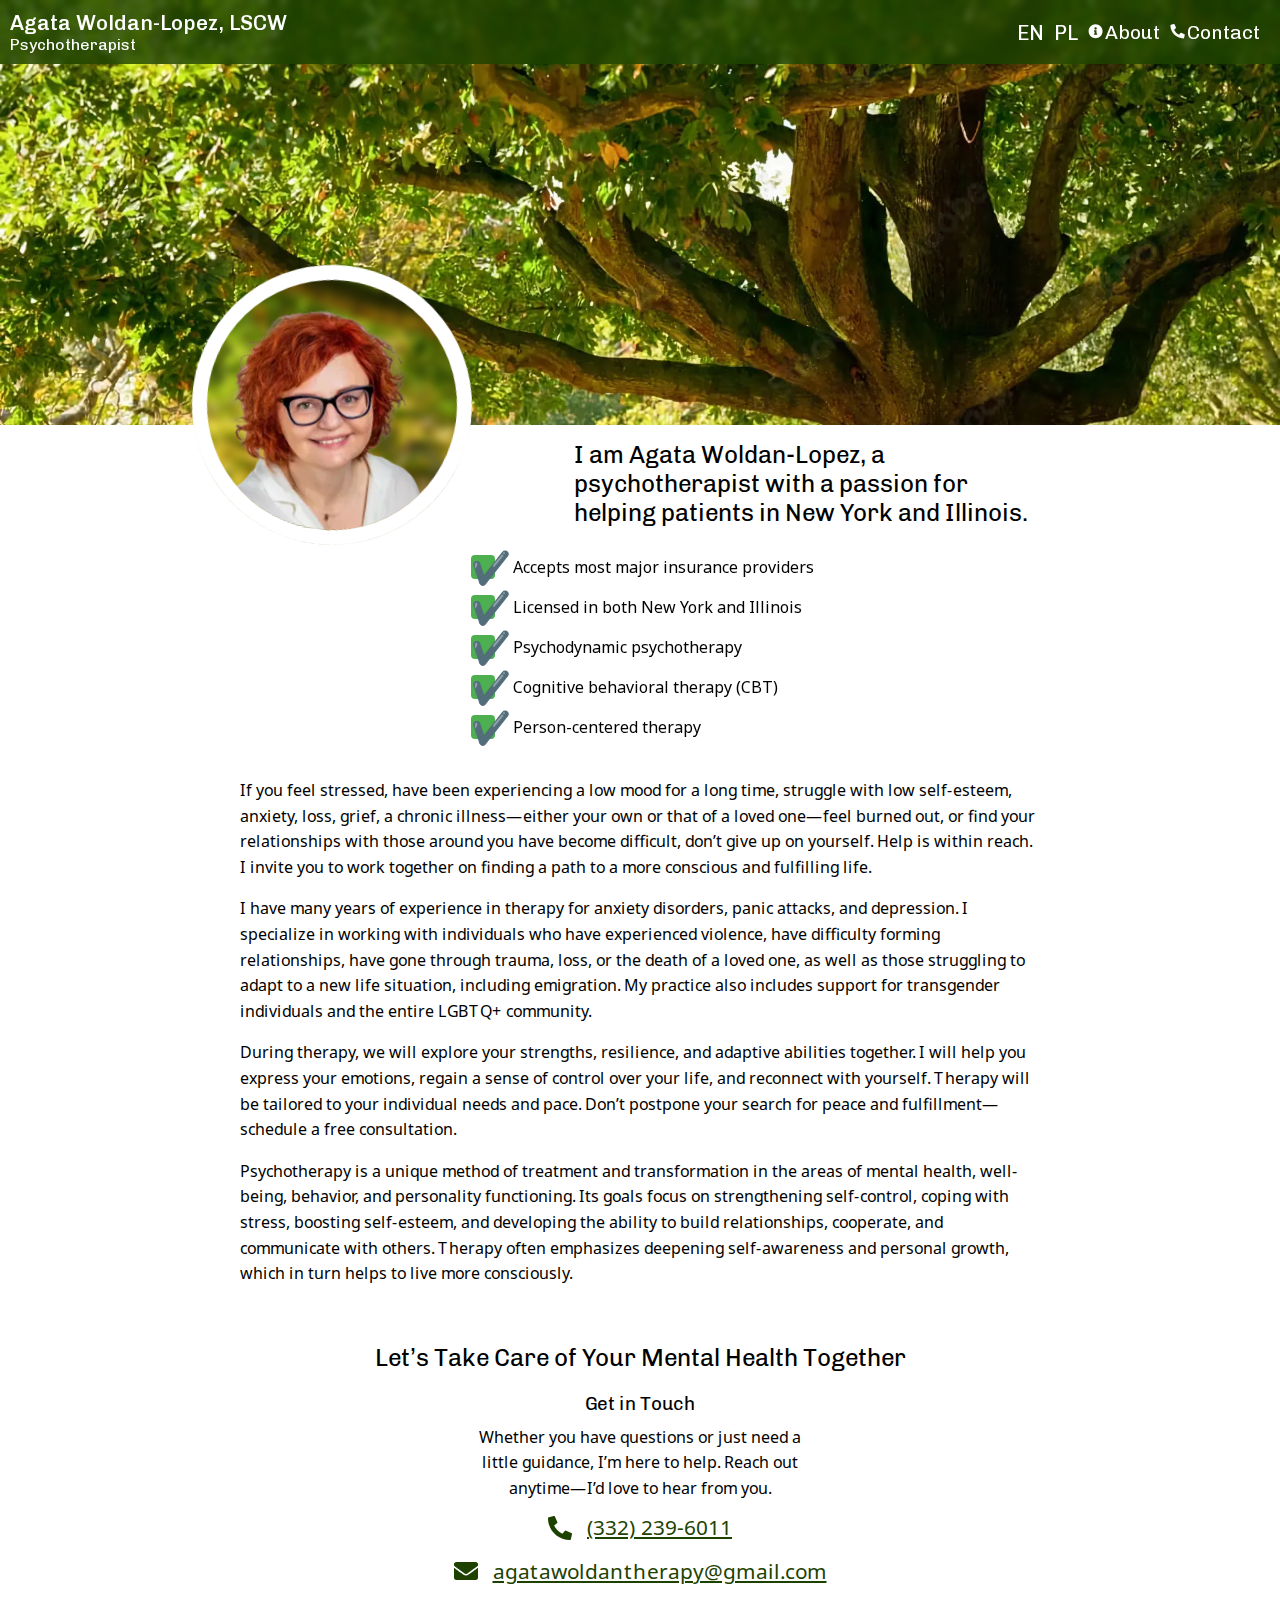
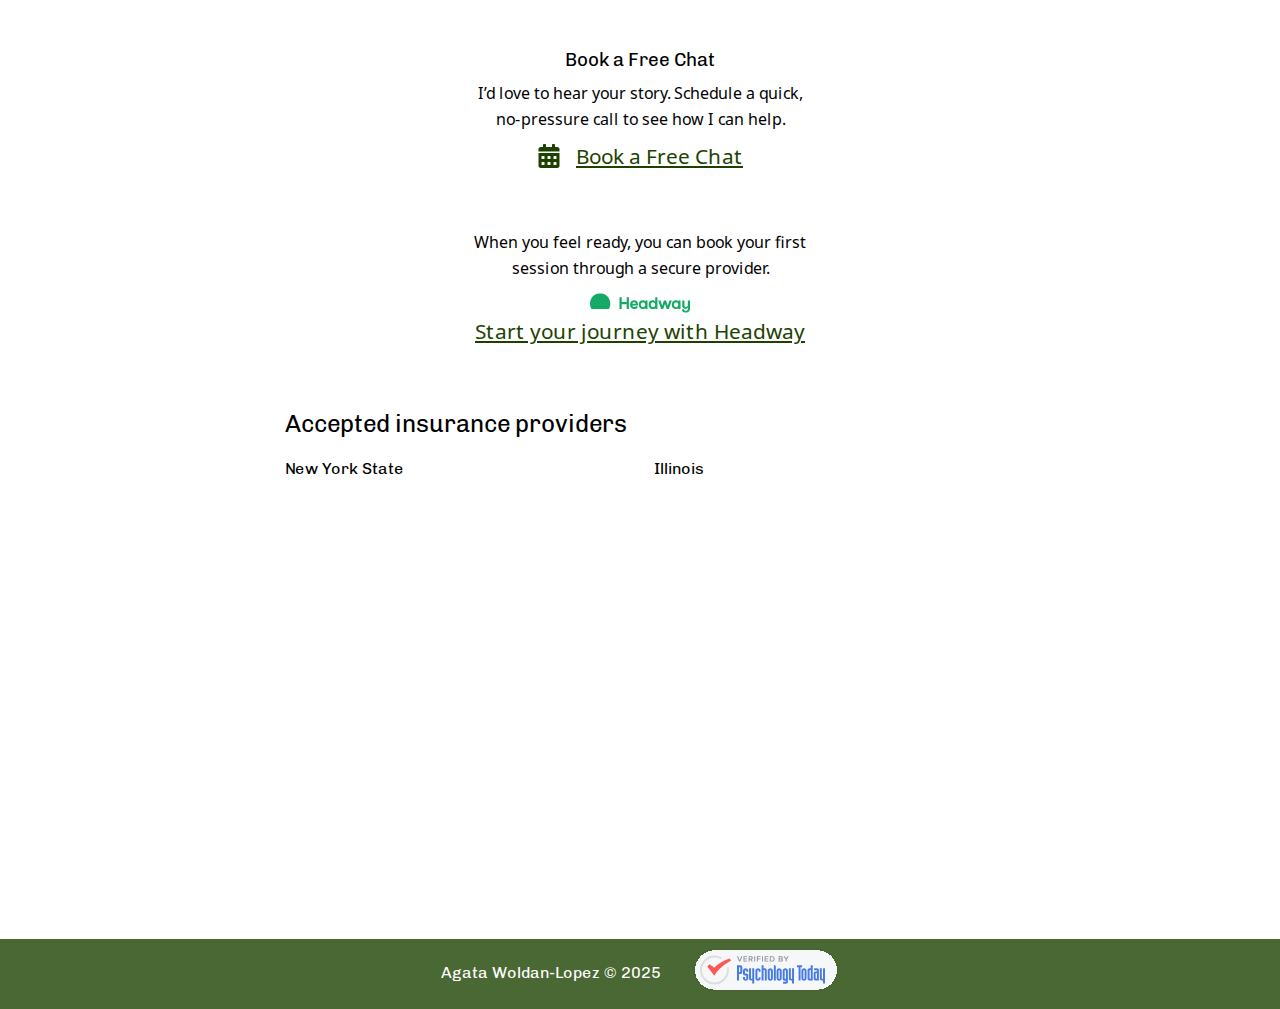
<file: index.html>
<!DOCTYPE html><html><head><meta charSet="utf-8"/><meta name="viewport" content="width=device-width, initial-scale=1"/><link rel="preload" href="/_next/static/media/39498105ba7af3d1-s.p.woff2" as="font" crossorigin="" type="font/woff2"/><link rel="preload" href="/_next/static/media/3d7e6485dea5803d-s.p.woff2" as="font" crossorigin="" type="font/woff2"/><link rel="preload" href="/_next/static/media/c4250770ab8708b6-s.p.woff2" as="font" crossorigin="" type="font/woff2"/><link rel="stylesheet" href="/_next/static/css/830bf93f7df16021.css" data-precedence="next"/><link rel="stylesheet" href="/_next/static/css/e92ddec587a69b70.css" data-precedence="next"/><link rel="stylesheet" href="/_next/static/css/67e086a69d1fabfb.css" data-precedence="next"/><link rel="stylesheet" href="/_next/static/css/207b6c99bd62733a.css" data-precedence="next"/><link rel="stylesheet" href="/_next/static/css/659f2f0772f91899.css" data-precedence="next"/><link rel="preload" as="script" fetchPriority="low" href="/_next/static/chunks/webpack-da99eba6a0b88c59.js"/><script src="/_next/static/chunks/4bd1b696-9d53a45aeb6e92ca.js" async=""></script><script src="/_next/static/chunks/517-3e98ad9a71133c44.js" async=""></script><script src="/_next/static/chunks/main-app-e10a11d2a1965789.js" async=""></script><script src="/_next/static/chunks/173-49aca51766a58652.js" async=""></script><script src="/_next/static/chunks/app/layout-21ab63975698d560.js" async=""></script><script src="/_next/static/chunks/8e1d74a4-7e2faf509ad218c0.js" async=""></script><script src="/_next/static/chunks/621-6c1f7b6820b8ddde.js" async=""></script><script src="/_next/static/chunks/89-d93397acecbb4b84.js" async=""></script><script src="/_next/static/chunks/app/page-e30ef78ab0370c63.js" async=""></script><meta name="next-size-adjust" content=""/><title>Agata Woldan-Lopez</title><meta name="description" content="Experienced psychotherapist with 22 years of practice in New York. Specializes in anxiety disorders, depression, trauma, loss and relationship issues. Offers psychodynamic and cognitive-behavioral therapies tailored to individual needs. Licensed in NY &amp; IL."/><meta name="keywords" content="Psychotherapy, Therapy, Mental Health Support, Individual Therapy, Licensed Therapist, Certified Psychotherapist, LCSW, Licensed Clinical Social Worker, Anxiety Therapy, Depression Therapy, Stress Management, Trauma Therapy, PTSD Therapy, Cognitive Behavioral Therapy (CBT), Psychotherapist in Illinois, Licensed Therapist in Illinois, Psychotherapist in New York, Licensed Therapist in New York, Psychotherapist online, Licensed Therapist online, Psychotherapist in Chicago, Licensed Therapist in Chicago, Online Therapy, Teletherapy, Virtual Counseling, Bilingual Therapist, Polish-Speaking Therapist, Psychoterapia, Terapia, Zdrowie psychiczne, Terapia indywidualna, Licencjonowany terapeuta, Certyfikowany psychoterapeuta, LCSW, Licencjonowany kliniczny pracownik socjalny, Terapia lęku, Terapia depresji, Zarządzanie stresem, Terapia traumy, Terapia PTSD, Terapia poznawczo-behawioralna (CBT), Psychoterapeuta w Nowym Jorku, Psychoterapeutka w Nowym Jorku, Psychoterapeutka w Illinois, Psychoterapeuta online, Psychoterapeuta w Nowym Jorku, Psychoterapeuta w Chicago, Psychoterapeutka w Chicago, Licencjonowany terapeuta w Illinois, Licencjonowany terapeuta w Nowym Jorku, Licencjonowany terapeuta w Chicago, Licencjonowany terapeuta online, Licencjonowana terapeutka w Illinois, Licencjonowana terapeutka w Nowym Jorku, Licencjonowana terapeutka w Chicago, Licencjonowana terapeutka online, Terapia online, Teleterapia, Wirtualna psychoterapia, Terapeuta dwujęzyczny, Terapeuta mówiący po polsku, Terapeutka mówiąca po polsku"/><meta property="og:title" content="Agata Woldan-Lopez"/><meta property="og:description" content="Experienced psychotherapist with 22 years of practice in New York. Specializes in anxiety disorders, depression, trauma, loss and relationship issues. Offers psychodynamic and cognitive-behavioral therapies tailored to individual needs. Licensed in NY &amp; IL."/><meta property="og:url" content="https://agatatherapy.com"/><meta property="og:locale" content="en_US"/><meta property="og:image" content="https://agatatherapy.com/images/nextImageExportOptimizer/profile_hd-opt-640.WEBP"/><meta property="og:image:width" content="1200"/><meta property="og:image:height" content="630"/><meta property="og:image:alt" content="Agata Woldan-Lopez"/><meta property="og:locale:alternate" content="pl_PL"/><meta property="og:type" content="website"/><meta name="twitter:card" content="summary_large_image"/><meta name="twitter:site" content="@AgataTherapy"/><meta name="twitter:title" content="Agata Woldan-Lopez"/><meta name="twitter:description" content="Experienced psychotherapist with 22 years of practice in New York. Specializes in anxiety disorders, depression, trauma, loss and relationship issues. Offers psychodynamic and cognitive-behavioral therapies tailored to individual needs. Licensed in NY &amp; IL."/><meta name="twitter:image" content="https://agatatherapy.com/images/nextImageExportOptimizer/profile_hd-opt-640.WEBP"/><meta name="twitter:image:width" content="1200"/><meta name="twitter:image:height" content="630"/><meta name="twitter:image:alt" content="Agata Woldan-Lopez"/><link rel="icon" href="/images/favicon.png"/><script src="/_next/static/chunks/polyfills-42372ed130431b0a.js" noModule=""></script></head><body class="__variable_48ea4f __variable_89c41b __variable_3883d7 antialiased"><script type="application/ld+json">{"@context":"https://schema.org","@type":"Person","name":"Agata Woldan-Lopez","description":"Experienced psychotherapist with 22 years of practice in New York. Specializes in anxiety disorders, depression, trauma, loss and relationship issues. Offers psychodynamic and cognitive-behavioral therapies tailored to individual needs. Licensed in NY & IL.","url":"https://agatatherapy.com","sameAs":["https://www.psychologytoday.com/us/therapists/agata-woldan-lopez-woodside-ny/1137722"],"image":"https://agatatherapy.com/images/nextImageExportOptimizer/profile_hd-opt-640.WEBP","jobTitle":"Psychotherapist","worksFor":{"@type":"Organization","name":"Agata Therapy"}}</script><div><div><header><div class="header-container"><div><h1>Agata Woldan-Lopez, LSCW</h1><p>Psychotherapist</p></div><div class="left-container"><div class="lang-menu"><a class="lang" href="/">EN</a><a class="lang" href="/polski">PL</a></div><div class="fold-link"><a href="/about"><svg stroke="currentColor" fill="currentColor" stroke-width="0" viewBox="0 0 512 512" height="1em" width="1em" xmlns="http://www.w3.org/2000/svg"><path d="M256 8C119.043 8 8 119.083 8 256c0 136.997 111.043 248 248 248s248-111.003 248-248C504 119.083 392.957 8 256 8zm0 110c23.196 0 42 18.804 42 42s-18.804 42-42 42-42-18.804-42-42 18.804-42 42-42zm56 254c0 6.627-5.373 12-12 12h-88c-6.627 0-12-5.373-12-12v-24c0-6.627 5.373-12 12-12h12v-64h-12c-6.627 0-12-5.373-12-12v-24c0-6.627 5.373-12 12-12h64c6.627 0 12 5.373 12 12v100h12c6.627 0 12 5.373 12 12v24z"></path></svg><span>About</span></a></div><div class="fold-link"><a href="#contact"><svg stroke="currentColor" fill="currentColor" stroke-width="0" viewBox="0 0 512 512" height="1em" width="1em" xmlns="http://www.w3.org/2000/svg"><path d="M497.39 361.8l-112-48a24 24 0 0 0-28 6.9l-49.6 60.6A370.66 370.66 0 0 1 130.6 204.11l60.6-49.6a23.94 23.94 0 0 0 6.9-28l-48-112A24.16 24.16 0 0 0 122.6.61l-104 24A24 24 0 0 0 0 48c0 256.5 207.9 464 464 464a24 24 0 0 0 23.4-18.6l24-104a24.29 24.29 0 0 0-14.01-27.6z"></path></svg><span>Contact</span></a></div><div class="fold-button"><div class="hamburger-react" aria-expanded="false" role="button" style="cursor:pointer;height:48px;position:relative;transition:0.4s cubic-bezier(0, 0, 0, 1);user-select:none;width:48px;outline:none" tabindex="0"><div style="background:#fff;height:2px;left:12px;position:absolute;width:12px;border-radius:undefined 0 0 undefined;top:16px;transition:0.4s cubic-bezier(0, 0, 0, 1);transform:none"></div><div style="background:#fff;height:2px;left:50%;position:absolute;width:12px;border-radius:0 undefined undefined 0;top:16px;transition:0.4s cubic-bezier(0, 0, 0, 1);transform:none"></div><div style="background:#fff;height:2px;left:12px;position:absolute;width:12px;border-radius:undefined 0 0 undefined;top:23px;transition:0.4s cubic-bezier(0, 0, 0, 1);opacity:1;transform:none"></div><div style="background:#fff;height:2px;left:50%;position:absolute;width:12px;border-radius:0 undefined undefined 0;top:23px;transition:0.4s cubic-bezier(0, 0, 0, 1);opacity:1;transform:none"></div><div style="background:#fff;height:2px;left:12px;position:absolute;width:12px;border-radius:undefined 0 0 undefined;top:30px;transition:0.4s cubic-bezier(0, 0, 0, 1);transform:none"></div><div style="background:#fff;height:2px;left:50%;position:absolute;width:12px;border-radius:0 undefined undefined 0;top:30px;transition:0.4s cubic-bezier(0, 0, 0, 1);transform:none"></div></div></div></div></div></header><div class="menu"><ul><li><a href="/about"><svg stroke="currentColor" fill="currentColor" stroke-width="0" viewBox="0 0 512 512" height="1em" width="1em" xmlns="http://www.w3.org/2000/svg"><path d="M256 8C119.043 8 8 119.083 8 256c0 136.997 111.043 248 248 248s248-111.003 248-248C504 119.083 392.957 8 256 8zm0 110c23.196 0 42 18.804 42 42s-18.804 42-42 42-42-18.804-42-42 18.804-42 42-42zm56 254c0 6.627-5.373 12-12 12h-88c-6.627 0-12-5.373-12-12v-24c0-6.627 5.373-12 12-12h12v-64h-12c-6.627 0-12-5.373-12-12v-24c0-6.627 5.373-12 12-12h64c6.627 0 12 5.373 12 12v100h12c6.627 0 12 5.373 12 12v24z"></path></svg><span>About</span></a></li><li><a href="#contact"><svg stroke="currentColor" fill="currentColor" stroke-width="0" viewBox="0 0 512 512" height="1em" width="1em" xmlns="http://www.w3.org/2000/svg"><path d="M497.39 361.8l-112-48a24 24 0 0 0-28 6.9l-49.6 60.6A370.66 370.66 0 0 1 130.6 204.11l60.6-49.6a23.94 23.94 0 0 0 6.9-28l-48-112A24.16 24.16 0 0 0 122.6.61l-104 24A24 24 0 0 0 0 48c0 256.5 207.9 464 464 464a24 24 0 0 0 23.4-18.6l24-104a24.29 24.29 0 0 0-14.01-27.6z"></path></svg><span>Contact</span></a></li></ul></div></div><main><div class="banner"><img alt="Background image" aria-hidden="true" id="background-picture" loading="lazy" width="1930" height="1334" decoding="async" data-nimg="1" style="color:transparent;background-size:cover;background-position:50% 50%;background-repeat:no-repeat;background-image:url(&quot;/images/nextImageExportOptimizer/banner-hd-opt-10.WEBP&quot;)" srcSet="/images/nextImageExportOptimizer/banner-hd-opt-2048.WEBP 1x, /images/nextImageExportOptimizer/banner-hd-opt-3840.WEBP 2x" src="/images/nextImageExportOptimizer/banner-hd-opt-3840.WEBP"/></div><img alt="Agata Woldan-Lopez&#x27;s profile picture" aria-hidden="true" id="profile-picture" data-aos="fade-right" loading="lazy" width="250" height="250" decoding="async" data-nimg="1" style="color:transparent;background-size:cover;background-position:50% 50%;background-repeat:no-repeat;background-image:url(&quot;/images/nextImageExportOptimizer/profile_hd-opt-10.WEBP&quot;)" srcSet="/images/nextImageExportOptimizer/profile_hd-opt-256.WEBP 1x, /images/nextImageExportOptimizer/profile_hd-opt-640.WEBP 2x" src="/images/nextImageExportOptimizer/profile_hd-opt-640.WEBP"/><div class="main-text"><div class="closest-to-profile-text"><section><h2>I am Agata Woldan-Lopez, a psychotherapist with a passion for helping patients in New York and Illinois.</h2></section></div><div class="checkbox-list"><div class="checkbox-item" data-aos="fade-left"><input type="checkbox" readOnly="" class="styled-checkbox" checked=""/><label>Accepts most major insurance providers</label></div><div class="checkbox-item" data-aos="fade-left"><input type="checkbox" readOnly="" class="styled-checkbox" checked=""/><label>Licensed in both New York and Illinois</label></div><div class="checkbox-item" data-aos="fade-left"><input type="checkbox" readOnly="" class="styled-checkbox" checked=""/><label>Psychodynamic psychotherapy</label></div><div class="checkbox-item" data-aos="fade-left"><input type="checkbox" readOnly="" class="styled-checkbox" checked=""/><label>Cognitive behavioral therapy (CBT)</label></div><div class="checkbox-item" data-aos="fade-left"><input type="checkbox" readOnly="" class="styled-checkbox" checked=""/><label>Person-centered therapy</label></div></div><section><p>If you feel stressed, have been experiencing a low mood for a long time, struggle with low self-esteem, anxiety, loss, grief, a chronic illness—either your own or that of a loved one—feel burned out, or find your relationships with those around you have become difficult, don’t give up on yourself. Help is within reach. I invite you to work together on finding a path to a more conscious and fulfilling life.</p><p>I have many years of experience in therapy for anxiety disorders, panic attacks, and depression. I specialize in working with individuals who have experienced violence, have difficulty forming relationships, have gone through trauma, loss, or the death of a loved one, as well as those struggling to adapt to a new life situation, including emigration. My practice also includes support for transgender individuals and the entire LGBTQ+ community.</p><p>During therapy, we will explore your strengths, resilience, and adaptive abilities together. I will help you express your emotions, regain a sense of control over your life, and reconnect with yourself. Therapy will be tailored to your individual needs and pace. Don’t postpone your search for peace and fulfillment—schedule a free consultation.</p><p>Psychotherapy is a unique method of treatment and transformation in the areas of mental health, well-being, behavior, and personality functioning. Its goals focus on strengthening self-control, coping with stress, boosting self-esteem, and developing the ability to build relationships, cooperate, and communicate with others. Therapy often emphasizes deepening self-awareness and personal growth, which in turn helps to live more consciously.

</p></section><section><div class="callToAction-container" id="contact"><h2>Let’s Take Care of Your Mental Health Together</h2><div class="contact-page"><div class="contact-info"><h3>Get in Touch</h3><p>Whether you have questions or just need a little guidance, I’m here to help. Reach out anytime—I’d love to hear from you.</p><div class="contact-item"><svg stroke="currentColor" fill="currentColor" stroke-width="0" viewBox="0 0 512 512" height="24" width="24" xmlns="http://www.w3.org/2000/svg"><path d="M497.39 361.8l-112-48a24 24 0 0 0-28 6.9l-49.6 60.6A370.66 370.66 0 0 1 130.6 204.11l60.6-49.6a23.94 23.94 0 0 0 6.9-28l-48-112A24.16 24.16 0 0 0 122.6.61l-104 24A24 24 0 0 0 0 48c0 256.5 207.9 464 464 464a24 24 0 0 0 23.4-18.6l24-104a24.29 24.29 0 0 0-14.01-27.6z"></path></svg><a href="tel:(332) 239-6011"><p>(332) 239-6011</p></a></div><div class="contact-item"><svg stroke="currentColor" fill="currentColor" stroke-width="0" viewBox="0 0 512 512" height="24" width="24" xmlns="http://www.w3.org/2000/svg"><path d="M502.3 190.8c3.9-3.1 9.7-.2 9.7 4.7V400c0 26.5-21.5 48-48 48H48c-26.5 0-48-21.5-48-48V195.6c0-5 5.7-7.8 9.7-4.7 22.4 17.4 52.1 39.5 154.1 113.6 21.1 15.4 56.7 47.8 92.2 47.6 35.7.3 72-32.8 92.3-47.6 102-74.1 131.6-96.3 154-113.7zM256 320c23.2.4 56.6-29.2 73.4-41.4 132.7-96.3 142.8-104.7 173.4-128.7 5.8-4.5 9.2-11.5 9.2-18.9v-19c0-26.5-21.5-48-48-48H48C21.5 64 0 85.5 0 112v19c0 7.4 3.4 14.3 9.2 18.9 30.6 23.9 40.7 32.4 173.4 128.7 16.8 12.2 50.2 41.8 73.4 41.4z"></path></svg><a href="mailto:agatawoldantherapy@gmail.com"><p>agatawoldantherapy@gmail.com</p></a></div></div><div class="contact-info"><h3>Book a Free Chat</h3><p>I’d love to hear your story. Schedule a quick, no-pressure call to see how I can help.</p><div class="contact-item"><svg stroke="currentColor" fill="currentColor" stroke-width="0" viewBox="0 0 448 512" height="24" width="24" xmlns="http://www.w3.org/2000/svg"><path d="M0 464c0 26.5 21.5 48 48 48h352c26.5 0 48-21.5 48-48V192H0v272zm320-196c0-6.6 5.4-12 12-12h40c6.6 0 12 5.4 12 12v40c0 6.6-5.4 12-12 12h-40c-6.6 0-12-5.4-12-12v-40zm0 128c0-6.6 5.4-12 12-12h40c6.6 0 12 5.4 12 12v40c0 6.6-5.4 12-12 12h-40c-6.6 0-12-5.4-12-12v-40zM192 268c0-6.6 5.4-12 12-12h40c6.6 0 12 5.4 12 12v40c0 6.6-5.4 12-12 12h-40c-6.6 0-12-5.4-12-12v-40zm0 128c0-6.6 5.4-12 12-12h40c6.6 0 12 5.4 12 12v40c0 6.6-5.4 12-12 12h-40c-6.6 0-12-5.4-12-12v-40zM64 268c0-6.6 5.4-12 12-12h40c6.6 0 12 5.4 12 12v40c0 6.6-5.4 12-12 12H76c-6.6 0-12-5.4-12-12v-40zm0 128c0-6.6 5.4-12 12-12h40c6.6 0 12 5.4 12 12v40c0 6.6-5.4 12-12 12H76c-6.6 0-12-5.4-12-12v-40zM400 64h-48V16c0-8.8-7.2-16-16-16h-32c-8.8 0-16 7.2-16 16v48H160V16c0-8.8-7.2-16-16-16h-32c-8.8 0-16 7.2-16 16v48H48C21.5 64 0 85.5 0 112v48h448v-48c0-26.5-21.5-48-48-48z"></path></svg><a target="_blank" rel="noopener noreferrer" href="https://calendly.com/agatawoldantherapy/15-minute-meeting">Book a Free Chat</a></div></div><div class="contact-info"><p>When you feel ready, you can book your first session through a secure provider.</p><div class="contact-item"><a class="final-link" href="https://care.headway.co/providers/agata-woldan-lopez"><img alt="Headway logo" loading="lazy" width="100" height="24" decoding="async" data-nimg="1" class="headway-logo" style="color:transparent;background-size:cover;background-position:50% 50%;background-repeat:no-repeat;background-image:url(&quot;data:image/svg+xml;charset=utf-8,%3Csvg xmlns=&#x27;http://www.w3.org/2000/svg&#x27; viewBox=&#x27;0 0 100 24&#x27;%3E%3Cfilter id=&#x27;b&#x27; color-interpolation-filters=&#x27;sRGB&#x27;%3E%3CfeGaussianBlur stdDeviation=&#x27;20&#x27;/%3E%3CfeColorMatrix values=&#x27;1 0 0 0 0 0 1 0 0 0 0 0 1 0 0 0 0 0 100 -1&#x27; result=&#x27;s&#x27;/%3E%3CfeFlood x=&#x27;0&#x27; y=&#x27;0&#x27; width=&#x27;100%25&#x27; height=&#x27;100%25&#x27;/%3E%3CfeComposite operator=&#x27;out&#x27; in=&#x27;s&#x27;/%3E%3CfeComposite in2=&#x27;SourceGraphic&#x27;/%3E%3CfeGaussianBlur stdDeviation=&#x27;20&#x27;/%3E%3C/filter%3E%3Cimage width=&#x27;100%25&#x27; height=&#x27;100%25&#x27; x=&#x27;0&#x27; y=&#x27;0&#x27; preserveAspectRatio=&#x27;none&#x27; style=&#x27;filter: url(%23b);&#x27; href=&#x27;/images/logo/headway.svg&#x27;/%3E%3C/svg%3E&quot;)" src="/images/logo/headway.svg"/><p>Start your journey with Headway</p></a></div></div></div></div><h2>Accepted insurance providers</h2><div class="insurance-box"><div><h4>New York State</h4><div class="checkbox-list"><div class="checkbox-item" data-aos="fade-left"><input type="checkbox" readOnly="" class="styled-checkbox" checked=""/><label>Aetna</label></div><div class="checkbox-item" data-aos="fade-left"><input type="checkbox" readOnly="" class="styled-checkbox" checked=""/><label>Anthem Blue Cross and Blue Shield</label></div><div class="checkbox-item" data-aos="fade-left"><input type="checkbox" readOnly="" class="styled-checkbox" checked=""/><label>Blue Cross and Blue Shield of Illinois</label></div><div class="checkbox-item" data-aos="fade-left"><input type="checkbox" readOnly="" class="styled-checkbox" checked=""/><label>Blue Cross Blue Shield of Massachusetts</label></div><div class="checkbox-item" data-aos="fade-left"><input type="checkbox" readOnly="" class="styled-checkbox" checked=""/><label>Carelon Behavioral Health</label></div><div class="checkbox-item" data-aos="fade-left"><input type="checkbox" readOnly="" class="styled-checkbox" checked=""/><label>Cigna</label></div><div class="checkbox-item" data-aos="fade-left"><input type="checkbox" readOnly="" class="styled-checkbox" checked=""/><label>Oscar</label></div><div class="checkbox-item" data-aos="fade-left"><input type="checkbox" readOnly="" class="styled-checkbox" checked=""/><label>Oxford</label></div><div class="checkbox-item" data-aos="fade-left"><input type="checkbox" readOnly="" class="styled-checkbox" checked=""/><label>Quest Behavioral Health</label></div><div class="checkbox-item" data-aos="fade-left"><input type="checkbox" readOnly="" class="styled-checkbox" checked=""/><label>UnitedHealthcare</label></div><div class="checkbox-item" data-aos="fade-left"><input type="checkbox" readOnly="" class="styled-checkbox" checked=""/><label>Unitedhealthcare Medicare Advantage</label></div></div></div><div><h4>Illinois</h4><div class="checkbox-list"><div class="checkbox-item" data-aos="fade-left"><input type="checkbox" readOnly="" class="styled-checkbox" checked=""/><label>Aetna</label></div><div class="checkbox-item" data-aos="fade-left"><input type="checkbox" readOnly="" class="styled-checkbox" checked=""/><label>Anthem Blue Cross and Blue Shield</label></div><div class="checkbox-item" data-aos="fade-left"><input type="checkbox" readOnly="" class="styled-checkbox" checked=""/><label>Blue Cross and Blue Shield of Illinois</label></div><div class="checkbox-item" data-aos="fade-left"><input type="checkbox" readOnly="" class="styled-checkbox" checked=""/><label>Carelon Behavioral Health</label></div><div class="checkbox-item" data-aos="fade-left"><input type="checkbox" readOnly="" class="styled-checkbox" checked=""/><label>Cigna</label></div><div class="checkbox-item" data-aos="fade-left"><input type="checkbox" readOnly="" class="styled-checkbox" checked=""/><label>Oscar</label></div><div class="checkbox-item" data-aos="fade-left"><input type="checkbox" readOnly="" class="styled-checkbox" checked=""/><label>Oxford</label></div><div class="checkbox-item" data-aos="fade-left"><input type="checkbox" readOnly="" class="styled-checkbox" checked=""/><label>Quest Behavioral Health</label></div><div class="checkbox-item" data-aos="fade-left"><input type="checkbox" readOnly="" class="styled-checkbox" checked=""/><label>UnitedHealthcare</label></div><div class="checkbox-item" data-aos="fade-left"><input type="checkbox" readOnly="" class="styled-checkbox" checked=""/><label>Offering sliding scale pricing</label></div></div></div></div></section></div></main></div><footer><div class="footer-container"><p>Agata Woldan-Lopez © <!-- -->2025</p><a class="verified-pt" href="https://www.psychologytoday.com/us/therapists/agata-woldan-lopez-woodside-ny/1137722">Psychology Today Verified</a></div></footer><script src="/_next/static/chunks/webpack-da99eba6a0b88c59.js" async=""></script><script>(self.__next_f=self.__next_f||[]).push([0])</script><script>self.__next_f.push([1,"1:\"$Sreact.fragment\"\n2:I[2666,[\"173\",\"static/chunks/173-49aca51766a58652.js\",\"177\",\"static/chunks/app/layout-21ab63975698d560.js\"],\"AOSInit\"]\n3:I[5244,[],\"\"]\n4:I[3866,[],\"\"]\n5:I[8173,[\"173\",\"static/chunks/173-49aca51766a58652.js\",\"177\",\"static/chunks/app/layout-21ab63975698d560.js\"],\"\"]\n6:I[7033,[],\"ClientPageRoot\"]\n7:I[9809,[\"711\",\"static/chunks/8e1d74a4-7e2faf509ad218c0.js\",\"173\",\"static/chunks/173-49aca51766a58652.js\",\"621\",\"static/chunks/621-6c1f7b6820b8ddde.js\",\"89\",\"static/chunks/89-d93397acecbb4b84.js\",\"974\",\"static/chunks/app/page-e30ef78ab0370c63.js\"],\"default\"]\na:I[6213,[],\"OutletBoundary\"]\nc:I[6213,[],\"MetadataBoundary\"]\ne:I[6213,[],\"ViewportBoundary\"]\n10:I[4835,[],\"\"]\n:HL[\"/_next/static/media/39498105ba7af3d1-s.p.woff2\",\"font\",{\"crossOrigin\":\"\",\"type\":\"font/woff2\"}]\n:HL[\"/_next/static/media/3d7e6485dea5803d-s.p.woff2\",\"font\",{\"crossOrigin\":\"\",\"type\":\"font/woff2\"}]\n:HL[\"/_next/static/media/c4250770ab8708b6-s.p.woff2\",\"font\",{\"crossOrigin\":\"\",\"type\":\"font/woff2\"}]\n:HL[\"/_next/static/css/830bf93f7df16021.css\",\"style\"]\n:HL[\"/_next/static/css/e92ddec587a69b70.css\",\"style\"]\n:HL[\"/_next/static/css/67e086a69d1fabfb.css\",\"style\"]\n:HL[\"/_next/static/css/207b6c99bd62733a.css\",\"style\"]\n:HL[\"/_next/static/css/659f2f0772f91899.css\",\"style\"]\n"])</script><script>self.__next_f.push([1,"0:{\"P\":null,\"b\":\"M3_9vqrAM212BPVxav7_y\",\"p\":\"\",\"c\":[\"\",\"\"],\"i\":false,\"f\":[[[\"\",{\"children\":[\"__PAGE__\",{}]},\"$undefined\",\"$undefined\",true],[\"\",[\"$\",\"$1\",\"c\",{\"children\":[[[\"$\",\"link\",\"0\",{\"rel\":\"stylesheet\",\"href\":\"/_next/static/css/830bf93f7df16021.css\",\"precedence\":\"next\",\"crossOrigin\":\"$undefined\",\"nonce\":\"$undefined\"}],[\"$\",\"link\",\"1\",{\"rel\":\"stylesheet\",\"href\":\"/_next/static/css/e92ddec587a69b70.css\",\"precedence\":\"next\",\"crossOrigin\":\"$undefined\",\"nonce\":\"$undefined\"}]],[\"$\",\"html\",null,{\"children\":[[\"$\",\"$L2\",null,{}],[\"$\",\"body\",null,{\"className\":\"__variable_48ea4f __variable_89c41b __variable_3883d7 antialiased\",\"children\":[[\"$\",\"script\",null,{\"type\":\"application/ld+json\",\"children\":\"{\\\"@context\\\":\\\"https://schema.org\\\",\\\"@type\\\":\\\"Person\\\",\\\"name\\\":\\\"Agata Woldan-Lopez\\\",\\\"description\\\":\\\"Experienced psychotherapist with 22 years of practice in New York. Specializes in anxiety disorders, depression, trauma, loss and relationship issues. Offers psychodynamic and cognitive-behavioral therapies tailored to individual needs. Licensed in NY \u0026 IL.\\\",\\\"url\\\":\\\"https://agatatherapy.com\\\",\\\"sameAs\\\":[\\\"https://www.psychologytoday.com/us/therapists/agata-woldan-lopez-woodside-ny/1137722\\\"],\\\"image\\\":\\\"https://agatatherapy.com/images/nextImageExportOptimizer/profile_hd-opt-640.WEBP\\\",\\\"jobTitle\\\":\\\"Psychotherapist\\\",\\\"worksFor\\\":{\\\"@type\\\":\\\"Organization\\\",\\\"name\\\":\\\"Agata Therapy\\\"}}\"}],[\"$\",\"$L3\",null,{\"parallelRouterKey\":\"children\",\"segmentPath\":[\"children\"],\"error\":\"$undefined\",\"errorStyles\":\"$undefined\",\"errorScripts\":\"$undefined\",\"template\":[\"$\",\"$L4\",null,{}],\"templateStyles\":\"$undefined\",\"templateScripts\":\"$undefined\",\"notFound\":[[],[[\"$\",\"title\",null,{\"children\":\"404: This page could not be found.\"}],[\"$\",\"div\",null,{\"style\":{\"fontFamily\":\"system-ui,\\\"Segoe UI\\\",Roboto,Helvetica,Arial,sans-serif,\\\"Apple Color Emoji\\\",\\\"Segoe UI Emoji\\\"\",\"height\":\"100vh\",\"textAlign\":\"center\",\"display\":\"flex\",\"flexDirection\":\"column\",\"alignItems\":\"center\",\"justifyContent\":\"center\"},\"children\":[\"$\",\"div\",null,{\"children\":[[\"$\",\"style\",null,{\"dangerouslySetInnerHTML\":{\"__html\":\"body{color:#000;background:#fff;margin:0}.next-error-h1{border-right:1px solid rgba(0,0,0,.3)}@media (prefers-color-scheme:dark){body{color:#fff;background:#000}.next-error-h1{border-right:1px solid rgba(255,255,255,.3)}}\"}}],[\"$\",\"h1\",null,{\"className\":\"next-error-h1\",\"style\":{\"display\":\"inline-block\",\"margin\":\"0 20px 0 0\",\"padding\":\"0 23px 0 0\",\"fontSize\":24,\"fontWeight\":500,\"verticalAlign\":\"top\",\"lineHeight\":\"49px\"},\"children\":404}],[\"$\",\"div\",null,{\"style\":{\"display\":\"inline-block\"},\"children\":[\"$\",\"h2\",null,{\"style\":{\"fontSize\":14,\"fontWeight\":400,\"lineHeight\":\"49px\",\"margin\":0},\"children\":\"This page could not be found.\"}]}]]}]}]]],\"forbidden\":\"$undefined\",\"unauthorized\":\"$undefined\"}],[\"$\",\"footer\",null,{\"children\":[\"$\",\"div\",null,{\"className\":\"footer-container\",\"children\":[[\"$\",\"p\",null,{\"children\":[\"Agata Woldan-Lopez © \",2025]}],[\"$\",\"$L5\",null,{\"href\":\"https://www.psychologytoday.com/us/therapists/agata-woldan-lopez-woodside-ny/1137722\",\"className\":\"verified-pt\",\"children\":\"Psychology Today Verified\"}]]}]}]]}]]}]]}],{\"children\":[\"__PAGE__\",[\"$\",\"$1\",\"c\",{\"children\":[[\"$\",\"$L6\",null,{\"Component\":\"$7\",\"searchParams\":{},\"params\":{},\"promises\":[\"$@8\",\"$@9\"]}],[[\"$\",\"link\",\"0\",{\"rel\":\"stylesheet\",\"href\":\"/_next/static/css/67e086a69d1fabfb.css\",\"precedence\":\"next\",\"crossOrigin\":\"$undefined\",\"nonce\":\"$undefined\"}],[\"$\",\"link\",\"1\",{\"rel\":\"stylesheet\",\"href\":\"/_next/static/css/207b6c99bd62733a.css\",\"precedence\":\"next\",\"crossOrigin\":\"$undefined\",\"nonce\":\"$undefined\"}],[\"$\",\"link\",\"2\",{\"rel\":\"stylesheet\",\"href\":\"/_next/static/css/659f2f0772f91899.css\",\"precedence\":\"next\",\"crossOrigin\":\"$undefined\",\"nonce\":\"$undefined\"}]],[\"$\",\"$La\",null,{\"children\":\"$Lb\"}]]}],{},null,false]},null,false],[\"$\",\"$1\",\"h\",{\"children\":[null,[\"$\",\"$1\",\"NQ_hEcQ19E7tR4xmEf3rS\",{\"children\":[[\"$\",\"$Lc\",null,{\"children\":\"$Ld\"}],[\"$\",\"$Le\",null,{\"children\":\"$Lf\"}],[\"$\",\"meta\",null,{\"name\":\"next-size-adjust\",\"content\":\"\"}]]}]]}],false]],\"m\":\"$undefined\",\"G\":[\"$10\",\"$undefined\"],\"s\":false,\"S\":true}\n"])</script><script>self.__next_f.push([1,"8:{}\n9:{}\n"])</script><script>self.__next_f.push([1,"f:[[\"$\",\"meta\",\"0\",{\"name\":\"viewport\",\"content\":\"width=device-width, initial-scale=1\"}]]\n11:T602,Psychotherapy, Therapy, Mental Health Support, Individual Therapy, Licensed Therapist, Certified Psychotherapist, LCSW, Licensed Clinical Social Worker, Anxiety Therapy, Depression Therapy, Stress Management, Trauma Therapy, PTSD Therapy, Cognitive Behavioral Therapy (CBT), Psychotherapist in Illinois, Licensed Therapist in Illinois, Psychotherapist in New York, Licensed Therapist in New York, Psychotherapist online, Licensed Therapist online, Psychotherapist in Chicago, Licensed Therapist in Chicago, Online Therapy, Teletherapy, Virtual Counseling, Bilingual Therapist, Polish-Speaking Therapist, Psychoterapia, Terapia, Zdrowie psychiczne, Terapia indywidualna, Licencjonowany terapeuta, Certyfikowany psychoterapeuta, LCSW, Licencjonowany kliniczny pracownik socjalny, Terapia lęku, Terapia depresji, Zarządzanie stresem, Terapia traumy, Terapia PTSD, Terapia poznawczo-behawioralna (CBT), Psychoterapeuta w Nowym Jorku, Psychoterapeutka w Nowym Jorku, Psychoterapeutka w Illinois, Psychoterapeuta online, Psychoterapeuta w Nowym Jorku, Psychoterapeuta w Chicago, Psychoterapeutka w Chicago, Licencjonowany terapeuta w Illinois, Licencjonowany terapeuta w Nowym Jorku, Licencjonowany terapeuta w Chicago, Licencjonowany terapeuta online, Licencjonowana terapeutka w Illinois, Licencjonowana terapeutka w Nowym Jorku, Licencjonowana terapeutka w Chicago, Licencjonowana terapeutka online, Terapia online, Teleterapia, Wirtualna psychoterapia, Terapeuta dwujęzyczny, Terapeuta mówiący po polsku, Terapeutka mówiąca po polsku"])</script><script>self.__next_f.push([1,"d:[[\"$\",\"meta\",\"0\",{\"charSet\":\"utf-8\"}],[\"$\",\"title\",\"1\",{\"children\":\"Agata Woldan-Lopez\"}],[\"$\",\"meta\",\"2\",{\"name\":\"description\",\"content\":\"Experienced psychotherapist with 22 years of practice in New York. Specializes in anxiety disorders, depression, trauma, loss and relationship issues. Offers psychodynamic and cognitive-behavioral therapies tailored to individual needs. Licensed in NY \u0026 IL.\"}],[\"$\",\"meta\",\"3\",{\"name\":\"keywords\",\"content\":\"$11\"}],[\"$\",\"meta\",\"4\",{\"property\":\"og:title\",\"content\":\"Agata Woldan-Lopez\"}],[\"$\",\"meta\",\"5\",{\"property\":\"og:description\",\"content\":\"Experienced psychotherapist with 22 years of practice in New York. Specializes in anxiety disorders, depression, trauma, loss and relationship issues. Offers psychodynamic and cognitive-behavioral therapies tailored to individual needs. Licensed in NY \u0026 IL.\"}],[\"$\",\"meta\",\"6\",{\"property\":\"og:url\",\"content\":\"https://agatatherapy.com\"}],[\"$\",\"meta\",\"7\",{\"property\":\"og:locale\",\"content\":\"en_US\"}],[\"$\",\"meta\",\"8\",{\"property\":\"og:image\",\"content\":\"https://agatatherapy.com/images/nextImageExportOptimizer/profile_hd-opt-640.WEBP\"}],[\"$\",\"meta\",\"9\",{\"property\":\"og:image:width\",\"content\":\"1200\"}],[\"$\",\"meta\",\"10\",{\"property\":\"og:image:height\",\"content\":\"630\"}],[\"$\",\"meta\",\"11\",{\"property\":\"og:image:alt\",\"content\":\"Agata Woldan-Lopez\"}],[\"$\",\"meta\",\"12\",{\"property\":\"og:locale:alternate\",\"content\":\"pl_PL\"}],[\"$\",\"meta\",\"13\",{\"property\":\"og:type\",\"content\":\"website\"}],[\"$\",\"meta\",\"14\",{\"name\":\"twitter:card\",\"content\":\"summary_large_image\"}],[\"$\",\"meta\",\"15\",{\"name\":\"twitter:site\",\"content\":\"@AgataTherapy\"}],[\"$\",\"meta\",\"16\",{\"name\":\"twitter:title\",\"content\":\"Agata Woldan-Lopez\"}],[\"$\",\"meta\",\"17\",{\"name\":\"twitter:description\",\"content\":\"Experienced psychotherapist with 22 years of practice in New York. Specializes in anxiety disorders, depression, trauma, loss and relationship issues. Offers psychodynamic and cognitive-behavioral therapies tailored to individual needs. Licensed in NY \u0026 IL.\"}],[\"$\",\"meta\",\"18\",{\"name\":\"twitter:image\",\"content\":\"https://agatatherapy.com/images/nextImageExportOptimizer/profile_hd-opt-640.WEBP\"}],[\"$\",\"meta\",\"19\",{\"name\":\"twitter:image:width\",\"content\":\"1200\"}],[\"$\",\"meta\",\"20\",{\"name\":\"twitter:image:height\",\"content\":\"630\"}],[\"$\",\"meta\",\"21\",{\"name\":\"twitter:image:alt\",\"content\":\"Agata Woldan-Lopez\"}],[\"$\",\"link\",\"22\",{\"rel\":\"icon\",\"href\":\"/images/favicon.png\"}]]\n"])</script><script>self.__next_f.push([1,"b:null\n"])</script></body></html>
</file>
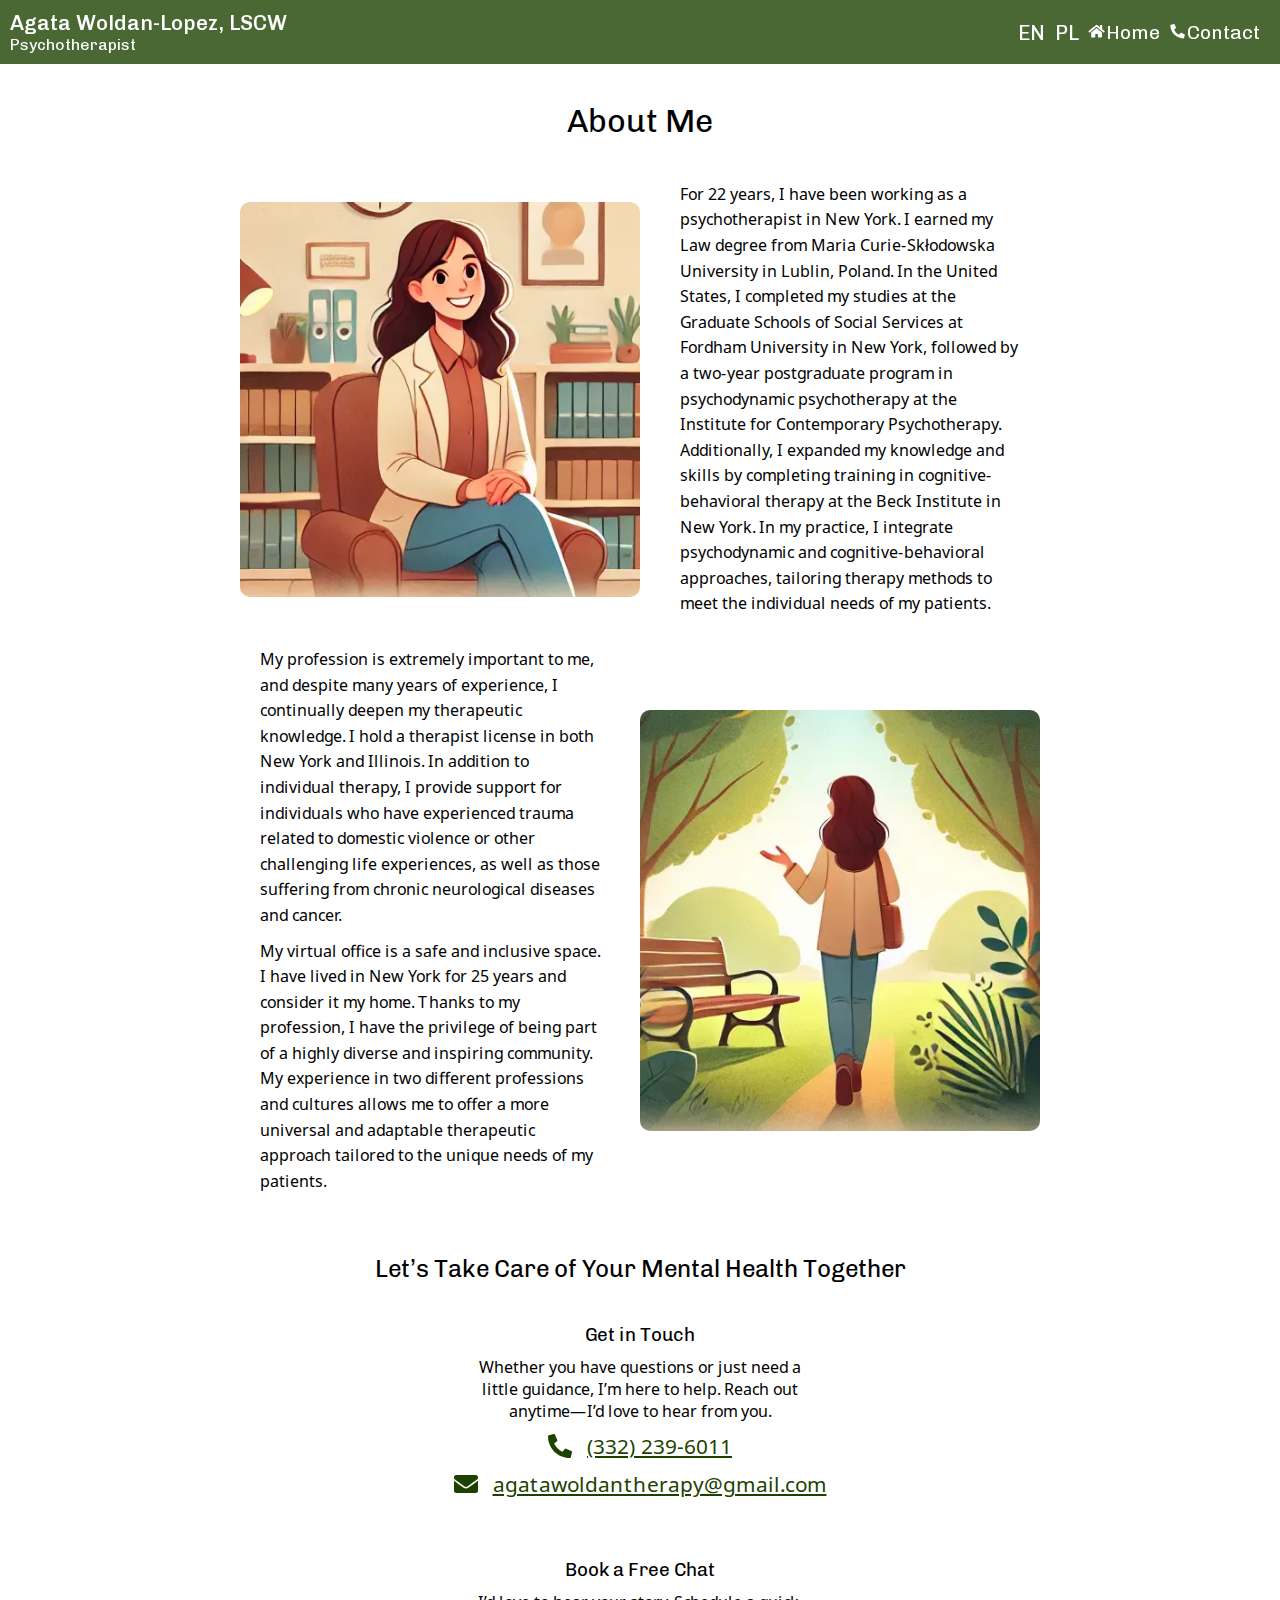
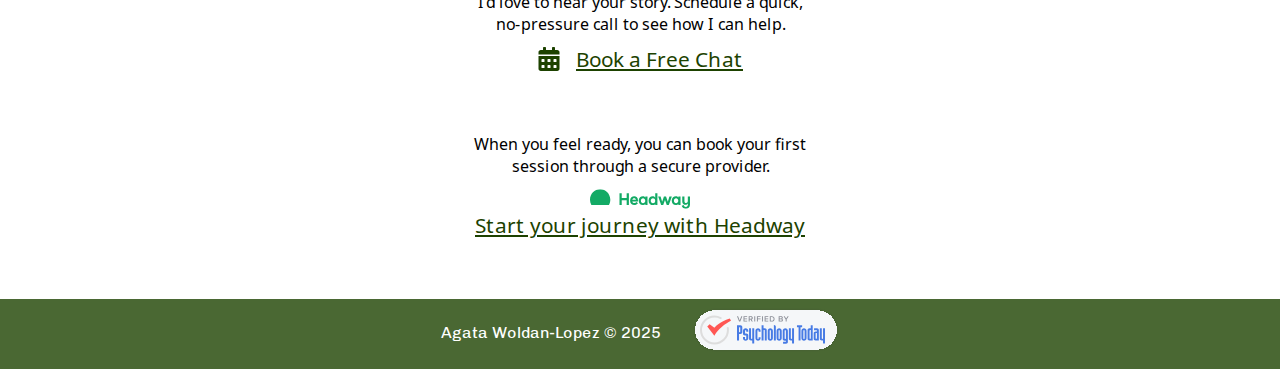
<file: about.html>
<!DOCTYPE html><html><head><meta charSet="utf-8"/><meta name="viewport" content="width=device-width, initial-scale=1"/><link rel="preload" href="/_next/static/media/39498105ba7af3d1-s.p.woff2" as="font" crossorigin="" type="font/woff2"/><link rel="preload" href="/_next/static/media/3d7e6485dea5803d-s.p.woff2" as="font" crossorigin="" type="font/woff2"/><link rel="preload" href="/_next/static/media/c4250770ab8708b6-s.p.woff2" as="font" crossorigin="" type="font/woff2"/><link rel="stylesheet" href="/_next/static/css/830bf93f7df16021.css" data-precedence="next"/><link rel="stylesheet" href="/_next/static/css/e92ddec587a69b70.css" data-precedence="next"/><link rel="stylesheet" href="/_next/static/css/f3a33b0f2c5d2b30.css" data-precedence="next"/><link rel="stylesheet" href="/_next/static/css/67e086a69d1fabfb.css" data-precedence="next"/><link rel="preload" as="script" fetchPriority="low" href="/_next/static/chunks/webpack-da99eba6a0b88c59.js"/><script src="/_next/static/chunks/4bd1b696-9d53a45aeb6e92ca.js" async=""></script><script src="/_next/static/chunks/517-3e98ad9a71133c44.js" async=""></script><script src="/_next/static/chunks/main-app-e10a11d2a1965789.js" async=""></script><script src="/_next/static/chunks/173-49aca51766a58652.js" async=""></script><script src="/_next/static/chunks/app/layout-21ab63975698d560.js" async=""></script><script src="/_next/static/chunks/8e1d74a4-7e2faf509ad218c0.js" async=""></script><script src="/_next/static/chunks/621-6c1f7b6820b8ddde.js" async=""></script><script src="/_next/static/chunks/app/about/page-4e4cf0fbfee80a73.js" async=""></script><meta name="next-size-adjust" content=""/><title>Agata Woldan-Lopez</title><meta name="description" content="Experienced psychotherapist with 22 years of practice in New York. Specializes in anxiety disorders, depression, trauma, loss and relationship issues. Offers psychodynamic and cognitive-behavioral therapies tailored to individual needs. Licensed in NY &amp; IL."/><meta name="keywords" content="Psychotherapy, Therapy, Mental Health Support, Individual Therapy, Licensed Therapist, Certified Psychotherapist, LCSW, Licensed Clinical Social Worker, Anxiety Therapy, Depression Therapy, Stress Management, Trauma Therapy, PTSD Therapy, Cognitive Behavioral Therapy (CBT), Psychotherapist in Illinois, Licensed Therapist in Illinois, Psychotherapist in New York, Licensed Therapist in New York, Psychotherapist online, Licensed Therapist online, Psychotherapist in Chicago, Licensed Therapist in Chicago, Online Therapy, Teletherapy, Virtual Counseling, Bilingual Therapist, Polish-Speaking Therapist, Psychoterapia, Terapia, Zdrowie psychiczne, Terapia indywidualna, Licencjonowany terapeuta, Certyfikowany psychoterapeuta, LCSW, Licencjonowany kliniczny pracownik socjalny, Terapia lęku, Terapia depresji, Zarządzanie stresem, Terapia traumy, Terapia PTSD, Terapia poznawczo-behawioralna (CBT), Psychoterapeuta w Nowym Jorku, Psychoterapeutka w Nowym Jorku, Psychoterapeutka w Illinois, Psychoterapeuta online, Psychoterapeuta w Nowym Jorku, Psychoterapeuta w Chicago, Psychoterapeutka w Chicago, Licencjonowany terapeuta w Illinois, Licencjonowany terapeuta w Nowym Jorku, Licencjonowany terapeuta w Chicago, Licencjonowany terapeuta online, Licencjonowana terapeutka w Illinois, Licencjonowana terapeutka w Nowym Jorku, Licencjonowana terapeutka w Chicago, Licencjonowana terapeutka online, Terapia online, Teleterapia, Wirtualna psychoterapia, Terapeuta dwujęzyczny, Terapeuta mówiący po polsku, Terapeutka mówiąca po polsku"/><meta property="og:title" content="Agata Woldan-Lopez"/><meta property="og:description" content="Experienced psychotherapist with 22 years of practice in New York. Specializes in anxiety disorders, depression, trauma, loss and relationship issues. Offers psychodynamic and cognitive-behavioral therapies tailored to individual needs. Licensed in NY &amp; IL."/><meta property="og:url" content="https://agatatherapy.com"/><meta property="og:locale" content="en_US"/><meta property="og:image" content="https://agatatherapy.com/images/nextImageExportOptimizer/profile_hd-opt-640.WEBP"/><meta property="og:image:width" content="1200"/><meta property="og:image:height" content="630"/><meta property="og:image:alt" content="Agata Woldan-Lopez"/><meta property="og:locale:alternate" content="pl_PL"/><meta property="og:type" content="website"/><meta name="twitter:card" content="summary_large_image"/><meta name="twitter:site" content="@AgataTherapy"/><meta name="twitter:title" content="Agata Woldan-Lopez"/><meta name="twitter:description" content="Experienced psychotherapist with 22 years of practice in New York. Specializes in anxiety disorders, depression, trauma, loss and relationship issues. Offers psychodynamic and cognitive-behavioral therapies tailored to individual needs. Licensed in NY &amp; IL."/><meta name="twitter:image" content="https://agatatherapy.com/images/nextImageExportOptimizer/profile_hd-opt-640.WEBP"/><meta name="twitter:image:width" content="1200"/><meta name="twitter:image:height" content="630"/><meta name="twitter:image:alt" content="Agata Woldan-Lopez"/><link rel="icon" href="/images/favicon.png"/><script src="/_next/static/chunks/polyfills-42372ed130431b0a.js" noModule=""></script></head><body class="__variable_48ea4f __variable_89c41b __variable_3883d7 antialiased"><script type="application/ld+json">{"@context":"https://schema.org","@type":"Person","name":"Agata Woldan-Lopez","description":"Experienced psychotherapist with 22 years of practice in New York. Specializes in anxiety disorders, depression, trauma, loss and relationship issues. Offers psychodynamic and cognitive-behavioral therapies tailored to individual needs. Licensed in NY & IL.","url":"https://agatatherapy.com","sameAs":["https://www.psychologytoday.com/us/therapists/agata-woldan-lopez-woodside-ny/1137722"],"image":"https://agatatherapy.com/images/nextImageExportOptimizer/profile_hd-opt-640.WEBP","jobTitle":"Psychotherapist","worksFor":{"@type":"Organization","name":"Agata Therapy"}}</script><div><div><header><div class="header-container"><div><h1>Agata Woldan-Lopez, LSCW</h1><p>Psychotherapist</p></div><div class="left-container"><div class="lang-menu"><a class="lang" href="/about">EN</a><a class="lang" href="/polski/about">PL</a></div><div class="fold-link"><a href="/"><svg stroke="currentColor" fill="currentColor" stroke-width="0" viewBox="0 0 576 512" height="1em" width="1em" xmlns="http://www.w3.org/2000/svg"><path d="M280.37 148.26L96 300.11V464a16 16 0 0 0 16 16l112.06-.29a16 16 0 0 0 15.92-16V368a16 16 0 0 1 16-16h64a16 16 0 0 1 16 16v95.64a16 16 0 0 0 16 16.05L464 480a16 16 0 0 0 16-16V300L295.67 148.26a12.19 12.19 0 0 0-15.3 0zM571.6 251.47L488 182.56V44.05a12 12 0 0 0-12-12h-56a12 12 0 0 0-12 12v72.61L318.47 43a48 48 0 0 0-61 0L4.34 251.47a12 12 0 0 0-1.6 16.9l25.5 31A12 12 0 0 0 45.15 301l235.22-193.74a12.19 12.19 0 0 1 15.3 0L530.9 301a12 12 0 0 0 16.9-1.6l25.5-31a12 12 0 0 0-1.7-16.93z"></path></svg><span>Home</span></a></div><div class="fold-link"><a href="#contact"><svg stroke="currentColor" fill="currentColor" stroke-width="0" viewBox="0 0 512 512" height="1em" width="1em" xmlns="http://www.w3.org/2000/svg"><path d="M497.39 361.8l-112-48a24 24 0 0 0-28 6.9l-49.6 60.6A370.66 370.66 0 0 1 130.6 204.11l60.6-49.6a23.94 23.94 0 0 0 6.9-28l-48-112A24.16 24.16 0 0 0 122.6.61l-104 24A24 24 0 0 0 0 48c0 256.5 207.9 464 464 464a24 24 0 0 0 23.4-18.6l24-104a24.29 24.29 0 0 0-14.01-27.6z"></path></svg><span>Contact</span></a></div><div class="fold-button"><div class="hamburger-react" aria-expanded="false" role="button" style="cursor:pointer;height:48px;position:relative;transition:0.4s cubic-bezier(0, 0, 0, 1);user-select:none;width:48px;outline:none" tabindex="0"><div style="background:#fff;height:2px;left:12px;position:absolute;width:12px;border-radius:undefined 0 0 undefined;top:16px;transition:0.4s cubic-bezier(0, 0, 0, 1);transform:none"></div><div style="background:#fff;height:2px;left:50%;position:absolute;width:12px;border-radius:0 undefined undefined 0;top:16px;transition:0.4s cubic-bezier(0, 0, 0, 1);transform:none"></div><div style="background:#fff;height:2px;left:12px;position:absolute;width:12px;border-radius:undefined 0 0 undefined;top:23px;transition:0.4s cubic-bezier(0, 0, 0, 1);opacity:1;transform:none"></div><div style="background:#fff;height:2px;left:50%;position:absolute;width:12px;border-radius:0 undefined undefined 0;top:23px;transition:0.4s cubic-bezier(0, 0, 0, 1);opacity:1;transform:none"></div><div style="background:#fff;height:2px;left:12px;position:absolute;width:12px;border-radius:undefined 0 0 undefined;top:30px;transition:0.4s cubic-bezier(0, 0, 0, 1);transform:none"></div><div style="background:#fff;height:2px;left:50%;position:absolute;width:12px;border-radius:0 undefined undefined 0;top:30px;transition:0.4s cubic-bezier(0, 0, 0, 1);transform:none"></div></div></div></div></div></header><div class="menu"><ul><li><a href="/"><svg stroke="currentColor" fill="currentColor" stroke-width="0" viewBox="0 0 576 512" height="1em" width="1em" xmlns="http://www.w3.org/2000/svg"><path d="M280.37 148.26L96 300.11V464a16 16 0 0 0 16 16l112.06-.29a16 16 0 0 0 15.92-16V368a16 16 0 0 1 16-16h64a16 16 0 0 1 16 16v95.64a16 16 0 0 0 16 16.05L464 480a16 16 0 0 0 16-16V300L295.67 148.26a12.19 12.19 0 0 0-15.3 0zM571.6 251.47L488 182.56V44.05a12 12 0 0 0-12-12h-56a12 12 0 0 0-12 12v72.61L318.47 43a48 48 0 0 0-61 0L4.34 251.47a12 12 0 0 0-1.6 16.9l25.5 31A12 12 0 0 0 45.15 301l235.22-193.74a12.19 12.19 0 0 1 15.3 0L530.9 301a12 12 0 0 0 16.9-1.6l25.5-31a12 12 0 0 0-1.7-16.93z"></path></svg><span>Home</span></a></li><li><a href="#contact"><svg stroke="currentColor" fill="currentColor" stroke-width="0" viewBox="0 0 512 512" height="1em" width="1em" xmlns="http://www.w3.org/2000/svg"><path d="M497.39 361.8l-112-48a24 24 0 0 0-28 6.9l-49.6 60.6A370.66 370.66 0 0 1 130.6 204.11l60.6-49.6a23.94 23.94 0 0 0 6.9-28l-48-112A24.16 24.16 0 0 0 122.6.61l-104 24A24 24 0 0 0 0 48c0 256.5 207.9 464 464 464a24 24 0 0 0 23.4-18.6l24-104a24.29 24.29 0 0 0-14.01-27.6z"></path></svg><span>Contact</span></a></li></ul></div></div><main class="about-container"><section class="about-content"><h1>About Me</h1><div class="about-text"><img alt="A descriptive alt text for the left image" loading="lazy" width="400" height="400" decoding="async" data-nimg="1" class="side-image" style="color:transparent;background-size:cover;background-position:50% 50%;background-repeat:no-repeat;background-image:url(&quot;/images/about/nextImageExportOptimizer/placeholder1-opt-10.WEBP&quot;)" srcSet="/images/about/nextImageExportOptimizer/placeholder1-opt-640.WEBP 1x, /images/about/nextImageExportOptimizer/placeholder1-opt-828.WEBP 2x" src="/images/about/nextImageExportOptimizer/placeholder1-opt-828.WEBP"/><div class="paragraphs"><p>For 22 years, I have been working as a psychotherapist in New York. I earned my Law degree from Maria Curie-Skłodowska University in Lublin, Poland. In the United States, I completed my studies at the Graduate Schools of Social Services at Fordham University in New York, followed by a two-year postgraduate program in psychodynamic psychotherapy at the Institute for Contemporary Psychotherapy. Additionally, I expanded my knowledge and skills by completing training in cognitive-behavioral therapy at the Beck Institute in New York. In my practice, I integrate psychodynamic and cognitive-behavioral approaches, tailoring therapy methods to meet the individual needs of my patients.</p></div></div><div class="about-text"><div class="paragraphs"><p>My profession is extremely important to me, and despite many years of experience, I continually deepen my therapeutic knowledge. I hold a therapist license in both New York and Illinois. In addition to individual therapy, I provide support for individuals who have experienced trauma related to domestic violence or other challenging life experiences, as well as those suffering from chronic neurological diseases and cancer.</p><p>My virtual office is a safe and inclusive space. I have lived in New York for 25 years and consider it my home. Thanks to my profession, I have the privilege of being part of a highly diverse and inspiring community. My experience in two different professions and cultures allows me to offer a more universal and adaptable therapeutic approach tailored to the unique needs of my patients.</p></div><img alt="A descriptive alt text for the right image" loading="lazy" width="400" height="400" decoding="async" data-nimg="1" class="side-image" style="color:transparent;background-size:cover;background-position:50% 50%;background-repeat:no-repeat;background-image:url(&quot;/images/about/nextImageExportOptimizer/placeholder2-opt-10.WEBP&quot;)" srcSet="/images/about/nextImageExportOptimizer/placeholder2-opt-640.WEBP 1x, /images/about/nextImageExportOptimizer/placeholder2-opt-828.WEBP 2x" src="/images/about/nextImageExportOptimizer/placeholder2-opt-828.WEBP"/></div></section><div class="callToAction-container" id="contact"><h2>Let’s Take Care of Your Mental Health Together</h2><div class="contact-page"><div class="contact-info"><h3>Get in Touch</h3><p>Whether you have questions or just need a little guidance, I’m here to help. Reach out anytime—I’d love to hear from you.</p><div class="contact-item"><svg stroke="currentColor" fill="currentColor" stroke-width="0" viewBox="0 0 512 512" height="24" width="24" xmlns="http://www.w3.org/2000/svg"><path d="M497.39 361.8l-112-48a24 24 0 0 0-28 6.9l-49.6 60.6A370.66 370.66 0 0 1 130.6 204.11l60.6-49.6a23.94 23.94 0 0 0 6.9-28l-48-112A24.16 24.16 0 0 0 122.6.61l-104 24A24 24 0 0 0 0 48c0 256.5 207.9 464 464 464a24 24 0 0 0 23.4-18.6l24-104a24.29 24.29 0 0 0-14.01-27.6z"></path></svg><a href="tel:(332) 239-6011"><p>(332) 239-6011</p></a></div><div class="contact-item"><svg stroke="currentColor" fill="currentColor" stroke-width="0" viewBox="0 0 512 512" height="24" width="24" xmlns="http://www.w3.org/2000/svg"><path d="M502.3 190.8c3.9-3.1 9.7-.2 9.7 4.7V400c0 26.5-21.5 48-48 48H48c-26.5 0-48-21.5-48-48V195.6c0-5 5.7-7.8 9.7-4.7 22.4 17.4 52.1 39.5 154.1 113.6 21.1 15.4 56.7 47.8 92.2 47.6 35.7.3 72-32.8 92.3-47.6 102-74.1 131.6-96.3 154-113.7zM256 320c23.2.4 56.6-29.2 73.4-41.4 132.7-96.3 142.8-104.7 173.4-128.7 5.8-4.5 9.2-11.5 9.2-18.9v-19c0-26.5-21.5-48-48-48H48C21.5 64 0 85.5 0 112v19c0 7.4 3.4 14.3 9.2 18.9 30.6 23.9 40.7 32.4 173.4 128.7 16.8 12.2 50.2 41.8 73.4 41.4z"></path></svg><a href="mailto:agatawoldantherapy@gmail.com"><p>agatawoldantherapy@gmail.com</p></a></div></div><div class="contact-info"><h3>Book a Free Chat</h3><p>I’d love to hear your story. Schedule a quick, no-pressure call to see how I can help.</p><div class="contact-item"><svg stroke="currentColor" fill="currentColor" stroke-width="0" viewBox="0 0 448 512" height="24" width="24" xmlns="http://www.w3.org/2000/svg"><path d="M0 464c0 26.5 21.5 48 48 48h352c26.5 0 48-21.5 48-48V192H0v272zm320-196c0-6.6 5.4-12 12-12h40c6.6 0 12 5.4 12 12v40c0 6.6-5.4 12-12 12h-40c-6.6 0-12-5.4-12-12v-40zm0 128c0-6.6 5.4-12 12-12h40c6.6 0 12 5.4 12 12v40c0 6.6-5.4 12-12 12h-40c-6.6 0-12-5.4-12-12v-40zM192 268c0-6.6 5.4-12 12-12h40c6.6 0 12 5.4 12 12v40c0 6.6-5.4 12-12 12h-40c-6.6 0-12-5.4-12-12v-40zm0 128c0-6.6 5.4-12 12-12h40c6.6 0 12 5.4 12 12v40c0 6.6-5.4 12-12 12h-40c-6.6 0-12-5.4-12-12v-40zM64 268c0-6.6 5.4-12 12-12h40c6.6 0 12 5.4 12 12v40c0 6.6-5.4 12-12 12H76c-6.6 0-12-5.4-12-12v-40zm0 128c0-6.6 5.4-12 12-12h40c6.6 0 12 5.4 12 12v40c0 6.6-5.4 12-12 12H76c-6.6 0-12-5.4-12-12v-40zM400 64h-48V16c0-8.8-7.2-16-16-16h-32c-8.8 0-16 7.2-16 16v48H160V16c0-8.8-7.2-16-16-16h-32c-8.8 0-16 7.2-16 16v48H48C21.5 64 0 85.5 0 112v48h448v-48c0-26.5-21.5-48-48-48z"></path></svg><a target="_blank" rel="noopener noreferrer" href="https://calendly.com/agatawoldantherapy/15-minute-meeting">Book a Free Chat</a></div></div><div class="contact-info"><p>When you feel ready, you can book your first session through a secure provider.</p><div class="contact-item"><a class="final-link" href="https://care.headway.co/providers/agata-woldan-lopez"><img alt="Headway logo" loading="lazy" width="100" height="24" decoding="async" data-nimg="1" class="headway-logo" style="color:transparent;background-size:cover;background-position:50% 50%;background-repeat:no-repeat;background-image:url(&quot;data:image/svg+xml;charset=utf-8,%3Csvg xmlns=&#x27;http://www.w3.org/2000/svg&#x27; viewBox=&#x27;0 0 100 24&#x27;%3E%3Cfilter id=&#x27;b&#x27; color-interpolation-filters=&#x27;sRGB&#x27;%3E%3CfeGaussianBlur stdDeviation=&#x27;20&#x27;/%3E%3CfeColorMatrix values=&#x27;1 0 0 0 0 0 1 0 0 0 0 0 1 0 0 0 0 0 100 -1&#x27; result=&#x27;s&#x27;/%3E%3CfeFlood x=&#x27;0&#x27; y=&#x27;0&#x27; width=&#x27;100%25&#x27; height=&#x27;100%25&#x27;/%3E%3CfeComposite operator=&#x27;out&#x27; in=&#x27;s&#x27;/%3E%3CfeComposite in2=&#x27;SourceGraphic&#x27;/%3E%3CfeGaussianBlur stdDeviation=&#x27;20&#x27;/%3E%3C/filter%3E%3Cimage width=&#x27;100%25&#x27; height=&#x27;100%25&#x27; x=&#x27;0&#x27; y=&#x27;0&#x27; preserveAspectRatio=&#x27;none&#x27; style=&#x27;filter: url(%23b);&#x27; href=&#x27;/images/logo/headway.svg&#x27;/%3E%3C/svg%3E&quot;)" src="/images/logo/headway.svg"/><p>Start your journey with Headway</p></a></div></div></div></div></main></div><footer><div class="footer-container"><p>Agata Woldan-Lopez © <!-- -->2025</p><a class="verified-pt" href="https://www.psychologytoday.com/us/therapists/agata-woldan-lopez-woodside-ny/1137722">Psychology Today Verified</a></div></footer><script src="/_next/static/chunks/webpack-da99eba6a0b88c59.js" async=""></script><script>(self.__next_f=self.__next_f||[]).push([0])</script><script>self.__next_f.push([1,"1:\"$Sreact.fragment\"\n2:I[2666,[\"173\",\"static/chunks/173-49aca51766a58652.js\",\"177\",\"static/chunks/app/layout-21ab63975698d560.js\"],\"AOSInit\"]\n3:I[5244,[],\"\"]\n4:I[3866,[],\"\"]\n5:I[8173,[\"173\",\"static/chunks/173-49aca51766a58652.js\",\"177\",\"static/chunks/app/layout-21ab63975698d560.js\"],\"\"]\n6:I[7033,[],\"ClientPageRoot\"]\n7:I[7259,[\"711\",\"static/chunks/8e1d74a4-7e2faf509ad218c0.js\",\"173\",\"static/chunks/173-49aca51766a58652.js\",\"621\",\"static/chunks/621-6c1f7b6820b8ddde.js\",\"220\",\"static/chunks/app/about/page-4e4cf0fbfee80a73.js\"],\"default\"]\na:I[6213,[],\"OutletBoundary\"]\nc:I[6213,[],\"MetadataBoundary\"]\ne:I[6213,[],\"ViewportBoundary\"]\n10:I[4835,[],\"\"]\n:HL[\"/_next/static/media/39498105ba7af3d1-s.p.woff2\",\"font\",{\"crossOrigin\":\"\",\"type\":\"font/woff2\"}]\n:HL[\"/_next/static/media/3d7e6485dea5803d-s.p.woff2\",\"font\",{\"crossOrigin\":\"\",\"type\":\"font/woff2\"}]\n:HL[\"/_next/static/media/c4250770ab8708b6-s.p.woff2\",\"font\",{\"crossOrigin\":\"\",\"type\":\"font/woff2\"}]\n:HL[\"/_next/static/css/830bf93f7df16021.css\",\"style\"]\n:HL[\"/_next/static/css/e92ddec587a69b70.css\",\"style\"]\n:HL[\"/_next/static/css/f3a33b0f2c5d2b30.css\",\"style\"]\n:HL[\"/_next/static/css/67e086a69d1fabfb.css\",\"style\"]\n"])</script><script>self.__next_f.push([1,"0:{\"P\":null,\"b\":\"M3_9vqrAM212BPVxav7_y\",\"p\":\"\",\"c\":[\"\",\"about\"],\"i\":false,\"f\":[[[\"\",{\"children\":[\"about\",{\"children\":[\"__PAGE__\",{}]}]},\"$undefined\",\"$undefined\",true],[\"\",[\"$\",\"$1\",\"c\",{\"children\":[[[\"$\",\"link\",\"0\",{\"rel\":\"stylesheet\",\"href\":\"/_next/static/css/830bf93f7df16021.css\",\"precedence\":\"next\",\"crossOrigin\":\"$undefined\",\"nonce\":\"$undefined\"}],[\"$\",\"link\",\"1\",{\"rel\":\"stylesheet\",\"href\":\"/_next/static/css/e92ddec587a69b70.css\",\"precedence\":\"next\",\"crossOrigin\":\"$undefined\",\"nonce\":\"$undefined\"}]],[\"$\",\"html\",null,{\"children\":[[\"$\",\"$L2\",null,{}],[\"$\",\"body\",null,{\"className\":\"__variable_48ea4f __variable_89c41b __variable_3883d7 antialiased\",\"children\":[[\"$\",\"script\",null,{\"type\":\"application/ld+json\",\"children\":\"{\\\"@context\\\":\\\"https://schema.org\\\",\\\"@type\\\":\\\"Person\\\",\\\"name\\\":\\\"Agata Woldan-Lopez\\\",\\\"description\\\":\\\"Experienced psychotherapist with 22 years of practice in New York. Specializes in anxiety disorders, depression, trauma, loss and relationship issues. Offers psychodynamic and cognitive-behavioral therapies tailored to individual needs. Licensed in NY \u0026 IL.\\\",\\\"url\\\":\\\"https://agatatherapy.com\\\",\\\"sameAs\\\":[\\\"https://www.psychologytoday.com/us/therapists/agata-woldan-lopez-woodside-ny/1137722\\\"],\\\"image\\\":\\\"https://agatatherapy.com/images/nextImageExportOptimizer/profile_hd-opt-640.WEBP\\\",\\\"jobTitle\\\":\\\"Psychotherapist\\\",\\\"worksFor\\\":{\\\"@type\\\":\\\"Organization\\\",\\\"name\\\":\\\"Agata Therapy\\\"}}\"}],[\"$\",\"$L3\",null,{\"parallelRouterKey\":\"children\",\"segmentPath\":[\"children\"],\"error\":\"$undefined\",\"errorStyles\":\"$undefined\",\"errorScripts\":\"$undefined\",\"template\":[\"$\",\"$L4\",null,{}],\"templateStyles\":\"$undefined\",\"templateScripts\":\"$undefined\",\"notFound\":[[],[[\"$\",\"title\",null,{\"children\":\"404: This page could not be found.\"}],[\"$\",\"div\",null,{\"style\":{\"fontFamily\":\"system-ui,\\\"Segoe UI\\\",Roboto,Helvetica,Arial,sans-serif,\\\"Apple Color Emoji\\\",\\\"Segoe UI Emoji\\\"\",\"height\":\"100vh\",\"textAlign\":\"center\",\"display\":\"flex\",\"flexDirection\":\"column\",\"alignItems\":\"center\",\"justifyContent\":\"center\"},\"children\":[\"$\",\"div\",null,{\"children\":[[\"$\",\"style\",null,{\"dangerouslySetInnerHTML\":{\"__html\":\"body{color:#000;background:#fff;margin:0}.next-error-h1{border-right:1px solid rgba(0,0,0,.3)}@media (prefers-color-scheme:dark){body{color:#fff;background:#000}.next-error-h1{border-right:1px solid rgba(255,255,255,.3)}}\"}}],[\"$\",\"h1\",null,{\"className\":\"next-error-h1\",\"style\":{\"display\":\"inline-block\",\"margin\":\"0 20px 0 0\",\"padding\":\"0 23px 0 0\",\"fontSize\":24,\"fontWeight\":500,\"verticalAlign\":\"top\",\"lineHeight\":\"49px\"},\"children\":404}],[\"$\",\"div\",null,{\"style\":{\"display\":\"inline-block\"},\"children\":[\"$\",\"h2\",null,{\"style\":{\"fontSize\":14,\"fontWeight\":400,\"lineHeight\":\"49px\",\"margin\":0},\"children\":\"This page could not be found.\"}]}]]}]}]]],\"forbidden\":\"$undefined\",\"unauthorized\":\"$undefined\"}],[\"$\",\"footer\",null,{\"children\":[\"$\",\"div\",null,{\"className\":\"footer-container\",\"children\":[[\"$\",\"p\",null,{\"children\":[\"Agata Woldan-Lopez © \",2025]}],[\"$\",\"$L5\",null,{\"href\":\"https://www.psychologytoday.com/us/therapists/agata-woldan-lopez-woodside-ny/1137722\",\"className\":\"verified-pt\",\"children\":\"Psychology Today Verified\"}]]}]}]]}]]}]]}],{\"children\":[\"about\",[\"$\",\"$1\",\"c\",{\"children\":[null,[\"$\",\"$L3\",null,{\"parallelRouterKey\":\"children\",\"segmentPath\":[\"children\",\"about\",\"children\"],\"error\":\"$undefined\",\"errorStyles\":\"$undefined\",\"errorScripts\":\"$undefined\",\"template\":[\"$\",\"$L4\",null,{}],\"templateStyles\":\"$undefined\",\"templateScripts\":\"$undefined\",\"notFound\":\"$undefined\",\"forbidden\":\"$undefined\",\"unauthorized\":\"$undefined\"}]]}],{\"children\":[\"__PAGE__\",[\"$\",\"$1\",\"c\",{\"children\":[[\"$\",\"$L6\",null,{\"Component\":\"$7\",\"searchParams\":{},\"params\":{},\"promises\":[\"$@8\",\"$@9\"]}],[[\"$\",\"link\",\"0\",{\"rel\":\"stylesheet\",\"href\":\"/_next/static/css/f3a33b0f2c5d2b30.css\",\"precedence\":\"next\",\"crossOrigin\":\"$undefined\",\"nonce\":\"$undefined\"}],[\"$\",\"link\",\"1\",{\"rel\":\"stylesheet\",\"href\":\"/_next/static/css/67e086a69d1fabfb.css\",\"precedence\":\"next\",\"crossOrigin\":\"$undefined\",\"nonce\":\"$undefined\"}]],[\"$\",\"$La\",null,{\"children\":\"$Lb\"}]]}],{},null,false]},null,false]},null,false],[\"$\",\"$1\",\"h\",{\"children\":[null,[\"$\",\"$1\",\"xyLSarpzBiR-3xnERVCuB\",{\"children\":[[\"$\",\"$Lc\",null,{\"children\":\"$Ld\"}],[\"$\",\"$Le\",null,{\"children\":\"$Lf\"}],[\"$\",\"meta\",null,{\"name\":\"next-size-adjust\",\"content\":\"\"}]]}]]}],false]],\"m\":\"$undefined\",\"G\":[\"$10\",\"$undefined\"],\"s\":false,\"S\":true}\n"])</script><script>self.__next_f.push([1,"8:{}\n9:{}\n"])</script><script>self.__next_f.push([1,"f:[[\"$\",\"meta\",\"0\",{\"name\":\"viewport\",\"content\":\"width=device-width, initial-scale=1\"}]]\n11:T602,Psychotherapy, Therapy, Mental Health Support, Individual Therapy, Licensed Therapist, Certified Psychotherapist, LCSW, Licensed Clinical Social Worker, Anxiety Therapy, Depression Therapy, Stress Management, Trauma Therapy, PTSD Therapy, Cognitive Behavioral Therapy (CBT), Psychotherapist in Illinois, Licensed Therapist in Illinois, Psychotherapist in New York, Licensed Therapist in New York, Psychotherapist online, Licensed Therapist online, Psychotherapist in Chicago, Licensed Therapist in Chicago, Online Therapy, Teletherapy, Virtual Counseling, Bilingual Therapist, Polish-Speaking Therapist, Psychoterapia, Terapia, Zdrowie psychiczne, Terapia indywidualna, Licencjonowany terapeuta, Certyfikowany psychoterapeuta, LCSW, Licencjonowany kliniczny pracownik socjalny, Terapia lęku, Terapia depresji, Zarządzanie stresem, Terapia traumy, Terapia PTSD, Terapia poznawczo-behawioralna (CBT), Psychoterapeuta w Nowym Jorku, Psychoterapeutka w Nowym Jorku, Psychoterapeutka w Illinois, Psychoterapeuta online, Psychoterapeuta w Nowym Jorku, Psychoterapeuta w Chicago, Psychoterapeutka w Chicago, Licencjonowany terapeuta w Illinois, Licencjonowany terapeuta w Nowym Jorku, Licencjonowany terapeuta w Chicago, Licencjonowany terapeuta online, Licencjonowana terapeutka w Illinois, Licencjonowana terapeutka w Nowym Jorku, Licencjonowana terapeutka w Chicago, Licencjonowana terapeutka online, Terapia online, Teleterapia, Wirtualna psychoterapia, Terapeuta dwujęzyczny, Terapeuta mówiący po polsku, Terapeutka mówiąca po polsku"])</script><script>self.__next_f.push([1,"d:[[\"$\",\"meta\",\"0\",{\"charSet\":\"utf-8\"}],[\"$\",\"title\",\"1\",{\"children\":\"Agata Woldan-Lopez\"}],[\"$\",\"meta\",\"2\",{\"name\":\"description\",\"content\":\"Experienced psychotherapist with 22 years of practice in New York. Specializes in anxiety disorders, depression, trauma, loss and relationship issues. Offers psychodynamic and cognitive-behavioral therapies tailored to individual needs. Licensed in NY \u0026 IL.\"}],[\"$\",\"meta\",\"3\",{\"name\":\"keywords\",\"content\":\"$11\"}],[\"$\",\"meta\",\"4\",{\"property\":\"og:title\",\"content\":\"Agata Woldan-Lopez\"}],[\"$\",\"meta\",\"5\",{\"property\":\"og:description\",\"content\":\"Experienced psychotherapist with 22 years of practice in New York. Specializes in anxiety disorders, depression, trauma, loss and relationship issues. Offers psychodynamic and cognitive-behavioral therapies tailored to individual needs. Licensed in NY \u0026 IL.\"}],[\"$\",\"meta\",\"6\",{\"property\":\"og:url\",\"content\":\"https://agatatherapy.com\"}],[\"$\",\"meta\",\"7\",{\"property\":\"og:locale\",\"content\":\"en_US\"}],[\"$\",\"meta\",\"8\",{\"property\":\"og:image\",\"content\":\"https://agatatherapy.com/images/nextImageExportOptimizer/profile_hd-opt-640.WEBP\"}],[\"$\",\"meta\",\"9\",{\"property\":\"og:image:width\",\"content\":\"1200\"}],[\"$\",\"meta\",\"10\",{\"property\":\"og:image:height\",\"content\":\"630\"}],[\"$\",\"meta\",\"11\",{\"property\":\"og:image:alt\",\"content\":\"Agata Woldan-Lopez\"}],[\"$\",\"meta\",\"12\",{\"property\":\"og:locale:alternate\",\"content\":\"pl_PL\"}],[\"$\",\"meta\",\"13\",{\"property\":\"og:type\",\"content\":\"website\"}],[\"$\",\"meta\",\"14\",{\"name\":\"twitter:card\",\"content\":\"summary_large_image\"}],[\"$\",\"meta\",\"15\",{\"name\":\"twitter:site\",\"content\":\"@AgataTherapy\"}],[\"$\",\"meta\",\"16\",{\"name\":\"twitter:title\",\"content\":\"Agata Woldan-Lopez\"}],[\"$\",\"meta\",\"17\",{\"name\":\"twitter:description\",\"content\":\"Experienced psychotherapist with 22 years of practice in New York. Specializes in anxiety disorders, depression, trauma, loss and relationship issues. Offers psychodynamic and cognitive-behavioral therapies tailored to individual needs. Licensed in NY \u0026 IL.\"}],[\"$\",\"meta\",\"18\",{\"name\":\"twitter:image\",\"content\":\"https://agatatherapy.com/images/nextImageExportOptimizer/profile_hd-opt-640.WEBP\"}],[\"$\",\"meta\",\"19\",{\"name\":\"twitter:image:width\",\"content\":\"1200\"}],[\"$\",\"meta\",\"20\",{\"name\":\"twitter:image:height\",\"content\":\"630\"}],[\"$\",\"meta\",\"21\",{\"name\":\"twitter:image:alt\",\"content\":\"Agata Woldan-Lopez\"}],[\"$\",\"link\",\"22\",{\"rel\":\"icon\",\"href\":\"/images/favicon.png\"}]]\n"])</script><script>self.__next_f.push([1,"b:null\n"])</script></body></html>
</file>
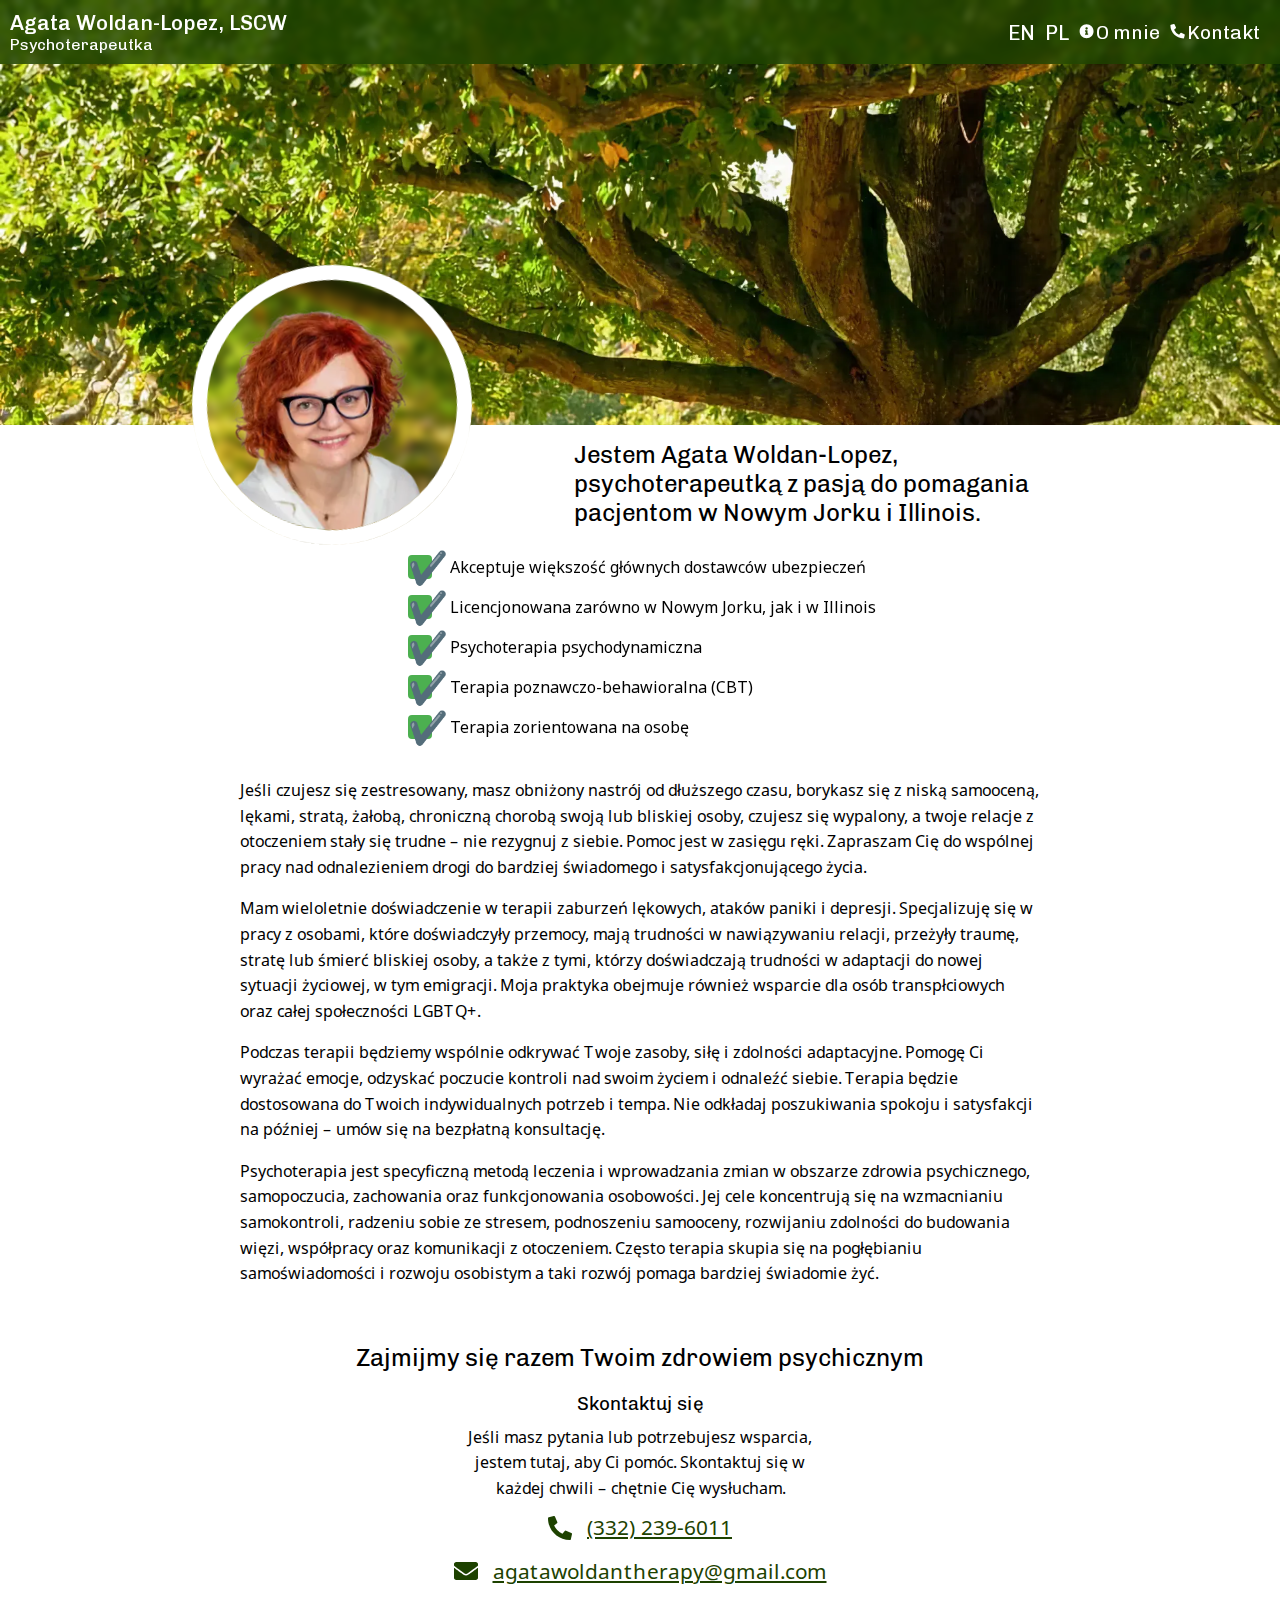
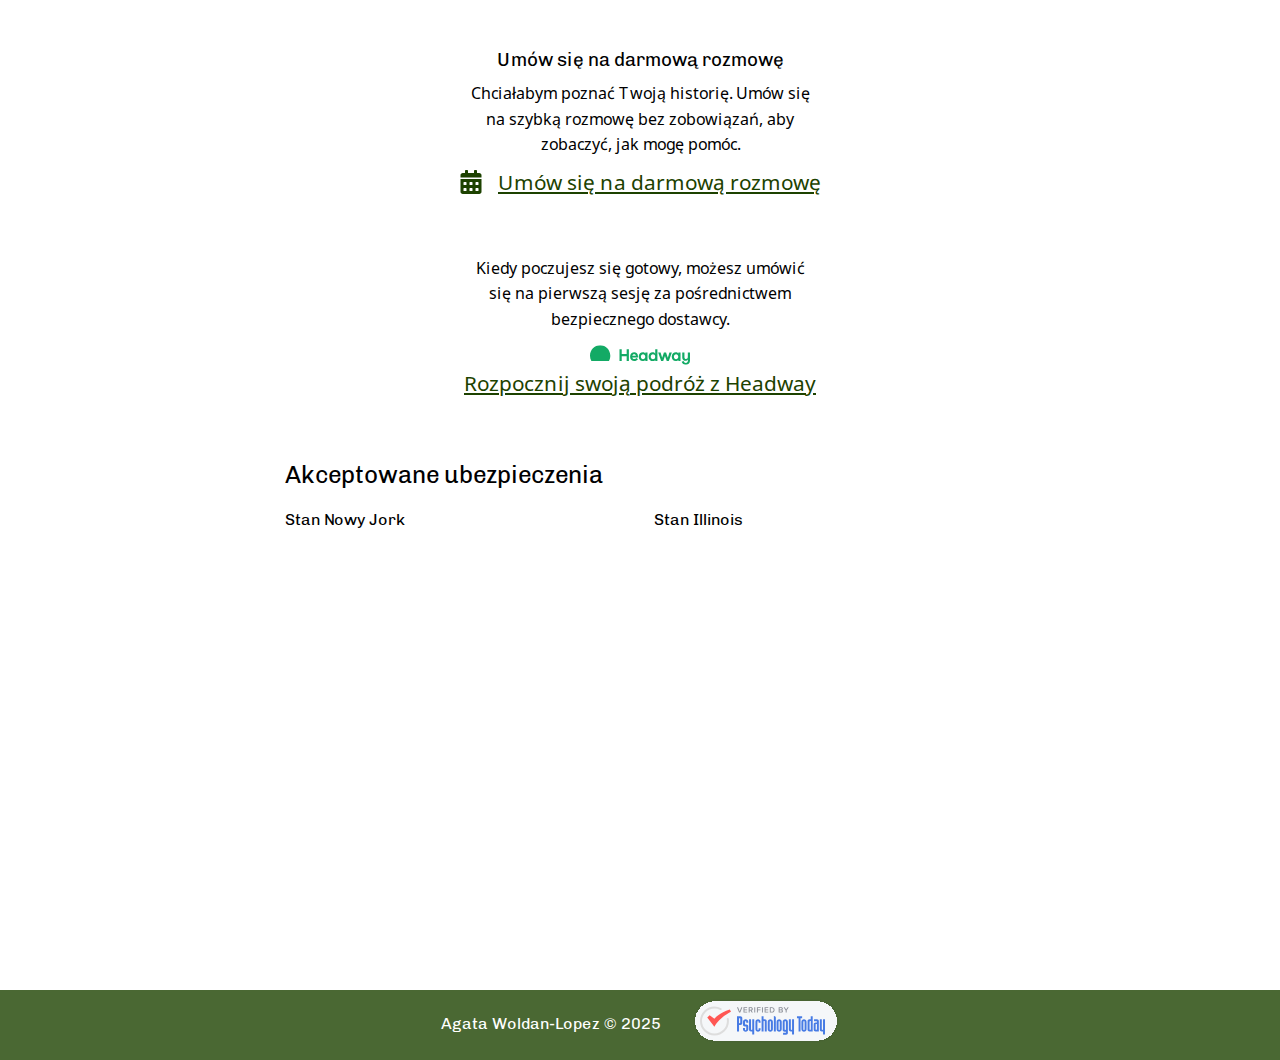
<file: polski.html>
<!DOCTYPE html><html><head><meta charSet="utf-8"/><meta name="viewport" content="width=device-width, initial-scale=1"/><link rel="preload" href="/_next/static/media/39498105ba7af3d1-s.p.woff2" as="font" crossorigin="" type="font/woff2"/><link rel="preload" href="/_next/static/media/3d7e6485dea5803d-s.p.woff2" as="font" crossorigin="" type="font/woff2"/><link rel="preload" href="/_next/static/media/c4250770ab8708b6-s.p.woff2" as="font" crossorigin="" type="font/woff2"/><link rel="stylesheet" href="/_next/static/css/830bf93f7df16021.css" data-precedence="next"/><link rel="stylesheet" href="/_next/static/css/e92ddec587a69b70.css" data-precedence="next"/><link rel="stylesheet" href="/_next/static/css/67e086a69d1fabfb.css" data-precedence="next"/><link rel="stylesheet" href="/_next/static/css/207b6c99bd62733a.css" data-precedence="next"/><link rel="stylesheet" href="/_next/static/css/659f2f0772f91899.css" data-precedence="next"/><link rel="preload" as="script" fetchPriority="low" href="/_next/static/chunks/webpack-da99eba6a0b88c59.js"/><script src="/_next/static/chunks/4bd1b696-9d53a45aeb6e92ca.js" async=""></script><script src="/_next/static/chunks/517-3e98ad9a71133c44.js" async=""></script><script src="/_next/static/chunks/main-app-e10a11d2a1965789.js" async=""></script><script src="/_next/static/chunks/173-49aca51766a58652.js" async=""></script><script src="/_next/static/chunks/app/layout-21ab63975698d560.js" async=""></script><script src="/_next/static/chunks/8e1d74a4-7e2faf509ad218c0.js" async=""></script><script src="/_next/static/chunks/621-6c1f7b6820b8ddde.js" async=""></script><script src="/_next/static/chunks/89-d93397acecbb4b84.js" async=""></script><script src="/_next/static/chunks/app/polski/page-5822f35e04d93d1b.js" async=""></script><meta name="next-size-adjust" content=""/><title>Agata Woldan-Lopez</title><meta name="description" content="Doświadczona psychoterapeutka z 22-letnim doświadczeniem w Nowym Jorku. Specjalizuje się w zaburzeniach lęku, depresji, traumie, stracie i problemach relacyjnych. Oferta obejmuje terapię psychodynamiczną i behawioralną z indywidualnym dostosowaniem. Posiada uprawnienia w NY i IL."/><meta name="keywords" content="Psychotherapy, Therapy, Mental Health Support, Individual Therapy, Licensed Therapist, Certified Psychotherapist, LCSW, Licensed Clinical Social Worker, Anxiety Therapy, Depression Therapy, Stress Management, Trauma Therapy, PTSD Therapy, Cognitive Behavioral Therapy (CBT), Psychotherapist in Illinois, Licensed Therapist in Illinois, Psychotherapist in New York, Licensed Therapist in New York, Psychotherapist online, Licensed Therapist online, Psychotherapist in Chicago, Licensed Therapist in Chicago, Online Therapy, Teletherapy, Virtual Counseling, Bilingual Therapist, Polish-Speaking Therapist, Psychoterapia, Terapia, Zdrowie psychiczne, Terapia indywidualna, Licencjonowany terapeuta, Certyfikowany psychoterapeuta, LCSW, Licencjonowany kliniczny pracownik socjalny, Terapia lęku, Terapia depresji, Zarządzanie stresem, Terapia traumy, Terapia PTSD, Terapia poznawczo-behawioralna (CBT), Psychoterapeuta w Nowym Jorku, Psychoterapeutka w Nowym Jorku, Psychoterapeutka w Illinois, Psychoterapeuta online, Psychoterapeuta w Nowym Jorku, Psychoterapeuta w Chicago, Psychoterapeutka w Chicago, Licencjonowany terapeuta w Illinois, Licencjonowany terapeuta w Nowym Jorku, Licencjonowany terapeuta w Chicago, Licencjonowany terapeuta online, Licencjonowana terapeutka w Illinois, Licencjonowana terapeutka w Nowym Jorku, Licencjonowana terapeutka w Chicago, Licencjonowana terapeutka online, Terapia online, Teleterapia, Wirtualna psychoterapia, Terapeuta dwujęzyczny, Terapeuta mówiący po polsku, Terapeutka mówiąca po polsku"/><meta property="og:title" content="Agata Woldan-Lopez"/><meta property="og:description" content="Experienced psychotherapist with 22 years of practice in New York. Specializes in anxiety disorders, depression, trauma, loss and relationship issues. Offers psychodynamic and cognitive-behavioral therapies tailored to individual needs. Licensed in NY &amp; IL."/><meta property="og:url" content="https://agatatherapy.com"/><meta property="og:locale" content="en_US"/><meta property="og:image" content="https://agatatherapy.com/images/nextImageExportOptimizer/profile_hd-opt-640.WEBP"/><meta property="og:image:width" content="1200"/><meta property="og:image:height" content="630"/><meta property="og:image:alt" content="Agata Woldan-Lopez"/><meta property="og:locale:alternate" content="pl_PL"/><meta property="og:type" content="website"/><meta name="twitter:card" content="summary_large_image"/><meta name="twitter:site" content="@AgataTherapy"/><meta name="twitter:title" content="Agata Woldan-Lopez"/><meta name="twitter:description" content="Experienced psychotherapist with 22 years of practice in New York. Specializes in anxiety disorders, depression, trauma, loss and relationship issues. Offers psychodynamic and cognitive-behavioral therapies tailored to individual needs. Licensed in NY &amp; IL."/><meta name="twitter:image" content="https://agatatherapy.com/images/nextImageExportOptimizer/profile_hd-opt-640.WEBP"/><meta name="twitter:image:width" content="1200"/><meta name="twitter:image:height" content="630"/><meta name="twitter:image:alt" content="Agata Woldan-Lopez"/><link rel="icon" href="/images/favicon.png"/><script src="/_next/static/chunks/polyfills-42372ed130431b0a.js" noModule=""></script></head><body class="__variable_48ea4f __variable_89c41b __variable_3883d7 antialiased"><script type="application/ld+json">{"@context":"https://schema.org","@type":"Person","name":"Agata Woldan-Lopez","description":"Experienced psychotherapist with 22 years of practice in New York. Specializes in anxiety disorders, depression, trauma, loss and relationship issues. Offers psychodynamic and cognitive-behavioral therapies tailored to individual needs. Licensed in NY & IL.","url":"https://agatatherapy.com","sameAs":["https://www.psychologytoday.com/us/therapists/agata-woldan-lopez-woodside-ny/1137722"],"image":"https://agatatherapy.com/images/nextImageExportOptimizer/profile_hd-opt-640.WEBP","jobTitle":"Psychotherapist","worksFor":{"@type":"Organization","name":"Agata Therapy"}}</script><div><div><header><div class="header-container"><div><h1>Agata Woldan-Lopez, LSCW</h1><p>Psychoterapeutka</p></div><div class="left-container"><div class="lang-menu"><a class="lang" href="/">EN</a><a class="lang" href="/polski">PL</a></div><div class="fold-link"><a href="/polski/about"><svg stroke="currentColor" fill="currentColor" stroke-width="0" viewBox="0 0 512 512" height="1em" width="1em" xmlns="http://www.w3.org/2000/svg"><path d="M256 8C119.043 8 8 119.083 8 256c0 136.997 111.043 248 248 248s248-111.003 248-248C504 119.083 392.957 8 256 8zm0 110c23.196 0 42 18.804 42 42s-18.804 42-42 42-42-18.804-42-42 18.804-42 42-42zm56 254c0 6.627-5.373 12-12 12h-88c-6.627 0-12-5.373-12-12v-24c0-6.627 5.373-12 12-12h12v-64h-12c-6.627 0-12-5.373-12-12v-24c0-6.627 5.373-12 12-12h64c6.627 0 12 5.373 12 12v100h12c6.627 0 12 5.373 12 12v24z"></path></svg><span>O mnie</span></a></div><div class="fold-link"><a href="#contact"><svg stroke="currentColor" fill="currentColor" stroke-width="0" viewBox="0 0 512 512" height="1em" width="1em" xmlns="http://www.w3.org/2000/svg"><path d="M497.39 361.8l-112-48a24 24 0 0 0-28 6.9l-49.6 60.6A370.66 370.66 0 0 1 130.6 204.11l60.6-49.6a23.94 23.94 0 0 0 6.9-28l-48-112A24.16 24.16 0 0 0 122.6.61l-104 24A24 24 0 0 0 0 48c0 256.5 207.9 464 464 464a24 24 0 0 0 23.4-18.6l24-104a24.29 24.29 0 0 0-14.01-27.6z"></path></svg><span>Kontakt</span></a></div><div class="fold-button"><div class="hamburger-react" aria-expanded="false" role="button" style="cursor:pointer;height:48px;position:relative;transition:0.4s cubic-bezier(0, 0, 0, 1);user-select:none;width:48px;outline:none" tabindex="0"><div style="background:#fff;height:2px;left:12px;position:absolute;width:12px;border-radius:undefined 0 0 undefined;top:16px;transition:0.4s cubic-bezier(0, 0, 0, 1);transform:none"></div><div style="background:#fff;height:2px;left:50%;position:absolute;width:12px;border-radius:0 undefined undefined 0;top:16px;transition:0.4s cubic-bezier(0, 0, 0, 1);transform:none"></div><div style="background:#fff;height:2px;left:12px;position:absolute;width:12px;border-radius:undefined 0 0 undefined;top:23px;transition:0.4s cubic-bezier(0, 0, 0, 1);opacity:1;transform:none"></div><div style="background:#fff;height:2px;left:50%;position:absolute;width:12px;border-radius:0 undefined undefined 0;top:23px;transition:0.4s cubic-bezier(0, 0, 0, 1);opacity:1;transform:none"></div><div style="background:#fff;height:2px;left:12px;position:absolute;width:12px;border-radius:undefined 0 0 undefined;top:30px;transition:0.4s cubic-bezier(0, 0, 0, 1);transform:none"></div><div style="background:#fff;height:2px;left:50%;position:absolute;width:12px;border-radius:0 undefined undefined 0;top:30px;transition:0.4s cubic-bezier(0, 0, 0, 1);transform:none"></div></div></div></div></div></header><div class="menu"><ul><li><a href="/polski/about"><svg stroke="currentColor" fill="currentColor" stroke-width="0" viewBox="0 0 512 512" height="1em" width="1em" xmlns="http://www.w3.org/2000/svg"><path d="M256 8C119.043 8 8 119.083 8 256c0 136.997 111.043 248 248 248s248-111.003 248-248C504 119.083 392.957 8 256 8zm0 110c23.196 0 42 18.804 42 42s-18.804 42-42 42-42-18.804-42-42 18.804-42 42-42zm56 254c0 6.627-5.373 12-12 12h-88c-6.627 0-12-5.373-12-12v-24c0-6.627 5.373-12 12-12h12v-64h-12c-6.627 0-12-5.373-12-12v-24c0-6.627 5.373-12 12-12h64c6.627 0 12 5.373 12 12v100h12c6.627 0 12 5.373 12 12v24z"></path></svg><span>O mnie</span></a></li><li><a href="#contact"><svg stroke="currentColor" fill="currentColor" stroke-width="0" viewBox="0 0 512 512" height="1em" width="1em" xmlns="http://www.w3.org/2000/svg"><path d="M497.39 361.8l-112-48a24 24 0 0 0-28 6.9l-49.6 60.6A370.66 370.66 0 0 1 130.6 204.11l60.6-49.6a23.94 23.94 0 0 0 6.9-28l-48-112A24.16 24.16 0 0 0 122.6.61l-104 24A24 24 0 0 0 0 48c0 256.5 207.9 464 464 464a24 24 0 0 0 23.4-18.6l24-104a24.29 24.29 0 0 0-14.01-27.6z"></path></svg><span>Kontakt</span></a></li></ul></div></div><main><div class="banner"><img alt="Zdjęcie służące jako tło" aria-hidden="true" id="background-picture" loading="lazy" width="1930" height="1334" decoding="async" data-nimg="1" style="color:transparent;background-size:cover;background-position:50% 50%;background-repeat:no-repeat;background-image:url(&quot;/images/nextImageExportOptimizer/banner-hd-opt-10.WEBP&quot;)" srcSet="/images/nextImageExportOptimizer/banner-hd-opt-2048.WEBP 1x, /images/nextImageExportOptimizer/banner-hd-opt-3840.WEBP 2x" src="/images/nextImageExportOptimizer/banner-hd-opt-3840.WEBP"/></div><img alt="Zdjęcie profilowe Agaty Woldan-Lopez" aria-hidden="true" id="profile-picture" data-aos="fade-right" loading="lazy" width="250" height="250" decoding="async" data-nimg="1" style="color:transparent;background-size:cover;background-position:50% 50%;background-repeat:no-repeat;background-image:url(&quot;/images/nextImageExportOptimizer/profile_hd-opt-10.WEBP&quot;)" srcSet="/images/nextImageExportOptimizer/profile_hd-opt-256.WEBP 1x, /images/nextImageExportOptimizer/profile_hd-opt-640.WEBP 2x" src="/images/nextImageExportOptimizer/profile_hd-opt-640.WEBP"/><div class="main-text"><div class="closest-to-profile-text"><section><h2>Jestem Agata Woldan-Lopez, psychoterapeutką z pasją do pomagania pacjentom w Nowym Jorku i Illinois.</h2></section></div><div class="checkbox-list"><div class="checkbox-item" data-aos="fade-left"><input type="checkbox" readOnly="" class="styled-checkbox" checked=""/><label>Akceptuje większość głównych dostawców ubezpieczeń</label></div><div class="checkbox-item" data-aos="fade-left"><input type="checkbox" readOnly="" class="styled-checkbox" checked=""/><label>Licencjonowana zarówno w Nowym Jorku, jak i w Illinois</label></div><div class="checkbox-item" data-aos="fade-left"><input type="checkbox" readOnly="" class="styled-checkbox" checked=""/><label>Psychoterapia psychodynamiczna</label></div><div class="checkbox-item" data-aos="fade-left"><input type="checkbox" readOnly="" class="styled-checkbox" checked=""/><label>Terapia poznawczo-behawioralna (CBT)</label></div><div class="checkbox-item" data-aos="fade-left"><input type="checkbox" readOnly="" class="styled-checkbox" checked=""/><label>Terapia zorientowana na osobę</label></div></div><section><p>Jeśli czujesz się zestresowany, masz obniżony nastrój od dłuższego czasu, borykasz się z niską samooceną, lękami, stratą, żałobą, chroniczną chorobą swoją lub bliskiej osoby, czujesz się wypalony, a twoje relacje z otoczeniem stały się trudne – nie rezygnuj z siebie. Pomoc jest w zasięgu ręki. Zapraszam Cię do wspólnej pracy nad odnalezieniem drogi do bardziej świadomego i satysfakcjonującego życia.</p><p>Mam wieloletnie doświadczenie w terapii zaburzeń lękowych, ataków paniki i depresji. Specjalizuję się w pracy z osobami, które doświadczyły przemocy, mają trudności w nawiązywaniu relacji, przeżyły traumę, stratę lub śmierć bliskiej osoby, a także z tymi, którzy doświadczają trudności w adaptacji do nowej sytuacji życiowej, w tym emigracji. Moja praktyka obejmuje również wsparcie dla osób transpłciowych oraz całej społeczności LGBTQ+.</p><p>Podczas terapii będziemy wspólnie odkrywać Twoje zasoby, siłę i zdolności adaptacyjne. Pomogę Ci wyrażać emocje, odzyskać poczucie kontroli nad swoim życiem i odnaleźć siebie. Terapia będzie dostosowana do Twoich indywidualnych potrzeb i tempa. Nie odkładaj poszukiwania spokoju i satysfakcji na później – umów się na bezpłatną konsultację.</p><p>Psychoterapia jest specyficzną metodą leczenia i wprowadzania zmian w obszarze zdrowia psychicznego, samopoczucia, zachowania oraz funkcjonowania osobowości. Jej cele koncentrują się na wzmacnianiu samokontroli, radzeniu sobie ze stresem, podnoszeniu samooceny, rozwijaniu zdolności do budowania więzi, współpracy oraz komunikacji z otoczeniem. Często terapia skupia się na pogłębianiu samoświadomości i rozwoju osobistym a taki rozwój pomaga bardziej świadomie żyć.</p></section><section><div class="callToAction-container" id="contact"><h2>Zajmijmy się razem Twoim zdrowiem psychicznym</h2><div class="contact-page"><div class="contact-info"><h3>Skontaktuj się</h3><p>Jeśli masz pytania lub potrzebujesz wsparcia, jestem tutaj, aby Ci pomóc. Skontaktuj się w każdej chwili – chętnie Cię wysłucham.</p><div class="contact-item"><svg stroke="currentColor" fill="currentColor" stroke-width="0" viewBox="0 0 512 512" height="24" width="24" xmlns="http://www.w3.org/2000/svg"><path d="M497.39 361.8l-112-48a24 24 0 0 0-28 6.9l-49.6 60.6A370.66 370.66 0 0 1 130.6 204.11l60.6-49.6a23.94 23.94 0 0 0 6.9-28l-48-112A24.16 24.16 0 0 0 122.6.61l-104 24A24 24 0 0 0 0 48c0 256.5 207.9 464 464 464a24 24 0 0 0 23.4-18.6l24-104a24.29 24.29 0 0 0-14.01-27.6z"></path></svg><a href="tel:(332) 239-6011"><p>(332) 239-6011</p></a></div><div class="contact-item"><svg stroke="currentColor" fill="currentColor" stroke-width="0" viewBox="0 0 512 512" height="24" width="24" xmlns="http://www.w3.org/2000/svg"><path d="M502.3 190.8c3.9-3.1 9.7-.2 9.7 4.7V400c0 26.5-21.5 48-48 48H48c-26.5 0-48-21.5-48-48V195.6c0-5 5.7-7.8 9.7-4.7 22.4 17.4 52.1 39.5 154.1 113.6 21.1 15.4 56.7 47.8 92.2 47.6 35.7.3 72-32.8 92.3-47.6 102-74.1 131.6-96.3 154-113.7zM256 320c23.2.4 56.6-29.2 73.4-41.4 132.7-96.3 142.8-104.7 173.4-128.7 5.8-4.5 9.2-11.5 9.2-18.9v-19c0-26.5-21.5-48-48-48H48C21.5 64 0 85.5 0 112v19c0 7.4 3.4 14.3 9.2 18.9 30.6 23.9 40.7 32.4 173.4 128.7 16.8 12.2 50.2 41.8 73.4 41.4z"></path></svg><a href="mailto:agatawoldantherapy@gmail.com"><p>agatawoldantherapy@gmail.com</p></a></div></div><div class="contact-info"><h3>Umów się na darmową rozmowę</h3><p>Chciałabym poznać Twoją historię. Umów się na szybką rozmowę bez zobowiązań, aby zobaczyć, jak mogę pomóc.</p><div class="contact-item"><svg stroke="currentColor" fill="currentColor" stroke-width="0" viewBox="0 0 448 512" height="24" width="24" xmlns="http://www.w3.org/2000/svg"><path d="M0 464c0 26.5 21.5 48 48 48h352c26.5 0 48-21.5 48-48V192H0v272zm320-196c0-6.6 5.4-12 12-12h40c6.6 0 12 5.4 12 12v40c0 6.6-5.4 12-12 12h-40c-6.6 0-12-5.4-12-12v-40zm0 128c0-6.6 5.4-12 12-12h40c6.6 0 12 5.4 12 12v40c0 6.6-5.4 12-12 12h-40c-6.6 0-12-5.4-12-12v-40zM192 268c0-6.6 5.4-12 12-12h40c6.6 0 12 5.4 12 12v40c0 6.6-5.4 12-12 12h-40c-6.6 0-12-5.4-12-12v-40zm0 128c0-6.6 5.4-12 12-12h40c6.6 0 12 5.4 12 12v40c0 6.6-5.4 12-12 12h-40c-6.6 0-12-5.4-12-12v-40zM64 268c0-6.6 5.4-12 12-12h40c6.6 0 12 5.4 12 12v40c0 6.6-5.4 12-12 12H76c-6.6 0-12-5.4-12-12v-40zm0 128c0-6.6 5.4-12 12-12h40c6.6 0 12 5.4 12 12v40c0 6.6-5.4 12-12 12H76c-6.6 0-12-5.4-12-12v-40zM400 64h-48V16c0-8.8-7.2-16-16-16h-32c-8.8 0-16 7.2-16 16v48H160V16c0-8.8-7.2-16-16-16h-32c-8.8 0-16 7.2-16 16v48H48C21.5 64 0 85.5 0 112v48h448v-48c0-26.5-21.5-48-48-48z"></path></svg><a target="_blank" rel="noopener noreferrer" href="https://calendly.com/agatawoldantherapy/15-minute-meeting">Umów się na darmową rozmowę</a></div></div><div class="contact-info"><p>Kiedy poczujesz się gotowy, możesz umówić się na pierwszą sesję za pośrednictwem bezpiecznego dostawcy.</p><div class="contact-item"><a class="final-link" href="https://care.headway.co/providers/agata-woldan-lopez"><img alt="Headway logo" loading="lazy" width="100" height="24" decoding="async" data-nimg="1" class="headway-logo" style="color:transparent;background-size:cover;background-position:50% 50%;background-repeat:no-repeat;background-image:url(&quot;data:image/svg+xml;charset=utf-8,%3Csvg xmlns=&#x27;http://www.w3.org/2000/svg&#x27; viewBox=&#x27;0 0 100 24&#x27;%3E%3Cfilter id=&#x27;b&#x27; color-interpolation-filters=&#x27;sRGB&#x27;%3E%3CfeGaussianBlur stdDeviation=&#x27;20&#x27;/%3E%3CfeColorMatrix values=&#x27;1 0 0 0 0 0 1 0 0 0 0 0 1 0 0 0 0 0 100 -1&#x27; result=&#x27;s&#x27;/%3E%3CfeFlood x=&#x27;0&#x27; y=&#x27;0&#x27; width=&#x27;100%25&#x27; height=&#x27;100%25&#x27;/%3E%3CfeComposite operator=&#x27;out&#x27; in=&#x27;s&#x27;/%3E%3CfeComposite in2=&#x27;SourceGraphic&#x27;/%3E%3CfeGaussianBlur stdDeviation=&#x27;20&#x27;/%3E%3C/filter%3E%3Cimage width=&#x27;100%25&#x27; height=&#x27;100%25&#x27; x=&#x27;0&#x27; y=&#x27;0&#x27; preserveAspectRatio=&#x27;none&#x27; style=&#x27;filter: url(%23b);&#x27; href=&#x27;/images/logo/headway.svg&#x27;/%3E%3C/svg%3E&quot;)" src="/images/logo/headway.svg"/><p>Rozpocznij swoją podróż z Headway</p></a></div></div></div></div><h2>Akceptowane ubezpieczenia</h2><div class="insurance-box"><div><h4>Stan Nowy Jork</h4><div class="checkbox-list"><div class="checkbox-item" data-aos="fade-left"><input type="checkbox" readOnly="" class="styled-checkbox" checked=""/><label>Aetna</label></div><div class="checkbox-item" data-aos="fade-left"><input type="checkbox" readOnly="" class="styled-checkbox" checked=""/><label>Anthem Blue Cross and Blue Shield</label></div><div class="checkbox-item" data-aos="fade-left"><input type="checkbox" readOnly="" class="styled-checkbox" checked=""/><label>Blue Cross and Blue Shield of Illinois</label></div><div class="checkbox-item" data-aos="fade-left"><input type="checkbox" readOnly="" class="styled-checkbox" checked=""/><label>Blue Cross Blue Shield of Massachusetts</label></div><div class="checkbox-item" data-aos="fade-left"><input type="checkbox" readOnly="" class="styled-checkbox" checked=""/><label>Carelon Behavioral Health</label></div><div class="checkbox-item" data-aos="fade-left"><input type="checkbox" readOnly="" class="styled-checkbox" checked=""/><label>Cigna</label></div><div class="checkbox-item" data-aos="fade-left"><input type="checkbox" readOnly="" class="styled-checkbox" checked=""/><label>Oscar</label></div><div class="checkbox-item" data-aos="fade-left"><input type="checkbox" readOnly="" class="styled-checkbox" checked=""/><label>Oxford</label></div><div class="checkbox-item" data-aos="fade-left"><input type="checkbox" readOnly="" class="styled-checkbox" checked=""/><label>Quest Behavioral Health</label></div><div class="checkbox-item" data-aos="fade-left"><input type="checkbox" readOnly="" class="styled-checkbox" checked=""/><label>UnitedHealthcare</label></div><div class="checkbox-item" data-aos="fade-left"><input type="checkbox" readOnly="" class="styled-checkbox" checked=""/><label>Unitedhealthcare Medicare Advantage</label></div></div></div><div><h4>Stan Illinois</h4><div class="checkbox-list"><div class="checkbox-item" data-aos="fade-left"><input type="checkbox" readOnly="" class="styled-checkbox" checked=""/><label>Aetna</label></div><div class="checkbox-item" data-aos="fade-left"><input type="checkbox" readOnly="" class="styled-checkbox" checked=""/><label>Anthem Blue Cross and Blue Shield</label></div><div class="checkbox-item" data-aos="fade-left"><input type="checkbox" readOnly="" class="styled-checkbox" checked=""/><label>Blue Cross and Blue Shield of Illinois</label></div><div class="checkbox-item" data-aos="fade-left"><input type="checkbox" readOnly="" class="styled-checkbox" checked=""/><label>Carelon Behavioral Health</label></div><div class="checkbox-item" data-aos="fade-left"><input type="checkbox" readOnly="" class="styled-checkbox" checked=""/><label>Cigna</label></div><div class="checkbox-item" data-aos="fade-left"><input type="checkbox" readOnly="" class="styled-checkbox" checked=""/><label>Oscar</label></div><div class="checkbox-item" data-aos="fade-left"><input type="checkbox" readOnly="" class="styled-checkbox" checked=""/><label>Oxford</label></div><div class="checkbox-item" data-aos="fade-left"><input type="checkbox" readOnly="" class="styled-checkbox" checked=""/><label>Quest Behavioral Health</label></div><div class="checkbox-item" data-aos="fade-left"><input type="checkbox" readOnly="" class="styled-checkbox" checked=""/><label>UnitedHealthcare</label></div><div class="checkbox-item" data-aos="fade-left"><input type="checkbox" readOnly="" class="styled-checkbox" checked=""/><label>Oferuję elastyczne ceny</label></div></div></div></div></section></div></main></div><footer><div class="footer-container"><p>Agata Woldan-Lopez © <!-- -->2025</p><a class="verified-pt" href="https://www.psychologytoday.com/us/therapists/agata-woldan-lopez-woodside-ny/1137722">Psychology Today Verified</a></div></footer><script src="/_next/static/chunks/webpack-da99eba6a0b88c59.js" async=""></script><script>(self.__next_f=self.__next_f||[]).push([0])</script><script>self.__next_f.push([1,"1:\"$Sreact.fragment\"\n2:I[2666,[\"173\",\"static/chunks/173-49aca51766a58652.js\",\"177\",\"static/chunks/app/layout-21ab63975698d560.js\"],\"AOSInit\"]\n3:I[5244,[],\"\"]\n4:I[3866,[],\"\"]\n5:I[8173,[\"173\",\"static/chunks/173-49aca51766a58652.js\",\"177\",\"static/chunks/app/layout-21ab63975698d560.js\"],\"\"]\n6:I[7033,[],\"ClientPageRoot\"]\n7:I[7826,[\"711\",\"static/chunks/8e1d74a4-7e2faf509ad218c0.js\",\"173\",\"static/chunks/173-49aca51766a58652.js\",\"621\",\"static/chunks/621-6c1f7b6820b8ddde.js\",\"89\",\"static/chunks/89-d93397acecbb4b84.js\",\"599\",\"static/chunks/app/polski/page-5822f35e04d93d1b.js\"],\"default\"]\na:I[6213,[],\"OutletBoundary\"]\nc:I[6213,[],\"MetadataBoundary\"]\ne:I[6213,[],\"ViewportBoundary\"]\n10:I[4835,[],\"\"]\n:HL[\"/_next/static/media/39498105ba7af3d1-s.p.woff2\",\"font\",{\"crossOrigin\":\"\",\"type\":\"font/woff2\"}]\n:HL[\"/_next/static/media/3d7e6485dea5803d-s.p.woff2\",\"font\",{\"crossOrigin\":\"\",\"type\":\"font/woff2\"}]\n:HL[\"/_next/static/media/c4250770ab8708b6-s.p.woff2\",\"font\",{\"crossOrigin\":\"\",\"type\":\"font/woff2\"}]\n:HL[\"/_next/static/css/830bf93f7df16021.css\",\"style\"]\n:HL[\"/_next/static/css/e92ddec587a69b70.css\",\"style\"]\n:HL[\"/_next/static/css/67e086a69d1fabfb.css\",\"style\"]\n:HL[\"/_next/static/css/207b6c99bd62733a.css\",\"style\"]\n:HL[\"/_next/static/css/659f2f0772f91899.css\",\"style\"]\n"])</script><script>self.__next_f.push([1,"0:{\"P\":null,\"b\":\"M3_9vqrAM212BPVxav7_y\",\"p\":\"\",\"c\":[\"\",\"polski\"],\"i\":false,\"f\":[[[\"\",{\"children\":[\"polski\",{\"children\":[\"__PAGE__\",{}]}]},\"$undefined\",\"$undefined\",true],[\"\",[\"$\",\"$1\",\"c\",{\"children\":[[[\"$\",\"link\",\"0\",{\"rel\":\"stylesheet\",\"href\":\"/_next/static/css/830bf93f7df16021.css\",\"precedence\":\"next\",\"crossOrigin\":\"$undefined\",\"nonce\":\"$undefined\"}],[\"$\",\"link\",\"1\",{\"rel\":\"stylesheet\",\"href\":\"/_next/static/css/e92ddec587a69b70.css\",\"precedence\":\"next\",\"crossOrigin\":\"$undefined\",\"nonce\":\"$undefined\"}]],[\"$\",\"html\",null,{\"children\":[[\"$\",\"$L2\",null,{}],[\"$\",\"body\",null,{\"className\":\"__variable_48ea4f __variable_89c41b __variable_3883d7 antialiased\",\"children\":[[\"$\",\"script\",null,{\"type\":\"application/ld+json\",\"children\":\"{\\\"@context\\\":\\\"https://schema.org\\\",\\\"@type\\\":\\\"Person\\\",\\\"name\\\":\\\"Agata Woldan-Lopez\\\",\\\"description\\\":\\\"Experienced psychotherapist with 22 years of practice in New York. Specializes in anxiety disorders, depression, trauma, loss and relationship issues. Offers psychodynamic and cognitive-behavioral therapies tailored to individual needs. Licensed in NY \u0026 IL.\\\",\\\"url\\\":\\\"https://agatatherapy.com\\\",\\\"sameAs\\\":[\\\"https://www.psychologytoday.com/us/therapists/agata-woldan-lopez-woodside-ny/1137722\\\"],\\\"image\\\":\\\"https://agatatherapy.com/images/nextImageExportOptimizer/profile_hd-opt-640.WEBP\\\",\\\"jobTitle\\\":\\\"Psychotherapist\\\",\\\"worksFor\\\":{\\\"@type\\\":\\\"Organization\\\",\\\"name\\\":\\\"Agata Therapy\\\"}}\"}],[\"$\",\"$L3\",null,{\"parallelRouterKey\":\"children\",\"segmentPath\":[\"children\"],\"error\":\"$undefined\",\"errorStyles\":\"$undefined\",\"errorScripts\":\"$undefined\",\"template\":[\"$\",\"$L4\",null,{}],\"templateStyles\":\"$undefined\",\"templateScripts\":\"$undefined\",\"notFound\":[[],[[\"$\",\"title\",null,{\"children\":\"404: This page could not be found.\"}],[\"$\",\"div\",null,{\"style\":{\"fontFamily\":\"system-ui,\\\"Segoe UI\\\",Roboto,Helvetica,Arial,sans-serif,\\\"Apple Color Emoji\\\",\\\"Segoe UI Emoji\\\"\",\"height\":\"100vh\",\"textAlign\":\"center\",\"display\":\"flex\",\"flexDirection\":\"column\",\"alignItems\":\"center\",\"justifyContent\":\"center\"},\"children\":[\"$\",\"div\",null,{\"children\":[[\"$\",\"style\",null,{\"dangerouslySetInnerHTML\":{\"__html\":\"body{color:#000;background:#fff;margin:0}.next-error-h1{border-right:1px solid rgba(0,0,0,.3)}@media (prefers-color-scheme:dark){body{color:#fff;background:#000}.next-error-h1{border-right:1px solid rgba(255,255,255,.3)}}\"}}],[\"$\",\"h1\",null,{\"className\":\"next-error-h1\",\"style\":{\"display\":\"inline-block\",\"margin\":\"0 20px 0 0\",\"padding\":\"0 23px 0 0\",\"fontSize\":24,\"fontWeight\":500,\"verticalAlign\":\"top\",\"lineHeight\":\"49px\"},\"children\":404}],[\"$\",\"div\",null,{\"style\":{\"display\":\"inline-block\"},\"children\":[\"$\",\"h2\",null,{\"style\":{\"fontSize\":14,\"fontWeight\":400,\"lineHeight\":\"49px\",\"margin\":0},\"children\":\"This page could not be found.\"}]}]]}]}]]],\"forbidden\":\"$undefined\",\"unauthorized\":\"$undefined\"}],[\"$\",\"footer\",null,{\"children\":[\"$\",\"div\",null,{\"className\":\"footer-container\",\"children\":[[\"$\",\"p\",null,{\"children\":[\"Agata Woldan-Lopez © \",2025]}],[\"$\",\"$L5\",null,{\"href\":\"https://www.psychologytoday.com/us/therapists/agata-woldan-lopez-woodside-ny/1137722\",\"className\":\"verified-pt\",\"children\":\"Psychology Today Verified\"}]]}]}]]}]]}]]}],{\"children\":[\"polski\",[\"$\",\"$1\",\"c\",{\"children\":[null,[\"$\",\"$L3\",null,{\"parallelRouterKey\":\"children\",\"segmentPath\":[\"children\",\"polski\",\"children\"],\"error\":\"$undefined\",\"errorStyles\":\"$undefined\",\"errorScripts\":\"$undefined\",\"template\":[\"$\",\"$L4\",null,{}],\"templateStyles\":\"$undefined\",\"templateScripts\":\"$undefined\",\"notFound\":\"$undefined\",\"forbidden\":\"$undefined\",\"unauthorized\":\"$undefined\"}]]}],{\"children\":[\"__PAGE__\",[\"$\",\"$1\",\"c\",{\"children\":[[\"$\",\"$L6\",null,{\"Component\":\"$7\",\"searchParams\":{},\"params\":{},\"promises\":[\"$@8\",\"$@9\"]}],[[\"$\",\"link\",\"0\",{\"rel\":\"stylesheet\",\"href\":\"/_next/static/css/67e086a69d1fabfb.css\",\"precedence\":\"next\",\"crossOrigin\":\"$undefined\",\"nonce\":\"$undefined\"}],[\"$\",\"link\",\"1\",{\"rel\":\"stylesheet\",\"href\":\"/_next/static/css/207b6c99bd62733a.css\",\"precedence\":\"next\",\"crossOrigin\":\"$undefined\",\"nonce\":\"$undefined\"}],[\"$\",\"link\",\"2\",{\"rel\":\"stylesheet\",\"href\":\"/_next/static/css/659f2f0772f91899.css\",\"precedence\":\"next\",\"crossOrigin\":\"$undefined\",\"nonce\":\"$undefined\"}]],[\"$\",\"$La\",null,{\"children\":\"$Lb\"}]]}],{},null,false]},null,false]},null,false],[\"$\",\"$1\",\"h\",{\"children\":[null,[\"$\",\"$1\",\"SIS8fM8Hzuuv9O6FWC7LG\",{\"children\":[[\"$\",\"$Lc\",null,{\"children\":\"$Ld\"}],[\"$\",\"$Le\",null,{\"children\":\"$Lf\"}],[\"$\",\"meta\",null,{\"name\":\"next-size-adjust\",\"content\":\"\"}]]}]]}],false]],\"m\":\"$undefined\",\"G\":[\"$10\",\"$undefined\"],\"s\":false,\"S\":true}\n"])</script><script>self.__next_f.push([1,"8:{}\n9:{}\n"])</script><script>self.__next_f.push([1,"f:[[\"$\",\"meta\",\"0\",{\"name\":\"viewport\",\"content\":\"width=device-width, initial-scale=1\"}]]\n11:T602,Psychotherapy, Therapy, Mental Health Support, Individual Therapy, Licensed Therapist, Certified Psychotherapist, LCSW, Licensed Clinical Social Worker, Anxiety Therapy, Depression Therapy, Stress Management, Trauma Therapy, PTSD Therapy, Cognitive Behavioral Therapy (CBT), Psychotherapist in Illinois, Licensed Therapist in Illinois, Psychotherapist in New York, Licensed Therapist in New York, Psychotherapist online, Licensed Therapist online, Psychotherapist in Chicago, Licensed Therapist in Chicago, Online Therapy, Teletherapy, Virtual Counseling, Bilingual Therapist, Polish-Speaking Therapist, Psychoterapia, Terapia, Zdrowie psychiczne, Terapia indywidualna, Licencjonowany terapeuta, Certyfikowany psychoterapeuta, LCSW, Licencjonowany kliniczny pracownik socjalny, Terapia lęku, Terapia depresji, Zarządzanie stresem, Terapia traumy, Terapia PTSD, Terapia poznawczo-behawioralna (CBT), Psychoterapeuta w Nowym Jorku, Psychoterapeutka w Nowym Jorku, Psychoterapeutka w Illinois, Psychoterapeuta online, Psychoterapeuta w Nowym Jorku, Psychoterapeuta w Chicago, Psychoterapeutka w Chicago, Licencjonowany terapeuta w Illinois, Licencjonowany terapeuta w Nowym Jorku, Licencjonowany terapeuta w Chicago, Licencjonowany terapeuta online, Licencjonowana terapeutka w Illinois, Licencjonowana terapeutka w Nowym Jorku, Licencjonowana terapeutka w Chicago, Licencjonowana terapeutka online, Terapia online, Teleterapia, Wirtualna psychoterapia, Terapeuta dwujęzyczny, Terapeuta mówiący po polsku, Terapeutka mówiąca po polsku"])</script><script>self.__next_f.push([1,"d:[[\"$\",\"meta\",\"0\",{\"charSet\":\"utf-8\"}],[\"$\",\"title\",\"1\",{\"children\":\"Agata Woldan-Lopez\"}],[\"$\",\"meta\",\"2\",{\"name\":\"description\",\"content\":\"Doświadczona psychoterapeutka z 22-letnim doświadczeniem w Nowym Jorku. Specjalizuje się w zaburzeniach lęku, depresji, traumie, stracie i problemach relacyjnych. Oferta obejmuje terapię psychodynamiczną i behawioralną z indywidualnym dostosowaniem. Posiada uprawnienia w NY i IL.\"}],[\"$\",\"meta\",\"3\",{\"name\":\"keywords\",\"content\":\"$11\"}],[\"$\",\"meta\",\"4\",{\"property\":\"og:title\",\"content\":\"Agata Woldan-Lopez\"}],[\"$\",\"meta\",\"5\",{\"property\":\"og:description\",\"content\":\"Experienced psychotherapist with 22 years of practice in New York. Specializes in anxiety disorders, depression, trauma, loss and relationship issues. Offers psychodynamic and cognitive-behavioral therapies tailored to individual needs. Licensed in NY \u0026 IL.\"}],[\"$\",\"meta\",\"6\",{\"property\":\"og:url\",\"content\":\"https://agatatherapy.com\"}],[\"$\",\"meta\",\"7\",{\"property\":\"og:locale\",\"content\":\"en_US\"}],[\"$\",\"meta\",\"8\",{\"property\":\"og:image\",\"content\":\"https://agatatherapy.com/images/nextImageExportOptimizer/profile_hd-opt-640.WEBP\"}],[\"$\",\"meta\",\"9\",{\"property\":\"og:image:width\",\"content\":\"1200\"}],[\"$\",\"meta\",\"10\",{\"property\":\"og:image:height\",\"content\":\"630\"}],[\"$\",\"meta\",\"11\",{\"property\":\"og:image:alt\",\"content\":\"Agata Woldan-Lopez\"}],[\"$\",\"meta\",\"12\",{\"property\":\"og:locale:alternate\",\"content\":\"pl_PL\"}],[\"$\",\"meta\",\"13\",{\"property\":\"og:type\",\"content\":\"website\"}],[\"$\",\"meta\",\"14\",{\"name\":\"twitter:card\",\"content\":\"summary_large_image\"}],[\"$\",\"meta\",\"15\",{\"name\":\"twitter:site\",\"content\":\"@AgataTherapy\"}],[\"$\",\"meta\",\"16\",{\"name\":\"twitter:title\",\"content\":\"Agata Woldan-Lopez\"}],[\"$\",\"meta\",\"17\",{\"name\":\"twitter:description\",\"content\":\"Experienced psychotherapist with 22 years of practice in New York. Specializes in anxiety disorders, depression, trauma, loss and relationship issues. Offers psychodynamic and cognitive-behavioral therapies tailored to individual needs. Licensed in NY \u0026 IL.\"}],[\"$\",\"meta\",\"18\",{\"name\":\"twitter:image\",\"content\":\"https://agatatherapy.com/images/nextImageExportOptimizer/profile_hd-opt-640.WEBP\"}],[\"$\",\"meta\",\"19\",{\"name\":\"twitter:image:width\",\"content\":\"1200\"}],[\"$\",\"meta\",\"20\",{\"name\":\"twitter:image:height\",\"content\":\"630\"}],[\"$\",\"meta\",\"21\",{\"name\":\"twitter:image:alt\",\"content\":\"Agata Woldan-Lopez\"}],[\"$\",\"link\",\"22\",{\"rel\":\"icon\",\"href\":\"/images/favicon.png\"}]]\n"])</script><script>self.__next_f.push([1,"b:null\n"])</script></body></html>
</file>
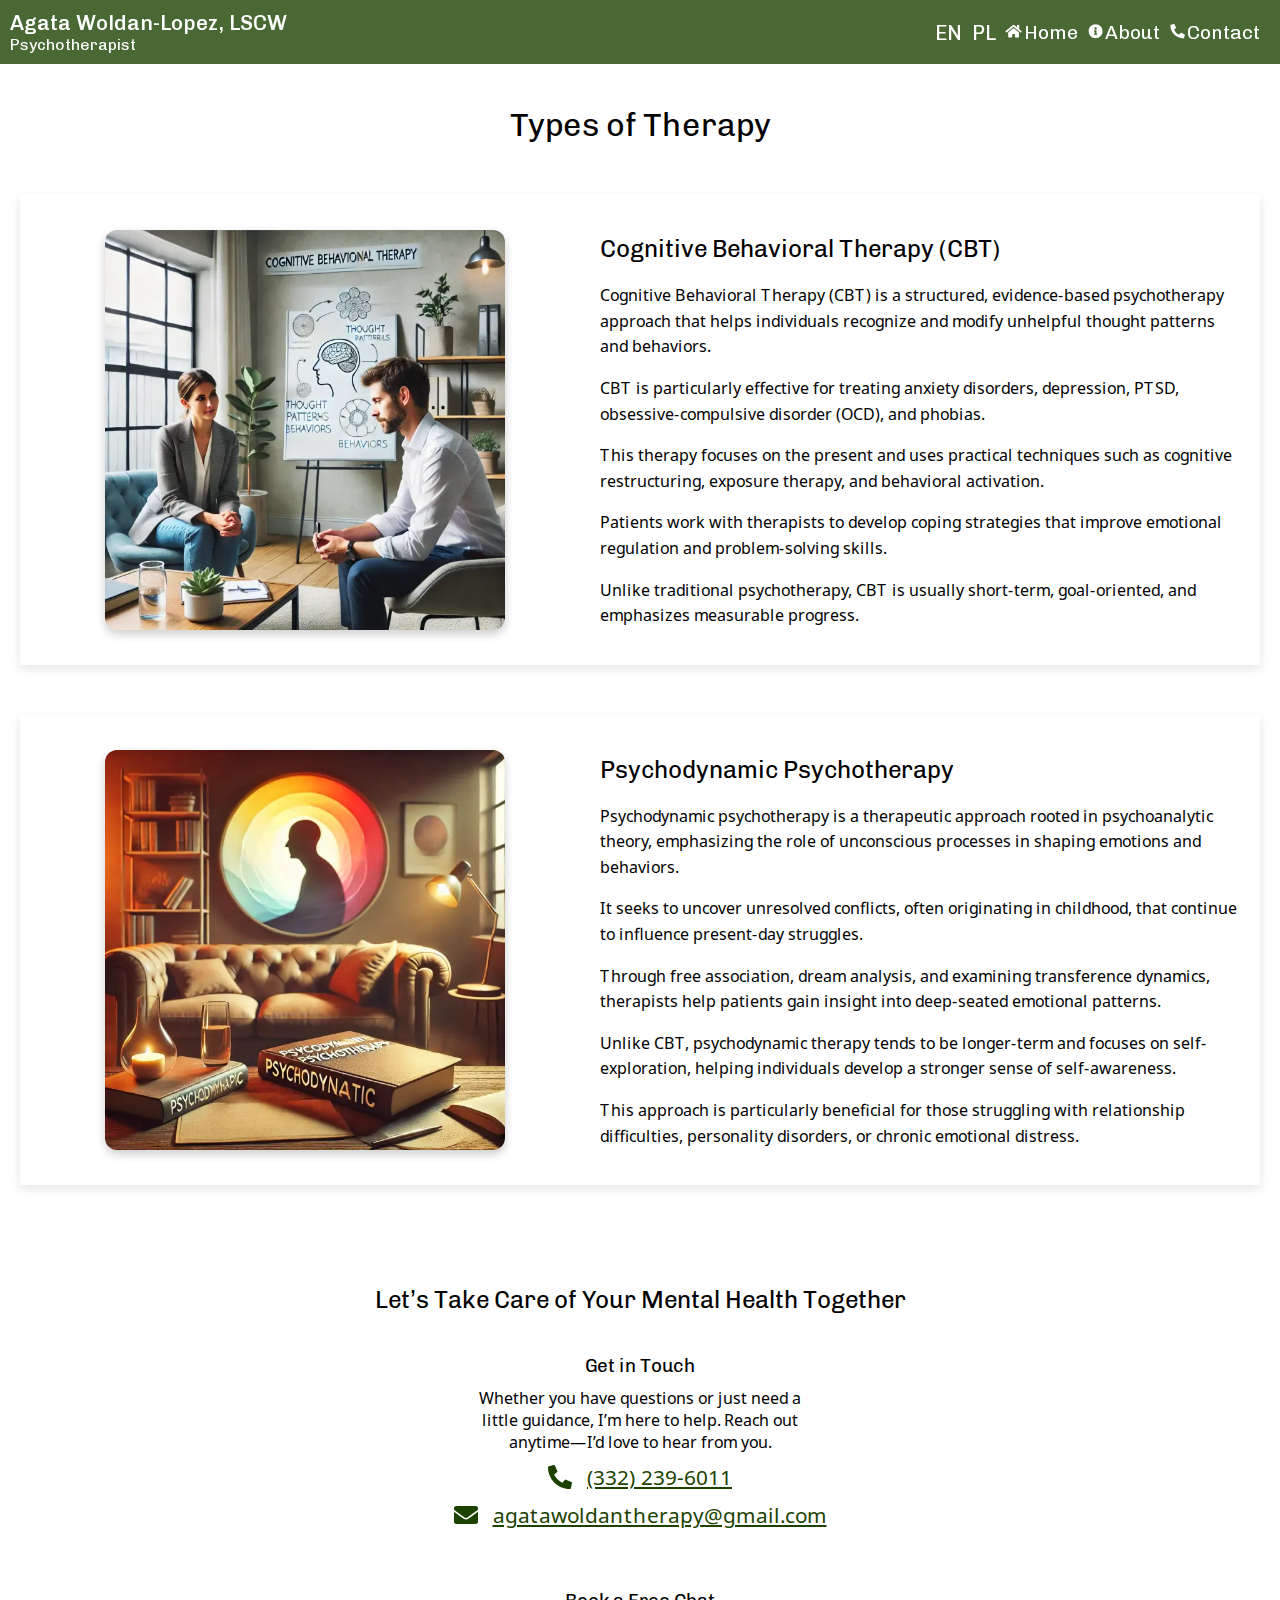
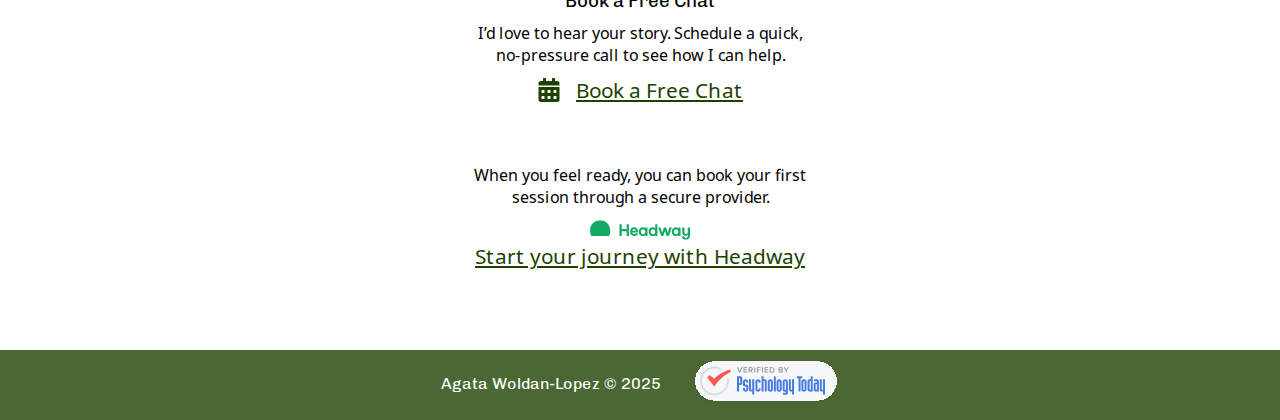
<file: therapy.html>
<!DOCTYPE html><html><head><meta charSet="utf-8"/><meta name="viewport" content="width=device-width, initial-scale=1"/><link rel="preload" href="/_next/static/media/39498105ba7af3d1-s.p.woff2" as="font" crossorigin="" type="font/woff2"/><link rel="preload" href="/_next/static/media/3d7e6485dea5803d-s.p.woff2" as="font" crossorigin="" type="font/woff2"/><link rel="preload" href="/_next/static/media/c4250770ab8708b6-s.p.woff2" as="font" crossorigin="" type="font/woff2"/><link rel="stylesheet" href="/_next/static/css/830bf93f7df16021.css" data-precedence="next"/><link rel="stylesheet" href="/_next/static/css/e92ddec587a69b70.css" data-precedence="next"/><link rel="stylesheet" href="/_next/static/css/008f96ffe9379b16.css" data-precedence="next"/><link rel="stylesheet" href="/_next/static/css/67e086a69d1fabfb.css" data-precedence="next"/><link rel="preload" as="script" fetchPriority="low" href="/_next/static/chunks/webpack-da99eba6a0b88c59.js"/><script src="/_next/static/chunks/4bd1b696-9d53a45aeb6e92ca.js" async=""></script><script src="/_next/static/chunks/517-3e98ad9a71133c44.js" async=""></script><script src="/_next/static/chunks/main-app-e10a11d2a1965789.js" async=""></script><script src="/_next/static/chunks/173-49aca51766a58652.js" async=""></script><script src="/_next/static/chunks/app/layout-21ab63975698d560.js" async=""></script><script src="/_next/static/chunks/8e1d74a4-7e2faf509ad218c0.js" async=""></script><script src="/_next/static/chunks/621-6c1f7b6820b8ddde.js" async=""></script><script src="/_next/static/chunks/626-d0419d5561f9a2c0.js" async=""></script><script src="/_next/static/chunks/app/therapy/page-9baa05ab9d4359f4.js" async=""></script><meta name="next-size-adjust" content=""/><title>Agata Woldan-Lopez</title><meta name="description" content="Experienced psychotherapist with 22 years of practice in New York. Specializes in anxiety disorders, depression, trauma, loss and relationship issues. Offers psychodynamic and cognitive-behavioral therapies tailored to individual needs. Licensed in NY &amp; IL."/><meta name="keywords" content="Psychotherapy, Therapy, Mental Health Support, Individual Therapy, Licensed Therapist, Certified Psychotherapist, LCSW, Licensed Clinical Social Worker, Anxiety Therapy, Depression Therapy, Stress Management, Trauma Therapy, PTSD Therapy, Cognitive Behavioral Therapy (CBT), Psychotherapist in Illinois, Licensed Therapist in Illinois, Psychotherapist in New York, Licensed Therapist in New York, Psychotherapist online, Licensed Therapist online, Psychotherapist in Chicago, Licensed Therapist in Chicago, Online Therapy, Teletherapy, Virtual Counseling, Bilingual Therapist, Polish-Speaking Therapist, Psychoterapia, Terapia, Zdrowie psychiczne, Terapia indywidualna, Licencjonowany terapeuta, Certyfikowany psychoterapeuta, LCSW, Licencjonowany kliniczny pracownik socjalny, Terapia lęku, Terapia depresji, Zarządzanie stresem, Terapia traumy, Terapia PTSD, Terapia poznawczo-behawioralna (CBT), Psychoterapeuta w Nowym Jorku, Psychoterapeutka w Nowym Jorku, Psychoterapeutka w Illinois, Psychoterapeuta online, Psychoterapeuta w Nowym Jorku, Psychoterapeuta w Chicago, Psychoterapeutka w Chicago, Licencjonowany terapeuta w Illinois, Licencjonowany terapeuta w Nowym Jorku, Licencjonowany terapeuta w Chicago, Licencjonowany terapeuta online, Licencjonowana terapeutka w Illinois, Licencjonowana terapeutka w Nowym Jorku, Licencjonowana terapeutka w Chicago, Licencjonowana terapeutka online, Terapia online, Teleterapia, Wirtualna psychoterapia, Terapeuta dwujęzyczny, Terapeuta mówiący po polsku, Terapeutka mówiąca po polsku"/><meta property="og:title" content="Agata Woldan-Lopez"/><meta property="og:description" content="Experienced psychotherapist with 22 years of practice in New York. Specializes in anxiety disorders, depression, trauma, loss and relationship issues. Offers psychodynamic and cognitive-behavioral therapies tailored to individual needs. Licensed in NY &amp; IL."/><meta property="og:url" content="https://agatatherapy.com"/><meta property="og:locale" content="en_US"/><meta property="og:image" content="https://agatatherapy.com/images/nextImageExportOptimizer/profile_hd-opt-640.WEBP"/><meta property="og:image:width" content="1200"/><meta property="og:image:height" content="630"/><meta property="og:image:alt" content="Agata Woldan-Lopez"/><meta property="og:locale:alternate" content="pl_PL"/><meta property="og:type" content="website"/><meta name="twitter:card" content="summary_large_image"/><meta name="twitter:site" content="@AgataTherapy"/><meta name="twitter:title" content="Agata Woldan-Lopez"/><meta name="twitter:description" content="Experienced psychotherapist with 22 years of practice in New York. Specializes in anxiety disorders, depression, trauma, loss and relationship issues. Offers psychodynamic and cognitive-behavioral therapies tailored to individual needs. Licensed in NY &amp; IL."/><meta name="twitter:image" content="https://agatatherapy.com/images/nextImageExportOptimizer/profile_hd-opt-640.WEBP"/><meta name="twitter:image:width" content="1200"/><meta name="twitter:image:height" content="630"/><meta name="twitter:image:alt" content="Agata Woldan-Lopez"/><link rel="icon" href="/images/favicon.png"/><script src="/_next/static/chunks/polyfills-42372ed130431b0a.js" noModule=""></script></head><body class="__variable_48ea4f __variable_89c41b __variable_3883d7 antialiased"><script type="application/ld+json">{"@context":"https://schema.org","@type":"Person","name":"Agata Woldan-Lopez","description":"Experienced psychotherapist with 22 years of practice in New York. Specializes in anxiety disorders, depression, trauma, loss and relationship issues. Offers psychodynamic and cognitive-behavioral therapies tailored to individual needs. Licensed in NY & IL.","url":"https://agatatherapy.com","sameAs":["https://www.psychologytoday.com/us/therapists/agata-woldan-lopez-woodside-ny/1137722"],"image":"https://agatatherapy.com/images/nextImageExportOptimizer/profile_hd-opt-640.WEBP","jobTitle":"Psychotherapist","worksFor":{"@type":"Organization","name":"Agata Therapy"}}</script><div><div><header><div class="header-container"><div><h1>Agata Woldan-Lopez, LSCW</h1><p>Psychotherapist</p></div><div class="left-container"><div class="lang-menu"><a class="lang" href="/therapy">EN</a><a class="lang" href="/polski/therapy">PL</a></div><div class="fold-link"><a href="/"><svg stroke="currentColor" fill="currentColor" stroke-width="0" viewBox="0 0 576 512" height="1em" width="1em" xmlns="http://www.w3.org/2000/svg"><path d="M280.37 148.26L96 300.11V464a16 16 0 0 0 16 16l112.06-.29a16 16 0 0 0 15.92-16V368a16 16 0 0 1 16-16h64a16 16 0 0 1 16 16v95.64a16 16 0 0 0 16 16.05L464 480a16 16 0 0 0 16-16V300L295.67 148.26a12.19 12.19 0 0 0-15.3 0zM571.6 251.47L488 182.56V44.05a12 12 0 0 0-12-12h-56a12 12 0 0 0-12 12v72.61L318.47 43a48 48 0 0 0-61 0L4.34 251.47a12 12 0 0 0-1.6 16.9l25.5 31A12 12 0 0 0 45.15 301l235.22-193.74a12.19 12.19 0 0 1 15.3 0L530.9 301a12 12 0 0 0 16.9-1.6l25.5-31a12 12 0 0 0-1.7-16.93z"></path></svg><span>Home</span></a></div><div class="fold-link"><a href="/about"><svg stroke="currentColor" fill="currentColor" stroke-width="0" viewBox="0 0 512 512" height="1em" width="1em" xmlns="http://www.w3.org/2000/svg"><path d="M256 8C119.043 8 8 119.083 8 256c0 136.997 111.043 248 248 248s248-111.003 248-248C504 119.083 392.957 8 256 8zm0 110c23.196 0 42 18.804 42 42s-18.804 42-42 42-42-18.804-42-42 18.804-42 42-42zm56 254c0 6.627-5.373 12-12 12h-88c-6.627 0-12-5.373-12-12v-24c0-6.627 5.373-12 12-12h12v-64h-12c-6.627 0-12-5.373-12-12v-24c0-6.627 5.373-12 12-12h64c6.627 0 12 5.373 12 12v100h12c6.627 0 12 5.373 12 12v24z"></path></svg><span>About</span></a></div><div class="fold-link"><a href="#contact"><svg stroke="currentColor" fill="currentColor" stroke-width="0" viewBox="0 0 512 512" height="1em" width="1em" xmlns="http://www.w3.org/2000/svg"><path d="M497.39 361.8l-112-48a24 24 0 0 0-28 6.9l-49.6 60.6A370.66 370.66 0 0 1 130.6 204.11l60.6-49.6a23.94 23.94 0 0 0 6.9-28l-48-112A24.16 24.16 0 0 0 122.6.61l-104 24A24 24 0 0 0 0 48c0 256.5 207.9 464 464 464a24 24 0 0 0 23.4-18.6l24-104a24.29 24.29 0 0 0-14.01-27.6z"></path></svg><span>Contact</span></a></div><div class="fold-button"><div class="hamburger-react" aria-expanded="false" role="button" style="cursor:pointer;height:48px;position:relative;transition:0.4s cubic-bezier(0, 0, 0, 1);user-select:none;width:48px;outline:none" tabindex="0"><div style="background:#fff;height:2px;left:12px;position:absolute;width:12px;border-radius:undefined 0 0 undefined;top:16px;transition:0.4s cubic-bezier(0, 0, 0, 1);transform:none"></div><div style="background:#fff;height:2px;left:50%;position:absolute;width:12px;border-radius:0 undefined undefined 0;top:16px;transition:0.4s cubic-bezier(0, 0, 0, 1);transform:none"></div><div style="background:#fff;height:2px;left:12px;position:absolute;width:12px;border-radius:undefined 0 0 undefined;top:23px;transition:0.4s cubic-bezier(0, 0, 0, 1);opacity:1;transform:none"></div><div style="background:#fff;height:2px;left:50%;position:absolute;width:12px;border-radius:0 undefined undefined 0;top:23px;transition:0.4s cubic-bezier(0, 0, 0, 1);opacity:1;transform:none"></div><div style="background:#fff;height:2px;left:12px;position:absolute;width:12px;border-radius:undefined 0 0 undefined;top:30px;transition:0.4s cubic-bezier(0, 0, 0, 1);transform:none"></div><div style="background:#fff;height:2px;left:50%;position:absolute;width:12px;border-radius:0 undefined undefined 0;top:30px;transition:0.4s cubic-bezier(0, 0, 0, 1);transform:none"></div></div></div></div></div></header><div class="menu"><ul><li><a href="/"><svg stroke="currentColor" fill="currentColor" stroke-width="0" viewBox="0 0 576 512" height="1em" width="1em" xmlns="http://www.w3.org/2000/svg"><path d="M280.37 148.26L96 300.11V464a16 16 0 0 0 16 16l112.06-.29a16 16 0 0 0 15.92-16V368a16 16 0 0 1 16-16h64a16 16 0 0 1 16 16v95.64a16 16 0 0 0 16 16.05L464 480a16 16 0 0 0 16-16V300L295.67 148.26a12.19 12.19 0 0 0-15.3 0zM571.6 251.47L488 182.56V44.05a12 12 0 0 0-12-12h-56a12 12 0 0 0-12 12v72.61L318.47 43a48 48 0 0 0-61 0L4.34 251.47a12 12 0 0 0-1.6 16.9l25.5 31A12 12 0 0 0 45.15 301l235.22-193.74a12.19 12.19 0 0 1 15.3 0L530.9 301a12 12 0 0 0 16.9-1.6l25.5-31a12 12 0 0 0-1.7-16.93z"></path></svg><span>Home</span></a></li><li><a href="/about"><svg stroke="currentColor" fill="currentColor" stroke-width="0" viewBox="0 0 512 512" height="1em" width="1em" xmlns="http://www.w3.org/2000/svg"><path d="M256 8C119.043 8 8 119.083 8 256c0 136.997 111.043 248 248 248s248-111.003 248-248C504 119.083 392.957 8 256 8zm0 110c23.196 0 42 18.804 42 42s-18.804 42-42 42-42-18.804-42-42 18.804-42 42-42zm56 254c0 6.627-5.373 12-12 12h-88c-6.627 0-12-5.373-12-12v-24c0-6.627 5.373-12 12-12h12v-64h-12c-6.627 0-12-5.373-12-12v-24c0-6.627 5.373-12 12-12h64c6.627 0 12 5.373 12 12v100h12c6.627 0 12 5.373 12 12v24z"></path></svg><span>About</span></a></li><li><a href="#contact"><svg stroke="currentColor" fill="currentColor" stroke-width="0" viewBox="0 0 512 512" height="1em" width="1em" xmlns="http://www.w3.org/2000/svg"><path d="M497.39 361.8l-112-48a24 24 0 0 0-28 6.9l-49.6 60.6A370.66 370.66 0 0 1 130.6 204.11l60.6-49.6a23.94 23.94 0 0 0 6.9-28l-48-112A24.16 24.16 0 0 0 122.6.61l-104 24A24 24 0 0 0 0 48c0 256.5 207.9 464 464 464a24 24 0 0 0 23.4-18.6l24-104a24.29 24.29 0 0 0-14.01-27.6z"></path></svg><span>Contact</span></a></li></ul></div></div><main class="therapy-container"><section class="therapy-content"><h1>Types of Therapy</h1><div class="therapy-section"><img alt="Cognitive Behavioral Therapy illustration" loading="lazy" width="400" height="400" decoding="async" data-nimg="1" class="side-image" style="color:transparent;background-size:cover;background-position:50% 50%;background-repeat:no-repeat;background-image:url(&quot;/images/therapy/nextImageExportOptimizer/cbt-opt-10.WEBP&quot;)" srcSet="/images/therapy/nextImageExportOptimizer/cbt-opt-640.WEBP 1x, /images/therapy/nextImageExportOptimizer/cbt-opt-828.WEBP 2x" src="/images/therapy/nextImageExportOptimizer/cbt-opt-828.WEBP"/><div class="therapy-text"><h2>Cognitive Behavioral Therapy (CBT)</h2><p>Cognitive Behavioral Therapy (CBT) is a structured, evidence-based psychotherapy approach that helps individuals recognize and modify unhelpful thought patterns and behaviors.</p><p>CBT is particularly effective for treating anxiety disorders, depression, PTSD, obsessive-compulsive disorder (OCD), and phobias.</p><p>This therapy focuses on the present and uses practical techniques such as cognitive restructuring, exposure therapy, and behavioral activation.</p><p>Patients work with therapists to develop coping strategies that improve emotional regulation and problem-solving skills.</p><p>Unlike traditional psychotherapy, CBT is usually short-term, goal-oriented, and emphasizes measurable progress.</p></div></div><div class="therapy-section"><img alt="Psychodynamic Therapy illustration" loading="lazy" width="400" height="400" decoding="async" data-nimg="1" class="side-image" style="color:transparent;background-size:cover;background-position:50% 50%;background-repeat:no-repeat;background-image:url(&quot;/images/therapy/nextImageExportOptimizer/psychodynamic-opt-10.WEBP&quot;)" srcSet="/images/therapy/nextImageExportOptimizer/psychodynamic-opt-640.WEBP 1x, /images/therapy/nextImageExportOptimizer/psychodynamic-opt-828.WEBP 2x" src="/images/therapy/nextImageExportOptimizer/psychodynamic-opt-828.WEBP"/><div class="therapy-text"><h2>Psychodynamic Psychotherapy</h2><p>Psychodynamic psychotherapy is a therapeutic approach rooted in psychoanalytic theory, emphasizing the role of unconscious processes in shaping emotions and behaviors.</p><p>It seeks to uncover unresolved conflicts, often originating in childhood, that continue to influence present-day struggles.</p><p>Through free association, dream analysis, and examining transference dynamics, therapists help patients gain insight into deep-seated emotional patterns.</p><p>Unlike CBT, psychodynamic therapy tends to be longer-term and focuses on self-exploration, helping individuals develop a stronger sense of self-awareness.</p><p>This approach is particularly beneficial for those struggling with relationship difficulties, personality disorders, or chronic emotional distress.</p></div></div></section><div class="callToAction-container" id="contact"><h2>Let’s Take Care of Your Mental Health Together</h2><div class="contact-page"><div class="contact-info"><h3>Get in Touch</h3><p>Whether you have questions or just need a little guidance, I’m here to help. Reach out anytime—I’d love to hear from you.</p><div class="contact-item"><svg stroke="currentColor" fill="currentColor" stroke-width="0" viewBox="0 0 512 512" height="24" width="24" xmlns="http://www.w3.org/2000/svg"><path d="M497.39 361.8l-112-48a24 24 0 0 0-28 6.9l-49.6 60.6A370.66 370.66 0 0 1 130.6 204.11l60.6-49.6a23.94 23.94 0 0 0 6.9-28l-48-112A24.16 24.16 0 0 0 122.6.61l-104 24A24 24 0 0 0 0 48c0 256.5 207.9 464 464 464a24 24 0 0 0 23.4-18.6l24-104a24.29 24.29 0 0 0-14.01-27.6z"></path></svg><a href="tel:(332) 239-6011"><p>(332) 239-6011</p></a></div><div class="contact-item"><svg stroke="currentColor" fill="currentColor" stroke-width="0" viewBox="0 0 512 512" height="24" width="24" xmlns="http://www.w3.org/2000/svg"><path d="M502.3 190.8c3.9-3.1 9.7-.2 9.7 4.7V400c0 26.5-21.5 48-48 48H48c-26.5 0-48-21.5-48-48V195.6c0-5 5.7-7.8 9.7-4.7 22.4 17.4 52.1 39.5 154.1 113.6 21.1 15.4 56.7 47.8 92.2 47.6 35.7.3 72-32.8 92.3-47.6 102-74.1 131.6-96.3 154-113.7zM256 320c23.2.4 56.6-29.2 73.4-41.4 132.7-96.3 142.8-104.7 173.4-128.7 5.8-4.5 9.2-11.5 9.2-18.9v-19c0-26.5-21.5-48-48-48H48C21.5 64 0 85.5 0 112v19c0 7.4 3.4 14.3 9.2 18.9 30.6 23.9 40.7 32.4 173.4 128.7 16.8 12.2 50.2 41.8 73.4 41.4z"></path></svg><a href="mailto:agatawoldantherapy@gmail.com"><p>agatawoldantherapy@gmail.com</p></a></div></div><div class="contact-info"><h3>Book a Free Chat</h3><p>I’d love to hear your story. Schedule a quick, no-pressure call to see how I can help.</p><div class="contact-item"><svg stroke="currentColor" fill="currentColor" stroke-width="0" viewBox="0 0 448 512" height="24" width="24" xmlns="http://www.w3.org/2000/svg"><path d="M0 464c0 26.5 21.5 48 48 48h352c26.5 0 48-21.5 48-48V192H0v272zm320-196c0-6.6 5.4-12 12-12h40c6.6 0 12 5.4 12 12v40c0 6.6-5.4 12-12 12h-40c-6.6 0-12-5.4-12-12v-40zm0 128c0-6.6 5.4-12 12-12h40c6.6 0 12 5.4 12 12v40c0 6.6-5.4 12-12 12h-40c-6.6 0-12-5.4-12-12v-40zM192 268c0-6.6 5.4-12 12-12h40c6.6 0 12 5.4 12 12v40c0 6.6-5.4 12-12 12h-40c-6.6 0-12-5.4-12-12v-40zm0 128c0-6.6 5.4-12 12-12h40c6.6 0 12 5.4 12 12v40c0 6.6-5.4 12-12 12h-40c-6.6 0-12-5.4-12-12v-40zM64 268c0-6.6 5.4-12 12-12h40c6.6 0 12 5.4 12 12v40c0 6.6-5.4 12-12 12H76c-6.6 0-12-5.4-12-12v-40zm0 128c0-6.6 5.4-12 12-12h40c6.6 0 12 5.4 12 12v40c0 6.6-5.4 12-12 12H76c-6.6 0-12-5.4-12-12v-40zM400 64h-48V16c0-8.8-7.2-16-16-16h-32c-8.8 0-16 7.2-16 16v48H160V16c0-8.8-7.2-16-16-16h-32c-8.8 0-16 7.2-16 16v48H48C21.5 64 0 85.5 0 112v48h448v-48c0-26.5-21.5-48-48-48z"></path></svg><a target="_blank" rel="noopener noreferrer" href="https://calendly.com/agatawoldantherapy/15-minute-meeting">Book a Free Chat</a></div></div><div class="contact-info"><p>When you feel ready, you can book your first session through a secure provider.</p><div class="contact-item"><a class="final-link" href="https://care.headway.co/providers/agata-woldan-lopez"><img alt="Headway logo" loading="lazy" width="100" height="24" decoding="async" data-nimg="1" class="headway-logo" style="color:transparent;background-size:cover;background-position:50% 50%;background-repeat:no-repeat;background-image:url(&quot;data:image/svg+xml;charset=utf-8,%3Csvg xmlns=&#x27;http://www.w3.org/2000/svg&#x27; viewBox=&#x27;0 0 100 24&#x27;%3E%3Cfilter id=&#x27;b&#x27; color-interpolation-filters=&#x27;sRGB&#x27;%3E%3CfeGaussianBlur stdDeviation=&#x27;20&#x27;/%3E%3CfeColorMatrix values=&#x27;1 0 0 0 0 0 1 0 0 0 0 0 1 0 0 0 0 0 100 -1&#x27; result=&#x27;s&#x27;/%3E%3CfeFlood x=&#x27;0&#x27; y=&#x27;0&#x27; width=&#x27;100%25&#x27; height=&#x27;100%25&#x27;/%3E%3CfeComposite operator=&#x27;out&#x27; in=&#x27;s&#x27;/%3E%3CfeComposite in2=&#x27;SourceGraphic&#x27;/%3E%3CfeGaussianBlur stdDeviation=&#x27;20&#x27;/%3E%3C/filter%3E%3Cimage width=&#x27;100%25&#x27; height=&#x27;100%25&#x27; x=&#x27;0&#x27; y=&#x27;0&#x27; preserveAspectRatio=&#x27;none&#x27; style=&#x27;filter: url(%23b);&#x27; href=&#x27;/images/logo/headway.svg&#x27;/%3E%3C/svg%3E&quot;)" src="/images/logo/headway.svg"/><p>Start your journey with Headway</p></a></div></div></div></div></main></div><footer><div class="footer-container"><p>Agata Woldan-Lopez © <!-- -->2025</p><a class="verified-pt" href="https://www.psychologytoday.com/us/therapists/agata-woldan-lopez-woodside-ny/1137722">Psychology Today Verified</a></div></footer><script src="/_next/static/chunks/webpack-da99eba6a0b88c59.js" async=""></script><script>(self.__next_f=self.__next_f||[]).push([0])</script><script>self.__next_f.push([1,"1:\"$Sreact.fragment\"\n2:I[2666,[\"173\",\"static/chunks/173-49aca51766a58652.js\",\"177\",\"static/chunks/app/layout-21ab63975698d560.js\"],\"AOSInit\"]\n3:I[5244,[],\"\"]\n4:I[3866,[],\"\"]\n5:I[8173,[\"173\",\"static/chunks/173-49aca51766a58652.js\",\"177\",\"static/chunks/app/layout-21ab63975698d560.js\"],\"\"]\n6:I[7033,[],\"ClientPageRoot\"]\n7:I[9915,[\"711\",\"static/chunks/8e1d74a4-7e2faf509ad218c0.js\",\"173\",\"static/chunks/173-49aca51766a58652.js\",\"621\",\"static/chunks/621-6c1f7b6820b8ddde.js\",\"626\",\"static/chunks/626-d0419d5561f9a2c0.js\",\"12\",\"static/chunks/app/therapy/page-9baa05ab9d4359f4.js\"],\"default\"]\na:I[6213,[],\"OutletBoundary\"]\nc:I[6213,[],\"MetadataBoundary\"]\ne:I[6213,[],\"ViewportBoundary\"]\n10:I[4835,[],\"\"]\n:HL[\"/_next/static/media/39498105ba7af3d1-s.p.woff2\",\"font\",{\"crossOrigin\":\"\",\"type\":\"font/woff2\"}]\n:HL[\"/_next/static/media/3d7e6485dea5803d-s.p.woff2\",\"font\",{\"crossOrigin\":\"\",\"type\":\"font/woff2\"}]\n:HL[\"/_next/static/media/c4250770ab8708b6-s.p.woff2\",\"font\",{\"crossOrigin\":\"\",\"type\":\"font/woff2\"}]\n:HL[\"/_next/static/css/830bf93f7df16021.css\",\"style\"]\n:HL[\"/_next/static/css/e92ddec587a69b70.css\",\"style\"]\n:HL[\"/_next/static/css/008f96ffe9379b16.css\",\"style\"]\n:HL[\"/_next/static/css/67e086a69d1fabfb.css\",\"style\"]\n"])</script><script>self.__next_f.push([1,"0:{\"P\":null,\"b\":\"M3_9vqrAM212BPVxav7_y\",\"p\":\"\",\"c\":[\"\",\"therapy\"],\"i\":false,\"f\":[[[\"\",{\"children\":[\"therapy\",{\"children\":[\"__PAGE__\",{}]}]},\"$undefined\",\"$undefined\",true],[\"\",[\"$\",\"$1\",\"c\",{\"children\":[[[\"$\",\"link\",\"0\",{\"rel\":\"stylesheet\",\"href\":\"/_next/static/css/830bf93f7df16021.css\",\"precedence\":\"next\",\"crossOrigin\":\"$undefined\",\"nonce\":\"$undefined\"}],[\"$\",\"link\",\"1\",{\"rel\":\"stylesheet\",\"href\":\"/_next/static/css/e92ddec587a69b70.css\",\"precedence\":\"next\",\"crossOrigin\":\"$undefined\",\"nonce\":\"$undefined\"}]],[\"$\",\"html\",null,{\"children\":[[\"$\",\"$L2\",null,{}],[\"$\",\"body\",null,{\"className\":\"__variable_48ea4f __variable_89c41b __variable_3883d7 antialiased\",\"children\":[[\"$\",\"script\",null,{\"type\":\"application/ld+json\",\"children\":\"{\\\"@context\\\":\\\"https://schema.org\\\",\\\"@type\\\":\\\"Person\\\",\\\"name\\\":\\\"Agata Woldan-Lopez\\\",\\\"description\\\":\\\"Experienced psychotherapist with 22 years of practice in New York. Specializes in anxiety disorders, depression, trauma, loss and relationship issues. Offers psychodynamic and cognitive-behavioral therapies tailored to individual needs. Licensed in NY \u0026 IL.\\\",\\\"url\\\":\\\"https://agatatherapy.com\\\",\\\"sameAs\\\":[\\\"https://www.psychologytoday.com/us/therapists/agata-woldan-lopez-woodside-ny/1137722\\\"],\\\"image\\\":\\\"https://agatatherapy.com/images/nextImageExportOptimizer/profile_hd-opt-640.WEBP\\\",\\\"jobTitle\\\":\\\"Psychotherapist\\\",\\\"worksFor\\\":{\\\"@type\\\":\\\"Organization\\\",\\\"name\\\":\\\"Agata Therapy\\\"}}\"}],[\"$\",\"$L3\",null,{\"parallelRouterKey\":\"children\",\"segmentPath\":[\"children\"],\"error\":\"$undefined\",\"errorStyles\":\"$undefined\",\"errorScripts\":\"$undefined\",\"template\":[\"$\",\"$L4\",null,{}],\"templateStyles\":\"$undefined\",\"templateScripts\":\"$undefined\",\"notFound\":[[],[[\"$\",\"title\",null,{\"children\":\"404: This page could not be found.\"}],[\"$\",\"div\",null,{\"style\":{\"fontFamily\":\"system-ui,\\\"Segoe UI\\\",Roboto,Helvetica,Arial,sans-serif,\\\"Apple Color Emoji\\\",\\\"Segoe UI Emoji\\\"\",\"height\":\"100vh\",\"textAlign\":\"center\",\"display\":\"flex\",\"flexDirection\":\"column\",\"alignItems\":\"center\",\"justifyContent\":\"center\"},\"children\":[\"$\",\"div\",null,{\"children\":[[\"$\",\"style\",null,{\"dangerouslySetInnerHTML\":{\"__html\":\"body{color:#000;background:#fff;margin:0}.next-error-h1{border-right:1px solid rgba(0,0,0,.3)}@media (prefers-color-scheme:dark){body{color:#fff;background:#000}.next-error-h1{border-right:1px solid rgba(255,255,255,.3)}}\"}}],[\"$\",\"h1\",null,{\"className\":\"next-error-h1\",\"style\":{\"display\":\"inline-block\",\"margin\":\"0 20px 0 0\",\"padding\":\"0 23px 0 0\",\"fontSize\":24,\"fontWeight\":500,\"verticalAlign\":\"top\",\"lineHeight\":\"49px\"},\"children\":404}],[\"$\",\"div\",null,{\"style\":{\"display\":\"inline-block\"},\"children\":[\"$\",\"h2\",null,{\"style\":{\"fontSize\":14,\"fontWeight\":400,\"lineHeight\":\"49px\",\"margin\":0},\"children\":\"This page could not be found.\"}]}]]}]}]]],\"forbidden\":\"$undefined\",\"unauthorized\":\"$undefined\"}],[\"$\",\"footer\",null,{\"children\":[\"$\",\"div\",null,{\"className\":\"footer-container\",\"children\":[[\"$\",\"p\",null,{\"children\":[\"Agata Woldan-Lopez © \",2025]}],[\"$\",\"$L5\",null,{\"href\":\"https://www.psychologytoday.com/us/therapists/agata-woldan-lopez-woodside-ny/1137722\",\"className\":\"verified-pt\",\"children\":\"Psychology Today Verified\"}]]}]}]]}]]}]]}],{\"children\":[\"therapy\",[\"$\",\"$1\",\"c\",{\"children\":[null,[\"$\",\"$L3\",null,{\"parallelRouterKey\":\"children\",\"segmentPath\":[\"children\",\"therapy\",\"children\"],\"error\":\"$undefined\",\"errorStyles\":\"$undefined\",\"errorScripts\":\"$undefined\",\"template\":[\"$\",\"$L4\",null,{}],\"templateStyles\":\"$undefined\",\"templateScripts\":\"$undefined\",\"notFound\":\"$undefined\",\"forbidden\":\"$undefined\",\"unauthorized\":\"$undefined\"}]]}],{\"children\":[\"__PAGE__\",[\"$\",\"$1\",\"c\",{\"children\":[[\"$\",\"$L6\",null,{\"Component\":\"$7\",\"searchParams\":{},\"params\":{},\"promises\":[\"$@8\",\"$@9\"]}],[[\"$\",\"link\",\"0\",{\"rel\":\"stylesheet\",\"href\":\"/_next/static/css/008f96ffe9379b16.css\",\"precedence\":\"next\",\"crossOrigin\":\"$undefined\",\"nonce\":\"$undefined\"}],[\"$\",\"link\",\"1\",{\"rel\":\"stylesheet\",\"href\":\"/_next/static/css/67e086a69d1fabfb.css\",\"precedence\":\"next\",\"crossOrigin\":\"$undefined\",\"nonce\":\"$undefined\"}]],[\"$\",\"$La\",null,{\"children\":\"$Lb\"}]]}],{},null,false]},null,false]},null,false],[\"$\",\"$1\",\"h\",{\"children\":[null,[\"$\",\"$1\",\"rBaygZpEL_IpGnAtkbXGY\",{\"children\":[[\"$\",\"$Lc\",null,{\"children\":\"$Ld\"}],[\"$\",\"$Le\",null,{\"children\":\"$Lf\"}],[\"$\",\"meta\",null,{\"name\":\"next-size-adjust\",\"content\":\"\"}]]}]]}],false]],\"m\":\"$undefined\",\"G\":[\"$10\",\"$undefined\"],\"s\":false,\"S\":true}\n"])</script><script>self.__next_f.push([1,"8:{}\n9:{}\n"])</script><script>self.__next_f.push([1,"f:[[\"$\",\"meta\",\"0\",{\"name\":\"viewport\",\"content\":\"width=device-width, initial-scale=1\"}]]\n11:T602,Psychotherapy, Therapy, Mental Health Support, Individual Therapy, Licensed Therapist, Certified Psychotherapist, LCSW, Licensed Clinical Social Worker, Anxiety Therapy, Depression Therapy, Stress Management, Trauma Therapy, PTSD Therapy, Cognitive Behavioral Therapy (CBT), Psychotherapist in Illinois, Licensed Therapist in Illinois, Psychotherapist in New York, Licensed Therapist in New York, Psychotherapist online, Licensed Therapist online, Psychotherapist in Chicago, Licensed Therapist in Chicago, Online Therapy, Teletherapy, Virtual Counseling, Bilingual Therapist, Polish-Speaking Therapist, Psychoterapia, Terapia, Zdrowie psychiczne, Terapia indywidualna, Licencjonowany terapeuta, Certyfikowany psychoterapeuta, LCSW, Licencjonowany kliniczny pracownik socjalny, Terapia lęku, Terapia depresji, Zarządzanie stresem, Terapia traumy, Terapia PTSD, Terapia poznawczo-behawioralna (CBT), Psychoterapeuta w Nowym Jorku, Psychoterapeutka w Nowym Jorku, Psychoterapeutka w Illinois, Psychoterapeuta online, Psychoterapeuta w Nowym Jorku, Psychoterapeuta w Chicago, Psychoterapeutka w Chicago, Licencjonowany terapeuta w Illinois, Licencjonowany terapeuta w Nowym Jorku, Licencjonowany terapeuta w Chicago, Licencjonowany terapeuta online, Licencjonowana terapeutka w Illinois, Licencjonowana terapeutka w Nowym Jorku, Licencjonowana terapeutka w Chicago, Licencjonowana terapeutka online, Terapia online, Teleterapia, Wirtualna psychoterapia, Terapeuta dwujęzyczny, Terapeuta mówiący po polsku, Terapeutka mówiąca po polsku"])</script><script>self.__next_f.push([1,"d:[[\"$\",\"meta\",\"0\",{\"charSet\":\"utf-8\"}],[\"$\",\"title\",\"1\",{\"children\":\"Agata Woldan-Lopez\"}],[\"$\",\"meta\",\"2\",{\"name\":\"description\",\"content\":\"Experienced psychotherapist with 22 years of practice in New York. Specializes in anxiety disorders, depression, trauma, loss and relationship issues. Offers psychodynamic and cognitive-behavioral therapies tailored to individual needs. Licensed in NY \u0026 IL.\"}],[\"$\",\"meta\",\"3\",{\"name\":\"keywords\",\"content\":\"$11\"}],[\"$\",\"meta\",\"4\",{\"property\":\"og:title\",\"content\":\"Agata Woldan-Lopez\"}],[\"$\",\"meta\",\"5\",{\"property\":\"og:description\",\"content\":\"Experienced psychotherapist with 22 years of practice in New York. Specializes in anxiety disorders, depression, trauma, loss and relationship issues. Offers psychodynamic and cognitive-behavioral therapies tailored to individual needs. Licensed in NY \u0026 IL.\"}],[\"$\",\"meta\",\"6\",{\"property\":\"og:url\",\"content\":\"https://agatatherapy.com\"}],[\"$\",\"meta\",\"7\",{\"property\":\"og:locale\",\"content\":\"en_US\"}],[\"$\",\"meta\",\"8\",{\"property\":\"og:image\",\"content\":\"https://agatatherapy.com/images/nextImageExportOptimizer/profile_hd-opt-640.WEBP\"}],[\"$\",\"meta\",\"9\",{\"property\":\"og:image:width\",\"content\":\"1200\"}],[\"$\",\"meta\",\"10\",{\"property\":\"og:image:height\",\"content\":\"630\"}],[\"$\",\"meta\",\"11\",{\"property\":\"og:image:alt\",\"content\":\"Agata Woldan-Lopez\"}],[\"$\",\"meta\",\"12\",{\"property\":\"og:locale:alternate\",\"content\":\"pl_PL\"}],[\"$\",\"meta\",\"13\",{\"property\":\"og:type\",\"content\":\"website\"}],[\"$\",\"meta\",\"14\",{\"name\":\"twitter:card\",\"content\":\"summary_large_image\"}],[\"$\",\"meta\",\"15\",{\"name\":\"twitter:site\",\"content\":\"@AgataTherapy\"}],[\"$\",\"meta\",\"16\",{\"name\":\"twitter:title\",\"content\":\"Agata Woldan-Lopez\"}],[\"$\",\"meta\",\"17\",{\"name\":\"twitter:description\",\"content\":\"Experienced psychotherapist with 22 years of practice in New York. Specializes in anxiety disorders, depression, trauma, loss and relationship issues. Offers psychodynamic and cognitive-behavioral therapies tailored to individual needs. Licensed in NY \u0026 IL.\"}],[\"$\",\"meta\",\"18\",{\"name\":\"twitter:image\",\"content\":\"https://agatatherapy.com/images/nextImageExportOptimizer/profile_hd-opt-640.WEBP\"}],[\"$\",\"meta\",\"19\",{\"name\":\"twitter:image:width\",\"content\":\"1200\"}],[\"$\",\"meta\",\"20\",{\"name\":\"twitter:image:height\",\"content\":\"630\"}],[\"$\",\"meta\",\"21\",{\"name\":\"twitter:image:alt\",\"content\":\"Agata Woldan-Lopez\"}],[\"$\",\"link\",\"22\",{\"rel\":\"icon\",\"href\":\"/images/favicon.png\"}]]\n"])</script><script>self.__next_f.push([1,"b:null\n"])</script></body></html>
</file>
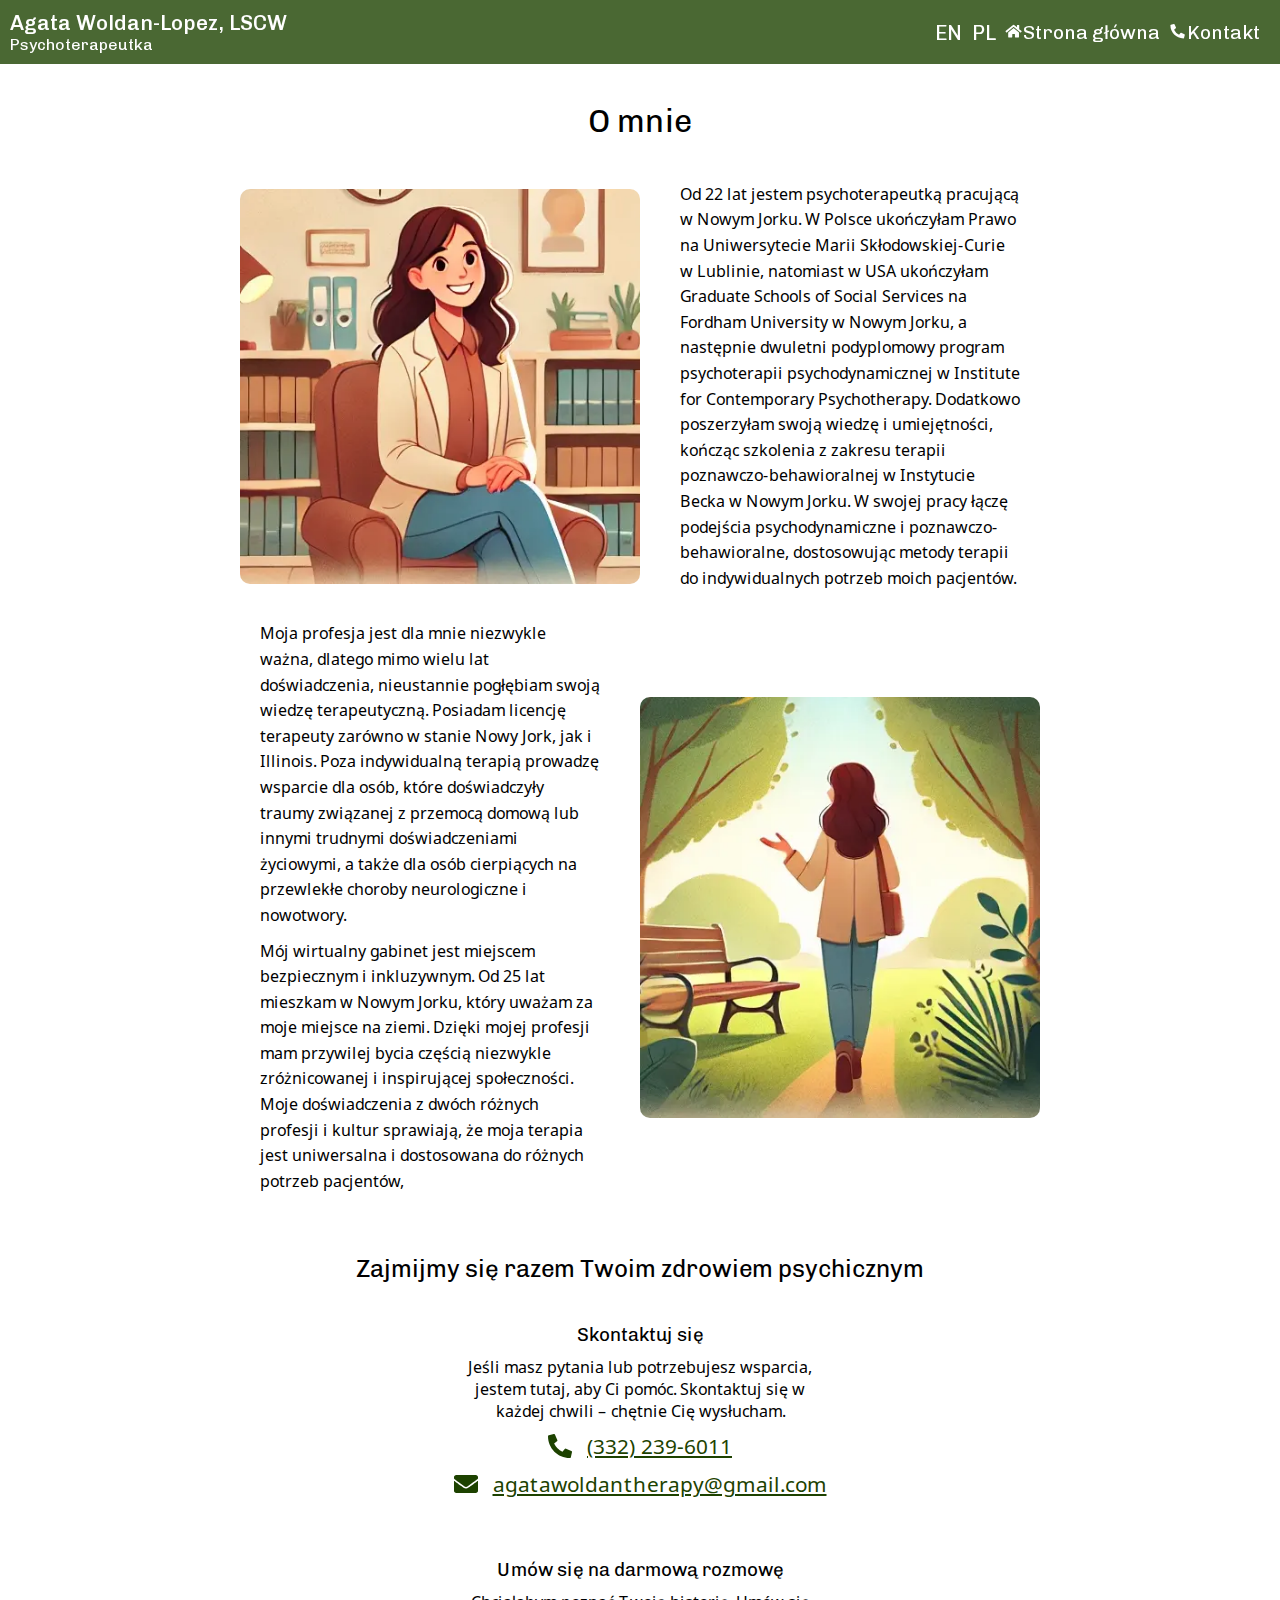
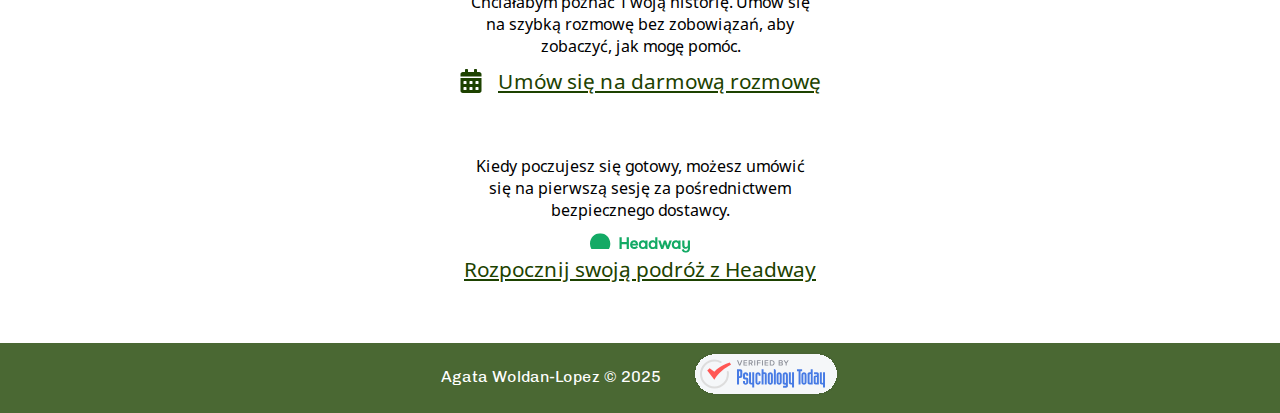
<file: polski/about.html>
<!DOCTYPE html><html><head><meta charSet="utf-8"/><meta name="viewport" content="width=device-width, initial-scale=1"/><link rel="preload" href="/_next/static/media/39498105ba7af3d1-s.p.woff2" as="font" crossorigin="" type="font/woff2"/><link rel="preload" href="/_next/static/media/3d7e6485dea5803d-s.p.woff2" as="font" crossorigin="" type="font/woff2"/><link rel="preload" href="/_next/static/media/c4250770ab8708b6-s.p.woff2" as="font" crossorigin="" type="font/woff2"/><link rel="stylesheet" href="/_next/static/css/830bf93f7df16021.css" data-precedence="next"/><link rel="stylesheet" href="/_next/static/css/e92ddec587a69b70.css" data-precedence="next"/><link rel="stylesheet" href="/_next/static/css/f3a33b0f2c5d2b30.css" data-precedence="next"/><link rel="stylesheet" href="/_next/static/css/67e086a69d1fabfb.css" data-precedence="next"/><link rel="preload" as="script" fetchPriority="low" href="/_next/static/chunks/webpack-da99eba6a0b88c59.js"/><script src="/_next/static/chunks/4bd1b696-9d53a45aeb6e92ca.js" async=""></script><script src="/_next/static/chunks/517-3e98ad9a71133c44.js" async=""></script><script src="/_next/static/chunks/main-app-e10a11d2a1965789.js" async=""></script><script src="/_next/static/chunks/173-49aca51766a58652.js" async=""></script><script src="/_next/static/chunks/app/layout-21ab63975698d560.js" async=""></script><script src="/_next/static/chunks/8e1d74a4-7e2faf509ad218c0.js" async=""></script><script src="/_next/static/chunks/621-6c1f7b6820b8ddde.js" async=""></script><script src="/_next/static/chunks/app/polski/about/page-ff82255edceab641.js" async=""></script><meta name="next-size-adjust" content=""/><title>Agata Woldan-Lopez</title><meta name="description" content="Doświadczona psychoterapeutka z 22-letnim doświadczeniem w Nowym Jorku. Specjalizuje się w zaburzeniach lęku, depresji, traumie, stracie i problemach relacyjnych. Oferta obejmuje terapię psychodynamiczną i behawioralną z indywidualnym dostosowaniem. Posiada uprawnienia w NY i IL."/><meta name="keywords" content="Psychotherapy, Therapy, Mental Health Support, Individual Therapy, Licensed Therapist, Certified Psychotherapist, LCSW, Licensed Clinical Social Worker, Anxiety Therapy, Depression Therapy, Stress Management, Trauma Therapy, PTSD Therapy, Cognitive Behavioral Therapy (CBT), Psychotherapist in Illinois, Licensed Therapist in Illinois, Psychotherapist in New York, Licensed Therapist in New York, Psychotherapist online, Licensed Therapist online, Psychotherapist in Chicago, Licensed Therapist in Chicago, Online Therapy, Teletherapy, Virtual Counseling, Bilingual Therapist, Polish-Speaking Therapist, Psychoterapia, Terapia, Zdrowie psychiczne, Terapia indywidualna, Licencjonowany terapeuta, Certyfikowany psychoterapeuta, LCSW, Licencjonowany kliniczny pracownik socjalny, Terapia lęku, Terapia depresji, Zarządzanie stresem, Terapia traumy, Terapia PTSD, Terapia poznawczo-behawioralna (CBT), Psychoterapeuta w Nowym Jorku, Psychoterapeutka w Nowym Jorku, Psychoterapeutka w Illinois, Psychoterapeuta online, Psychoterapeuta w Nowym Jorku, Psychoterapeuta w Chicago, Psychoterapeutka w Chicago, Licencjonowany terapeuta w Illinois, Licencjonowany terapeuta w Nowym Jorku, Licencjonowany terapeuta w Chicago, Licencjonowany terapeuta online, Licencjonowana terapeutka w Illinois, Licencjonowana terapeutka w Nowym Jorku, Licencjonowana terapeutka w Chicago, Licencjonowana terapeutka online, Terapia online, Teleterapia, Wirtualna psychoterapia, Terapeuta dwujęzyczny, Terapeuta mówiący po polsku, Terapeutka mówiąca po polsku"/><meta property="og:title" content="Agata Woldan-Lopez"/><meta property="og:description" content="Experienced psychotherapist with 22 years of practice in New York. Specializes in anxiety disorders, depression, trauma, loss and relationship issues. Offers psychodynamic and cognitive-behavioral therapies tailored to individual needs. Licensed in NY &amp; IL."/><meta property="og:url" content="https://agatatherapy.com"/><meta property="og:locale" content="en_US"/><meta property="og:image" content="https://agatatherapy.com/images/nextImageExportOptimizer/profile_hd-opt-640.WEBP"/><meta property="og:image:width" content="1200"/><meta property="og:image:height" content="630"/><meta property="og:image:alt" content="Agata Woldan-Lopez"/><meta property="og:locale:alternate" content="pl_PL"/><meta property="og:type" content="website"/><meta name="twitter:card" content="summary_large_image"/><meta name="twitter:site" content="@AgataTherapy"/><meta name="twitter:title" content="Agata Woldan-Lopez"/><meta name="twitter:description" content="Experienced psychotherapist with 22 years of practice in New York. Specializes in anxiety disorders, depression, trauma, loss and relationship issues. Offers psychodynamic and cognitive-behavioral therapies tailored to individual needs. Licensed in NY &amp; IL."/><meta name="twitter:image" content="https://agatatherapy.com/images/nextImageExportOptimizer/profile_hd-opt-640.WEBP"/><meta name="twitter:image:width" content="1200"/><meta name="twitter:image:height" content="630"/><meta name="twitter:image:alt" content="Agata Woldan-Lopez"/><link rel="icon" href="/images/favicon.png"/><script src="/_next/static/chunks/polyfills-42372ed130431b0a.js" noModule=""></script></head><body class="__variable_48ea4f __variable_89c41b __variable_3883d7 antialiased"><script type="application/ld+json">{"@context":"https://schema.org","@type":"Person","name":"Agata Woldan-Lopez","description":"Experienced psychotherapist with 22 years of practice in New York. Specializes in anxiety disorders, depression, trauma, loss and relationship issues. Offers psychodynamic and cognitive-behavioral therapies tailored to individual needs. Licensed in NY & IL.","url":"https://agatatherapy.com","sameAs":["https://www.psychologytoday.com/us/therapists/agata-woldan-lopez-woodside-ny/1137722"],"image":"https://agatatherapy.com/images/nextImageExportOptimizer/profile_hd-opt-640.WEBP","jobTitle":"Psychotherapist","worksFor":{"@type":"Organization","name":"Agata Therapy"}}</script><div><div><header><div class="header-container"><div><h1>Agata Woldan-Lopez, LSCW</h1><p>Psychoterapeutka</p></div><div class="left-container"><div class="lang-menu"><a class="lang" href="/about">EN</a><a class="lang" href="/polski/about">PL</a></div><div class="fold-link"><a href="/polski"><svg stroke="currentColor" fill="currentColor" stroke-width="0" viewBox="0 0 576 512" height="1em" width="1em" xmlns="http://www.w3.org/2000/svg"><path d="M280.37 148.26L96 300.11V464a16 16 0 0 0 16 16l112.06-.29a16 16 0 0 0 15.92-16V368a16 16 0 0 1 16-16h64a16 16 0 0 1 16 16v95.64a16 16 0 0 0 16 16.05L464 480a16 16 0 0 0 16-16V300L295.67 148.26a12.19 12.19 0 0 0-15.3 0zM571.6 251.47L488 182.56V44.05a12 12 0 0 0-12-12h-56a12 12 0 0 0-12 12v72.61L318.47 43a48 48 0 0 0-61 0L4.34 251.47a12 12 0 0 0-1.6 16.9l25.5 31A12 12 0 0 0 45.15 301l235.22-193.74a12.19 12.19 0 0 1 15.3 0L530.9 301a12 12 0 0 0 16.9-1.6l25.5-31a12 12 0 0 0-1.7-16.93z"></path></svg><span>Strona główna</span></a></div><div class="fold-link"><a href="#contact"><svg stroke="currentColor" fill="currentColor" stroke-width="0" viewBox="0 0 512 512" height="1em" width="1em" xmlns="http://www.w3.org/2000/svg"><path d="M497.39 361.8l-112-48a24 24 0 0 0-28 6.9l-49.6 60.6A370.66 370.66 0 0 1 130.6 204.11l60.6-49.6a23.94 23.94 0 0 0 6.9-28l-48-112A24.16 24.16 0 0 0 122.6.61l-104 24A24 24 0 0 0 0 48c0 256.5 207.9 464 464 464a24 24 0 0 0 23.4-18.6l24-104a24.29 24.29 0 0 0-14.01-27.6z"></path></svg><span>Kontakt</span></a></div><div class="fold-button"><div class="hamburger-react" aria-expanded="false" role="button" style="cursor:pointer;height:48px;position:relative;transition:0.4s cubic-bezier(0, 0, 0, 1);user-select:none;width:48px;outline:none" tabindex="0"><div style="background:#fff;height:2px;left:12px;position:absolute;width:12px;border-radius:undefined 0 0 undefined;top:16px;transition:0.4s cubic-bezier(0, 0, 0, 1);transform:none"></div><div style="background:#fff;height:2px;left:50%;position:absolute;width:12px;border-radius:0 undefined undefined 0;top:16px;transition:0.4s cubic-bezier(0, 0, 0, 1);transform:none"></div><div style="background:#fff;height:2px;left:12px;position:absolute;width:12px;border-radius:undefined 0 0 undefined;top:23px;transition:0.4s cubic-bezier(0, 0, 0, 1);opacity:1;transform:none"></div><div style="background:#fff;height:2px;left:50%;position:absolute;width:12px;border-radius:0 undefined undefined 0;top:23px;transition:0.4s cubic-bezier(0, 0, 0, 1);opacity:1;transform:none"></div><div style="background:#fff;height:2px;left:12px;position:absolute;width:12px;border-radius:undefined 0 0 undefined;top:30px;transition:0.4s cubic-bezier(0, 0, 0, 1);transform:none"></div><div style="background:#fff;height:2px;left:50%;position:absolute;width:12px;border-radius:0 undefined undefined 0;top:30px;transition:0.4s cubic-bezier(0, 0, 0, 1);transform:none"></div></div></div></div></div></header><div class="menu"><ul><li><a href="/polski"><svg stroke="currentColor" fill="currentColor" stroke-width="0" viewBox="0 0 576 512" height="1em" width="1em" xmlns="http://www.w3.org/2000/svg"><path d="M280.37 148.26L96 300.11V464a16 16 0 0 0 16 16l112.06-.29a16 16 0 0 0 15.92-16V368a16 16 0 0 1 16-16h64a16 16 0 0 1 16 16v95.64a16 16 0 0 0 16 16.05L464 480a16 16 0 0 0 16-16V300L295.67 148.26a12.19 12.19 0 0 0-15.3 0zM571.6 251.47L488 182.56V44.05a12 12 0 0 0-12-12h-56a12 12 0 0 0-12 12v72.61L318.47 43a48 48 0 0 0-61 0L4.34 251.47a12 12 0 0 0-1.6 16.9l25.5 31A12 12 0 0 0 45.15 301l235.22-193.74a12.19 12.19 0 0 1 15.3 0L530.9 301a12 12 0 0 0 16.9-1.6l25.5-31a12 12 0 0 0-1.7-16.93z"></path></svg><span>Strona główna</span></a></li><li><a href="#contact"><svg stroke="currentColor" fill="currentColor" stroke-width="0" viewBox="0 0 512 512" height="1em" width="1em" xmlns="http://www.w3.org/2000/svg"><path d="M497.39 361.8l-112-48a24 24 0 0 0-28 6.9l-49.6 60.6A370.66 370.66 0 0 1 130.6 204.11l60.6-49.6a23.94 23.94 0 0 0 6.9-28l-48-112A24.16 24.16 0 0 0 122.6.61l-104 24A24 24 0 0 0 0 48c0 256.5 207.9 464 464 464a24 24 0 0 0 23.4-18.6l24-104a24.29 24.29 0 0 0-14.01-27.6z"></path></svg><span>Kontakt</span></a></li></ul></div></div><main class="about-container"><section class="about-content"><h1>O mnie</h1><div class="about-text"><img alt="A descriptive alt text for the left image" loading="lazy" width="400" height="400" decoding="async" data-nimg="1" class="side-image" style="color:transparent;background-size:cover;background-position:50% 50%;background-repeat:no-repeat;background-image:url(&quot;/images/about/nextImageExportOptimizer/placeholder1-opt-10.WEBP&quot;)" srcSet="/images/about/nextImageExportOptimizer/placeholder1-opt-640.WEBP 1x, /images/about/nextImageExportOptimizer/placeholder1-opt-828.WEBP 2x" src="/images/about/nextImageExportOptimizer/placeholder1-opt-828.WEBP"/><div class="paragraphs"><p>Od 22 lat jestem psychoterapeutką pracującą w Nowym Jorku. W Polsce ukończyłam Prawo na Uniwersytecie Marii Skłodowskiej-Curie w Lublinie, natomiast w USA ukończyłam Graduate Schools of Social Services na Fordham University w Nowym Jorku, a następnie dwuletni podyplomowy program psychoterapii psychodynamicznej w Institute for Contemporary Psychotherapy. Dodatkowo poszerzyłam swoją wiedzę i umiejętności, kończąc szkolenia z zakresu terapii poznawczo-behawioralnej w Instytucie Becka w Nowym Jorku. W swojej pracy łączę podejścia psychodynamiczne i poznawczo-behawioralne, dostosowując metody terapii do indywidualnych potrzeb moich pacjentów.</p></div></div><div class="about-text"><div class="paragraphs"><p>Moja profesja jest dla mnie niezwykle ważna, dlatego mimo wielu lat doświadczenia, nieustannie pogłębiam swoją wiedzę terapeutyczną. Posiadam licencję terapeuty zarówno w stanie Nowy Jork, jak i Illinois. Poza indywidualną terapią prowadzę wsparcie dla osób, które doświadczyły traumy związanej z przemocą domową lub innymi trudnymi doświadczeniami życiowymi, a także dla osób cierpiących na przewlekłe choroby neurologiczne i nowotwory.</p><p>Mój wirtualny gabinet jest miejscem bezpiecznym i inkluzywnym. Od 25 lat mieszkam w Nowym Jorku, który uważam za moje miejsce na ziemi. Dzięki mojej profesji mam przywilej bycia częścią niezwykle zróżnicowanej i inspirującej społeczności. Moje doświadczenia z dwóch różnych profesji i kultur sprawiają, że moja terapia jest uniwersalna i dostosowana do różnych potrzeb pacjentów,</p></div><img alt="A descriptive alt text for the right image" loading="lazy" width="400" height="400" decoding="async" data-nimg="1" class="side-image" style="color:transparent;background-size:cover;background-position:50% 50%;background-repeat:no-repeat;background-image:url(&quot;/images/about/nextImageExportOptimizer/placeholder2-opt-10.WEBP&quot;)" srcSet="/images/about/nextImageExportOptimizer/placeholder2-opt-640.WEBP 1x, /images/about/nextImageExportOptimizer/placeholder2-opt-828.WEBP 2x" src="/images/about/nextImageExportOptimizer/placeholder2-opt-828.WEBP"/></div></section><div class="callToAction-container" id="contact"><h2>Zajmijmy się razem Twoim zdrowiem psychicznym</h2><div class="contact-page"><div class="contact-info"><h3>Skontaktuj się</h3><p>Jeśli masz pytania lub potrzebujesz wsparcia, jestem tutaj, aby Ci pomóc. Skontaktuj się w każdej chwili – chętnie Cię wysłucham.</p><div class="contact-item"><svg stroke="currentColor" fill="currentColor" stroke-width="0" viewBox="0 0 512 512" height="24" width="24" xmlns="http://www.w3.org/2000/svg"><path d="M497.39 361.8l-112-48a24 24 0 0 0-28 6.9l-49.6 60.6A370.66 370.66 0 0 1 130.6 204.11l60.6-49.6a23.94 23.94 0 0 0 6.9-28l-48-112A24.16 24.16 0 0 0 122.6.61l-104 24A24 24 0 0 0 0 48c0 256.5 207.9 464 464 464a24 24 0 0 0 23.4-18.6l24-104a24.29 24.29 0 0 0-14.01-27.6z"></path></svg><a href="tel:(332) 239-6011"><p>(332) 239-6011</p></a></div><div class="contact-item"><svg stroke="currentColor" fill="currentColor" stroke-width="0" viewBox="0 0 512 512" height="24" width="24" xmlns="http://www.w3.org/2000/svg"><path d="M502.3 190.8c3.9-3.1 9.7-.2 9.7 4.7V400c0 26.5-21.5 48-48 48H48c-26.5 0-48-21.5-48-48V195.6c0-5 5.7-7.8 9.7-4.7 22.4 17.4 52.1 39.5 154.1 113.6 21.1 15.4 56.7 47.8 92.2 47.6 35.7.3 72-32.8 92.3-47.6 102-74.1 131.6-96.3 154-113.7zM256 320c23.2.4 56.6-29.2 73.4-41.4 132.7-96.3 142.8-104.7 173.4-128.7 5.8-4.5 9.2-11.5 9.2-18.9v-19c0-26.5-21.5-48-48-48H48C21.5 64 0 85.5 0 112v19c0 7.4 3.4 14.3 9.2 18.9 30.6 23.9 40.7 32.4 173.4 128.7 16.8 12.2 50.2 41.8 73.4 41.4z"></path></svg><a href="mailto:agatawoldantherapy@gmail.com"><p>agatawoldantherapy@gmail.com</p></a></div></div><div class="contact-info"><h3>Umów się na darmową rozmowę</h3><p>Chciałabym poznać Twoją historię. Umów się na szybką rozmowę bez zobowiązań, aby zobaczyć, jak mogę pomóc.</p><div class="contact-item"><svg stroke="currentColor" fill="currentColor" stroke-width="0" viewBox="0 0 448 512" height="24" width="24" xmlns="http://www.w3.org/2000/svg"><path d="M0 464c0 26.5 21.5 48 48 48h352c26.5 0 48-21.5 48-48V192H0v272zm320-196c0-6.6 5.4-12 12-12h40c6.6 0 12 5.4 12 12v40c0 6.6-5.4 12-12 12h-40c-6.6 0-12-5.4-12-12v-40zm0 128c0-6.6 5.4-12 12-12h40c6.6 0 12 5.4 12 12v40c0 6.6-5.4 12-12 12h-40c-6.6 0-12-5.4-12-12v-40zM192 268c0-6.6 5.4-12 12-12h40c6.6 0 12 5.4 12 12v40c0 6.6-5.4 12-12 12h-40c-6.6 0-12-5.4-12-12v-40zm0 128c0-6.6 5.4-12 12-12h40c6.6 0 12 5.4 12 12v40c0 6.6-5.4 12-12 12h-40c-6.6 0-12-5.4-12-12v-40zM64 268c0-6.6 5.4-12 12-12h40c6.6 0 12 5.4 12 12v40c0 6.6-5.4 12-12 12H76c-6.6 0-12-5.4-12-12v-40zm0 128c0-6.6 5.4-12 12-12h40c6.6 0 12 5.4 12 12v40c0 6.6-5.4 12-12 12H76c-6.6 0-12-5.4-12-12v-40zM400 64h-48V16c0-8.8-7.2-16-16-16h-32c-8.8 0-16 7.2-16 16v48H160V16c0-8.8-7.2-16-16-16h-32c-8.8 0-16 7.2-16 16v48H48C21.5 64 0 85.5 0 112v48h448v-48c0-26.5-21.5-48-48-48z"></path></svg><a target="_blank" rel="noopener noreferrer" href="https://calendly.com/agatawoldantherapy/15-minute-meeting">Umów się na darmową rozmowę</a></div></div><div class="contact-info"><p>Kiedy poczujesz się gotowy, możesz umówić się na pierwszą sesję za pośrednictwem bezpiecznego dostawcy.</p><div class="contact-item"><a class="final-link" href="https://care.headway.co/providers/agata-woldan-lopez"><img alt="Headway logo" loading="lazy" width="100" height="24" decoding="async" data-nimg="1" class="headway-logo" style="color:transparent;background-size:cover;background-position:50% 50%;background-repeat:no-repeat;background-image:url(&quot;data:image/svg+xml;charset=utf-8,%3Csvg xmlns=&#x27;http://www.w3.org/2000/svg&#x27; viewBox=&#x27;0 0 100 24&#x27;%3E%3Cfilter id=&#x27;b&#x27; color-interpolation-filters=&#x27;sRGB&#x27;%3E%3CfeGaussianBlur stdDeviation=&#x27;20&#x27;/%3E%3CfeColorMatrix values=&#x27;1 0 0 0 0 0 1 0 0 0 0 0 1 0 0 0 0 0 100 -1&#x27; result=&#x27;s&#x27;/%3E%3CfeFlood x=&#x27;0&#x27; y=&#x27;0&#x27; width=&#x27;100%25&#x27; height=&#x27;100%25&#x27;/%3E%3CfeComposite operator=&#x27;out&#x27; in=&#x27;s&#x27;/%3E%3CfeComposite in2=&#x27;SourceGraphic&#x27;/%3E%3CfeGaussianBlur stdDeviation=&#x27;20&#x27;/%3E%3C/filter%3E%3Cimage width=&#x27;100%25&#x27; height=&#x27;100%25&#x27; x=&#x27;0&#x27; y=&#x27;0&#x27; preserveAspectRatio=&#x27;none&#x27; style=&#x27;filter: url(%23b);&#x27; href=&#x27;/images/logo/headway.svg&#x27;/%3E%3C/svg%3E&quot;)" src="/images/logo/headway.svg"/><p>Rozpocznij swoją podróż z Headway</p></a></div></div></div></div></main></div><footer><div class="footer-container"><p>Agata Woldan-Lopez © <!-- -->2025</p><a class="verified-pt" href="https://www.psychologytoday.com/us/therapists/agata-woldan-lopez-woodside-ny/1137722">Psychology Today Verified</a></div></footer><script src="/_next/static/chunks/webpack-da99eba6a0b88c59.js" async=""></script><script>(self.__next_f=self.__next_f||[]).push([0])</script><script>self.__next_f.push([1,"1:\"$Sreact.fragment\"\n2:I[2666,[\"173\",\"static/chunks/173-49aca51766a58652.js\",\"177\",\"static/chunks/app/layout-21ab63975698d560.js\"],\"AOSInit\"]\n3:I[5244,[],\"\"]\n4:I[3866,[],\"\"]\n5:I[8173,[\"173\",\"static/chunks/173-49aca51766a58652.js\",\"177\",\"static/chunks/app/layout-21ab63975698d560.js\"],\"\"]\n6:I[7033,[],\"ClientPageRoot\"]\n7:I[8060,[\"711\",\"static/chunks/8e1d74a4-7e2faf509ad218c0.js\",\"173\",\"static/chunks/173-49aca51766a58652.js\",\"621\",\"static/chunks/621-6c1f7b6820b8ddde.js\",\"33\",\"static/chunks/app/polski/about/page-ff82255edceab641.js\"],\"default\"]\na:I[6213,[],\"OutletBoundary\"]\nc:I[6213,[],\"MetadataBoundary\"]\ne:I[6213,[],\"ViewportBoundary\"]\n10:I[4835,[],\"\"]\n:HL[\"/_next/static/media/39498105ba7af3d1-s.p.woff2\",\"font\",{\"crossOrigin\":\"\",\"type\":\"font/woff2\"}]\n:HL[\"/_next/static/media/3d7e6485dea5803d-s.p.woff2\",\"font\",{\"crossOrigin\":\"\",\"type\":\"font/woff2\"}]\n:HL[\"/_next/static/media/c4250770ab8708b6-s.p.woff2\",\"font\",{\"crossOrigin\":\"\",\"type\":\"font/woff2\"}]\n:HL[\"/_next/static/css/830bf93f7df16021.css\",\"style\"]\n:HL[\"/_next/static/css/e92ddec587a69b70.css\",\"style\"]\n:HL[\"/_next/static/css/f3a33b0f2c5d2b30.css\",\"style\"]\n:HL[\"/_next/static/css/67e086a69d1fabfb.css\",\"style\"]\n"])</script><script>self.__next_f.push([1,"0:{\"P\":null,\"b\":\"M3_9vqrAM212BPVxav7_y\",\"p\":\"\",\"c\":[\"\",\"polski\",\"about\"],\"i\":false,\"f\":[[[\"\",{\"children\":[\"polski\",{\"children\":[\"about\",{\"children\":[\"__PAGE__\",{}]}]}]},\"$undefined\",\"$undefined\",true],[\"\",[\"$\",\"$1\",\"c\",{\"children\":[[[\"$\",\"link\",\"0\",{\"rel\":\"stylesheet\",\"href\":\"/_next/static/css/830bf93f7df16021.css\",\"precedence\":\"next\",\"crossOrigin\":\"$undefined\",\"nonce\":\"$undefined\"}],[\"$\",\"link\",\"1\",{\"rel\":\"stylesheet\",\"href\":\"/_next/static/css/e92ddec587a69b70.css\",\"precedence\":\"next\",\"crossOrigin\":\"$undefined\",\"nonce\":\"$undefined\"}]],[\"$\",\"html\",null,{\"children\":[[\"$\",\"$L2\",null,{}],[\"$\",\"body\",null,{\"className\":\"__variable_48ea4f __variable_89c41b __variable_3883d7 antialiased\",\"children\":[[\"$\",\"script\",null,{\"type\":\"application/ld+json\",\"children\":\"{\\\"@context\\\":\\\"https://schema.org\\\",\\\"@type\\\":\\\"Person\\\",\\\"name\\\":\\\"Agata Woldan-Lopez\\\",\\\"description\\\":\\\"Experienced psychotherapist with 22 years of practice in New York. Specializes in anxiety disorders, depression, trauma, loss and relationship issues. Offers psychodynamic and cognitive-behavioral therapies tailored to individual needs. Licensed in NY \u0026 IL.\\\",\\\"url\\\":\\\"https://agatatherapy.com\\\",\\\"sameAs\\\":[\\\"https://www.psychologytoday.com/us/therapists/agata-woldan-lopez-woodside-ny/1137722\\\"],\\\"image\\\":\\\"https://agatatherapy.com/images/nextImageExportOptimizer/profile_hd-opt-640.WEBP\\\",\\\"jobTitle\\\":\\\"Psychotherapist\\\",\\\"worksFor\\\":{\\\"@type\\\":\\\"Organization\\\",\\\"name\\\":\\\"Agata Therapy\\\"}}\"}],[\"$\",\"$L3\",null,{\"parallelRouterKey\":\"children\",\"segmentPath\":[\"children\"],\"error\":\"$undefined\",\"errorStyles\":\"$undefined\",\"errorScripts\":\"$undefined\",\"template\":[\"$\",\"$L4\",null,{}],\"templateStyles\":\"$undefined\",\"templateScripts\":\"$undefined\",\"notFound\":[[],[[\"$\",\"title\",null,{\"children\":\"404: This page could not be found.\"}],[\"$\",\"div\",null,{\"style\":{\"fontFamily\":\"system-ui,\\\"Segoe UI\\\",Roboto,Helvetica,Arial,sans-serif,\\\"Apple Color Emoji\\\",\\\"Segoe UI Emoji\\\"\",\"height\":\"100vh\",\"textAlign\":\"center\",\"display\":\"flex\",\"flexDirection\":\"column\",\"alignItems\":\"center\",\"justifyContent\":\"center\"},\"children\":[\"$\",\"div\",null,{\"children\":[[\"$\",\"style\",null,{\"dangerouslySetInnerHTML\":{\"__html\":\"body{color:#000;background:#fff;margin:0}.next-error-h1{border-right:1px solid rgba(0,0,0,.3)}@media (prefers-color-scheme:dark){body{color:#fff;background:#000}.next-error-h1{border-right:1px solid rgba(255,255,255,.3)}}\"}}],[\"$\",\"h1\",null,{\"className\":\"next-error-h1\",\"style\":{\"display\":\"inline-block\",\"margin\":\"0 20px 0 0\",\"padding\":\"0 23px 0 0\",\"fontSize\":24,\"fontWeight\":500,\"verticalAlign\":\"top\",\"lineHeight\":\"49px\"},\"children\":404}],[\"$\",\"div\",null,{\"style\":{\"display\":\"inline-block\"},\"children\":[\"$\",\"h2\",null,{\"style\":{\"fontSize\":14,\"fontWeight\":400,\"lineHeight\":\"49px\",\"margin\":0},\"children\":\"This page could not be found.\"}]}]]}]}]]],\"forbidden\":\"$undefined\",\"unauthorized\":\"$undefined\"}],[\"$\",\"footer\",null,{\"children\":[\"$\",\"div\",null,{\"className\":\"footer-container\",\"children\":[[\"$\",\"p\",null,{\"children\":[\"Agata Woldan-Lopez © \",2025]}],[\"$\",\"$L5\",null,{\"href\":\"https://www.psychologytoday.com/us/therapists/agata-woldan-lopez-woodside-ny/1137722\",\"className\":\"verified-pt\",\"children\":\"Psychology Today Verified\"}]]}]}]]}]]}]]}],{\"children\":[\"polski\",[\"$\",\"$1\",\"c\",{\"children\":[null,[\"$\",\"$L3\",null,{\"parallelRouterKey\":\"children\",\"segmentPath\":[\"children\",\"polski\",\"children\"],\"error\":\"$undefined\",\"errorStyles\":\"$undefined\",\"errorScripts\":\"$undefined\",\"template\":[\"$\",\"$L4\",null,{}],\"templateStyles\":\"$undefined\",\"templateScripts\":\"$undefined\",\"notFound\":\"$undefined\",\"forbidden\":\"$undefined\",\"unauthorized\":\"$undefined\"}]]}],{\"children\":[\"about\",[\"$\",\"$1\",\"c\",{\"children\":[null,[\"$\",\"$L3\",null,{\"parallelRouterKey\":\"children\",\"segmentPath\":[\"children\",\"polski\",\"children\",\"about\",\"children\"],\"error\":\"$undefined\",\"errorStyles\":\"$undefined\",\"errorScripts\":\"$undefined\",\"template\":[\"$\",\"$L4\",null,{}],\"templateStyles\":\"$undefined\",\"templateScripts\":\"$undefined\",\"notFound\":\"$undefined\",\"forbidden\":\"$undefined\",\"unauthorized\":\"$undefined\"}]]}],{\"children\":[\"__PAGE__\",[\"$\",\"$1\",\"c\",{\"children\":[[\"$\",\"$L6\",null,{\"Component\":\"$7\",\"searchParams\":{},\"params\":{},\"promises\":[\"$@8\",\"$@9\"]}],[[\"$\",\"link\",\"0\",{\"rel\":\"stylesheet\",\"href\":\"/_next/static/css/f3a33b0f2c5d2b30.css\",\"precedence\":\"next\",\"crossOrigin\":\"$undefined\",\"nonce\":\"$undefined\"}],[\"$\",\"link\",\"1\",{\"rel\":\"stylesheet\",\"href\":\"/_next/static/css/67e086a69d1fabfb.css\",\"precedence\":\"next\",\"crossOrigin\":\"$undefined\",\"nonce\":\"$undefined\"}]],[\"$\",\"$La\",null,{\"children\":\"$Lb\"}]]}],{},null,false]},null,false]},null,false]},null,false],[\"$\",\"$1\",\"h\",{\"children\":[null,[\"$\",\"$1\",\"iuVrTJbOmJM8CK-lV2kXA\",{\"children\":[[\"$\",\"$Lc\",null,{\"children\":\"$Ld\"}],[\"$\",\"$Le\",null,{\"children\":\"$Lf\"}],[\"$\",\"meta\",null,{\"name\":\"next-size-adjust\",\"content\":\"\"}]]}]]}],false]],\"m\":\"$undefined\",\"G\":[\"$10\",\"$undefined\"],\"s\":false,\"S\":true}\n"])</script><script>self.__next_f.push([1,"8:{}\n9:{}\n"])</script><script>self.__next_f.push([1,"f:[[\"$\",\"meta\",\"0\",{\"name\":\"viewport\",\"content\":\"width=device-width, initial-scale=1\"}]]\n11:T602,Psychotherapy, Therapy, Mental Health Support, Individual Therapy, Licensed Therapist, Certified Psychotherapist, LCSW, Licensed Clinical Social Worker, Anxiety Therapy, Depression Therapy, Stress Management, Trauma Therapy, PTSD Therapy, Cognitive Behavioral Therapy (CBT), Psychotherapist in Illinois, Licensed Therapist in Illinois, Psychotherapist in New York, Licensed Therapist in New York, Psychotherapist online, Licensed Therapist online, Psychotherapist in Chicago, Licensed Therapist in Chicago, Online Therapy, Teletherapy, Virtual Counseling, Bilingual Therapist, Polish-Speaking Therapist, Psychoterapia, Terapia, Zdrowie psychiczne, Terapia indywidualna, Licencjonowany terapeuta, Certyfikowany psychoterapeuta, LCSW, Licencjonowany kliniczny pracownik socjalny, Terapia lęku, Terapia depresji, Zarządzanie stresem, Terapia traumy, Terapia PTSD, Terapia poznawczo-behawioralna (CBT), Psychoterapeuta w Nowym Jorku, Psychoterapeutka w Nowym Jorku, Psychoterapeutka w Illinois, Psychoterapeuta online, Psychoterapeuta w Nowym Jorku, Psychoterapeuta w Chicago, Psychoterapeutka w Chicago, Licencjonowany terapeuta w Illinois, Licencjonowany terapeuta w Nowym Jorku, Licencjonowany terapeuta w Chicago, Licencjonowany terapeuta online, Licencjonowana terapeutka w Illinois, Licencjonowana terapeutka w Nowym Jorku, Licencjonowana terapeutka w Chicago, Licencjonowana terapeutka online, Terapia online, Teleterapia, Wirtualna psychoterapia, Terapeuta dwujęzyczny, Terapeuta mówiący po polsku, Terapeutka mówiąca po polsku"])</script><script>self.__next_f.push([1,"d:[[\"$\",\"meta\",\"0\",{\"charSet\":\"utf-8\"}],[\"$\",\"title\",\"1\",{\"children\":\"Agata Woldan-Lopez\"}],[\"$\",\"meta\",\"2\",{\"name\":\"description\",\"content\":\"Doświadczona psychoterapeutka z 22-letnim doświadczeniem w Nowym Jorku. Specjalizuje się w zaburzeniach lęku, depresji, traumie, stracie i problemach relacyjnych. Oferta obejmuje terapię psychodynamiczną i behawioralną z indywidualnym dostosowaniem. Posiada uprawnienia w NY i IL.\"}],[\"$\",\"meta\",\"3\",{\"name\":\"keywords\",\"content\":\"$11\"}],[\"$\",\"meta\",\"4\",{\"property\":\"og:title\",\"content\":\"Agata Woldan-Lopez\"}],[\"$\",\"meta\",\"5\",{\"property\":\"og:description\",\"content\":\"Experienced psychotherapist with 22 years of practice in New York. Specializes in anxiety disorders, depression, trauma, loss and relationship issues. Offers psychodynamic and cognitive-behavioral therapies tailored to individual needs. Licensed in NY \u0026 IL.\"}],[\"$\",\"meta\",\"6\",{\"property\":\"og:url\",\"content\":\"https://agatatherapy.com\"}],[\"$\",\"meta\",\"7\",{\"property\":\"og:locale\",\"content\":\"en_US\"}],[\"$\",\"meta\",\"8\",{\"property\":\"og:image\",\"content\":\"https://agatatherapy.com/images/nextImageExportOptimizer/profile_hd-opt-640.WEBP\"}],[\"$\",\"meta\",\"9\",{\"property\":\"og:image:width\",\"content\":\"1200\"}],[\"$\",\"meta\",\"10\",{\"property\":\"og:image:height\",\"content\":\"630\"}],[\"$\",\"meta\",\"11\",{\"property\":\"og:image:alt\",\"content\":\"Agata Woldan-Lopez\"}],[\"$\",\"meta\",\"12\",{\"property\":\"og:locale:alternate\",\"content\":\"pl_PL\"}],[\"$\",\"meta\",\"13\",{\"property\":\"og:type\",\"content\":\"website\"}],[\"$\",\"meta\",\"14\",{\"name\":\"twitter:card\",\"content\":\"summary_large_image\"}],[\"$\",\"meta\",\"15\",{\"name\":\"twitter:site\",\"content\":\"@AgataTherapy\"}],[\"$\",\"meta\",\"16\",{\"name\":\"twitter:title\",\"content\":\"Agata Woldan-Lopez\"}],[\"$\",\"meta\",\"17\",{\"name\":\"twitter:description\",\"content\":\"Experienced psychotherapist with 22 years of practice in New York. Specializes in anxiety disorders, depression, trauma, loss and relationship issues. Offers psychodynamic and cognitive-behavioral therapies tailored to individual needs. Licensed in NY \u0026 IL.\"}],[\"$\",\"meta\",\"18\",{\"name\":\"twitter:image\",\"content\":\"https://agatatherapy.com/images/nextImageExportOptimizer/profile_hd-opt-640.WEBP\"}],[\"$\",\"meta\",\"19\",{\"name\":\"twitter:image:width\",\"content\":\"1200\"}],[\"$\",\"meta\",\"20\",{\"name\":\"twitter:image:height\",\"content\":\"630\"}],[\"$\",\"meta\",\"21\",{\"name\":\"twitter:image:alt\",\"content\":\"Agata Woldan-Lopez\"}],[\"$\",\"link\",\"22\",{\"rel\":\"icon\",\"href\":\"/images/favicon.png\"}]]\n"])</script><script>self.__next_f.push([1,"b:null\n"])</script></body></html>
</file>
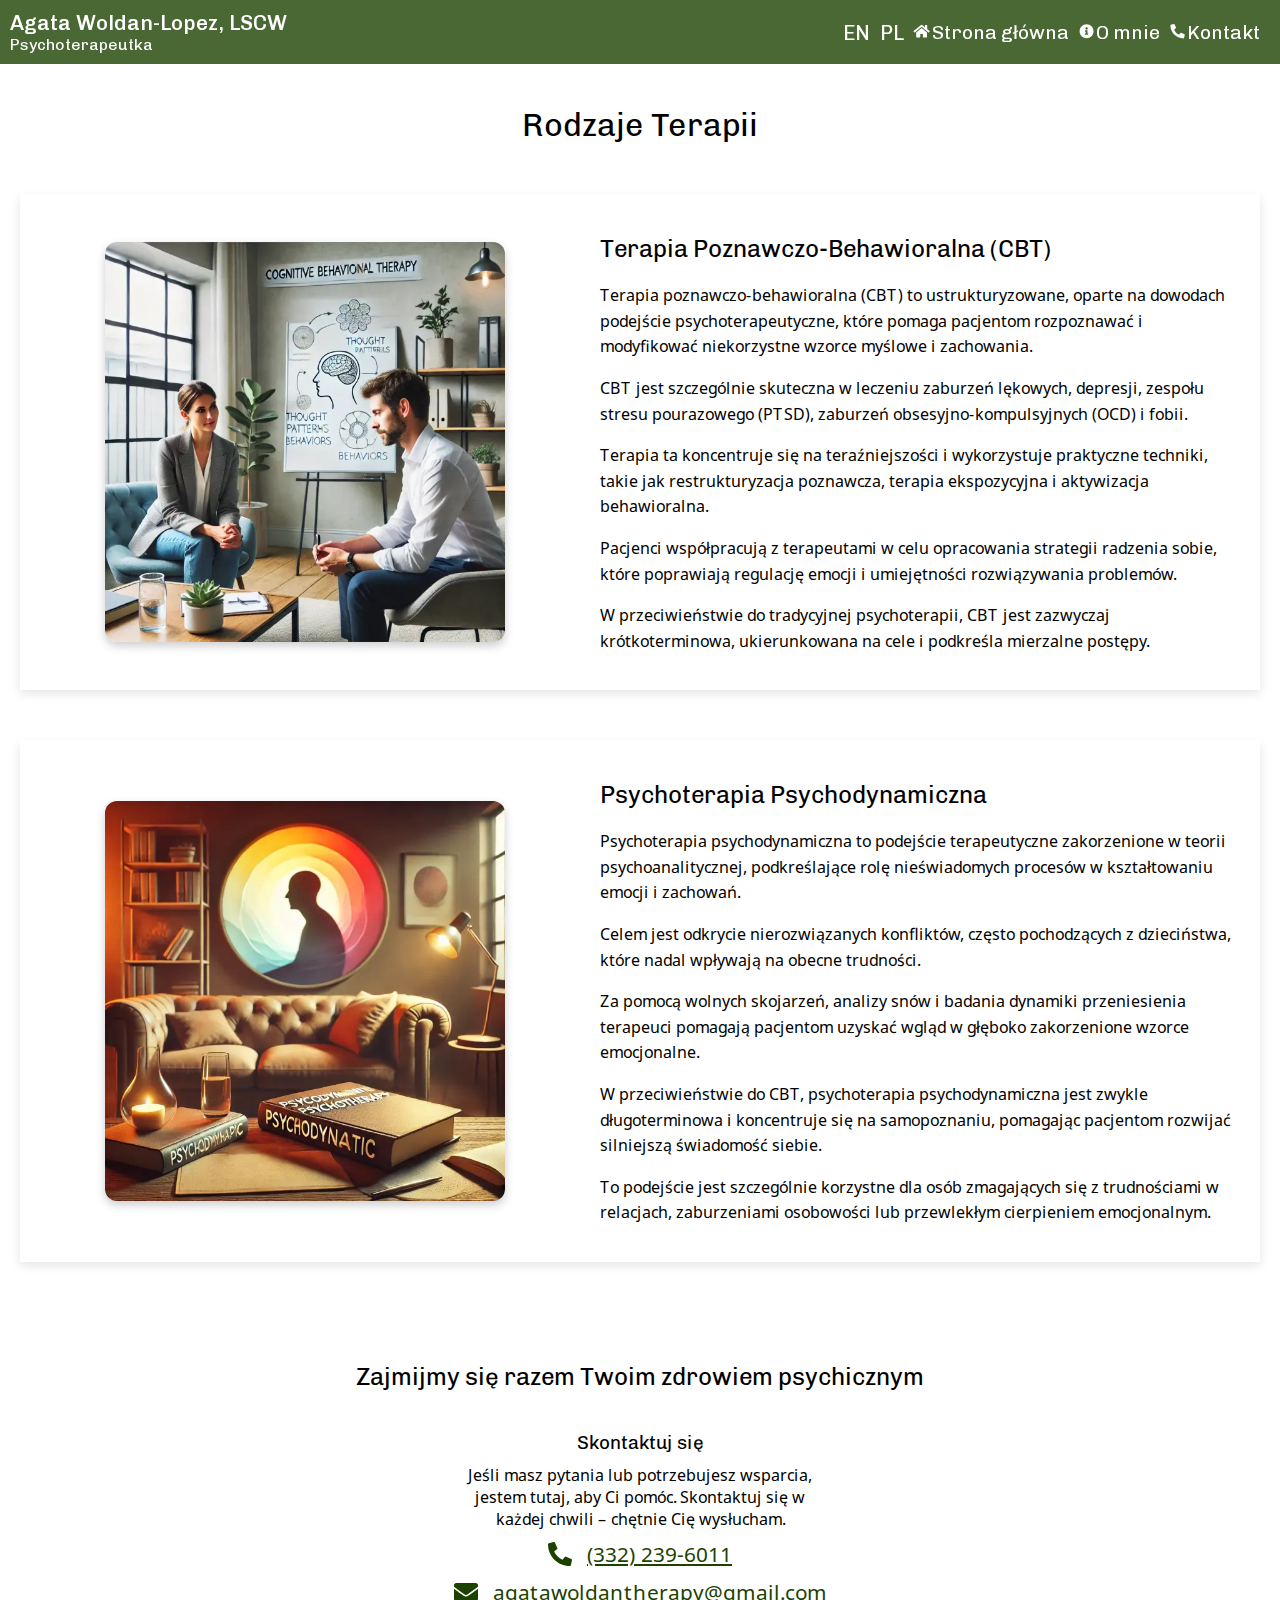
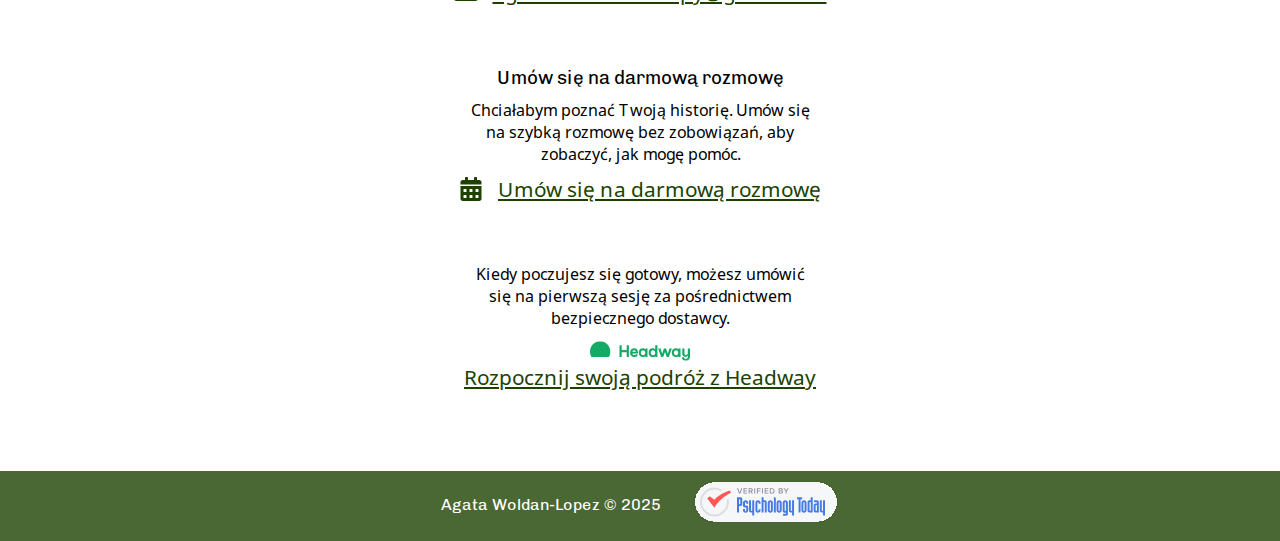
<file: polski/therapy.html>
<!DOCTYPE html><html><head><meta charSet="utf-8"/><meta name="viewport" content="width=device-width, initial-scale=1"/><link rel="preload" href="/_next/static/media/39498105ba7af3d1-s.p.woff2" as="font" crossorigin="" type="font/woff2"/><link rel="preload" href="/_next/static/media/3d7e6485dea5803d-s.p.woff2" as="font" crossorigin="" type="font/woff2"/><link rel="preload" href="/_next/static/media/c4250770ab8708b6-s.p.woff2" as="font" crossorigin="" type="font/woff2"/><link rel="stylesheet" href="/_next/static/css/830bf93f7df16021.css" data-precedence="next"/><link rel="stylesheet" href="/_next/static/css/e92ddec587a69b70.css" data-precedence="next"/><link rel="stylesheet" href="/_next/static/css/008f96ffe9379b16.css" data-precedence="next"/><link rel="stylesheet" href="/_next/static/css/67e086a69d1fabfb.css" data-precedence="next"/><link rel="preload" as="script" fetchPriority="low" href="/_next/static/chunks/webpack-da99eba6a0b88c59.js"/><script src="/_next/static/chunks/4bd1b696-9d53a45aeb6e92ca.js" async=""></script><script src="/_next/static/chunks/517-3e98ad9a71133c44.js" async=""></script><script src="/_next/static/chunks/main-app-e10a11d2a1965789.js" async=""></script><script src="/_next/static/chunks/173-49aca51766a58652.js" async=""></script><script src="/_next/static/chunks/app/layout-21ab63975698d560.js" async=""></script><script src="/_next/static/chunks/8e1d74a4-7e2faf509ad218c0.js" async=""></script><script src="/_next/static/chunks/621-6c1f7b6820b8ddde.js" async=""></script><script src="/_next/static/chunks/626-d0419d5561f9a2c0.js" async=""></script><script src="/_next/static/chunks/app/polski/therapy/page-fc1e82681a114b04.js" async=""></script><meta name="next-size-adjust" content=""/><title>Agata Woldan-Lopez</title><meta name="description" content="Doświadczona psychoterapeutka z 22-letnim doświadczeniem w Nowym Jorku. Specjalizuje się w zaburzeniach lęku, depresji, traumie, stracie i problemach relacyjnych. Oferta obejmuje terapię psychodynamiczną i behawioralną z indywidualnym dostosowaniem. Posiada uprawnienia w NY i IL."/><meta name="keywords" content="Psychotherapy, Therapy, Mental Health Support, Individual Therapy, Licensed Therapist, Certified Psychotherapist, LCSW, Licensed Clinical Social Worker, Anxiety Therapy, Depression Therapy, Stress Management, Trauma Therapy, PTSD Therapy, Cognitive Behavioral Therapy (CBT), Psychotherapist in Illinois, Licensed Therapist in Illinois, Psychotherapist in New York, Licensed Therapist in New York, Psychotherapist online, Licensed Therapist online, Psychotherapist in Chicago, Licensed Therapist in Chicago, Online Therapy, Teletherapy, Virtual Counseling, Bilingual Therapist, Polish-Speaking Therapist, Psychoterapia, Terapia, Zdrowie psychiczne, Terapia indywidualna, Licencjonowany terapeuta, Certyfikowany psychoterapeuta, LCSW, Licencjonowany kliniczny pracownik socjalny, Terapia lęku, Terapia depresji, Zarządzanie stresem, Terapia traumy, Terapia PTSD, Terapia poznawczo-behawioralna (CBT), Psychoterapeuta w Nowym Jorku, Psychoterapeutka w Nowym Jorku, Psychoterapeutka w Illinois, Psychoterapeuta online, Psychoterapeuta w Nowym Jorku, Psychoterapeuta w Chicago, Psychoterapeutka w Chicago, Licencjonowany terapeuta w Illinois, Licencjonowany terapeuta w Nowym Jorku, Licencjonowany terapeuta w Chicago, Licencjonowany terapeuta online, Licencjonowana terapeutka w Illinois, Licencjonowana terapeutka w Nowym Jorku, Licencjonowana terapeutka w Chicago, Licencjonowana terapeutka online, Terapia online, Teleterapia, Wirtualna psychoterapia, Terapeuta dwujęzyczny, Terapeuta mówiący po polsku, Terapeutka mówiąca po polsku"/><meta property="og:title" content="Agata Woldan-Lopez"/><meta property="og:description" content="Experienced psychotherapist with 22 years of practice in New York. Specializes in anxiety disorders, depression, trauma, loss and relationship issues. Offers psychodynamic and cognitive-behavioral therapies tailored to individual needs. Licensed in NY &amp; IL."/><meta property="og:url" content="https://agatatherapy.com"/><meta property="og:locale" content="en_US"/><meta property="og:image" content="https://agatatherapy.com/images/nextImageExportOptimizer/profile_hd-opt-640.WEBP"/><meta property="og:image:width" content="1200"/><meta property="og:image:height" content="630"/><meta property="og:image:alt" content="Agata Woldan-Lopez"/><meta property="og:locale:alternate" content="pl_PL"/><meta property="og:type" content="website"/><meta name="twitter:card" content="summary_large_image"/><meta name="twitter:site" content="@AgataTherapy"/><meta name="twitter:title" content="Agata Woldan-Lopez"/><meta name="twitter:description" content="Experienced psychotherapist with 22 years of practice in New York. Specializes in anxiety disorders, depression, trauma, loss and relationship issues. Offers psychodynamic and cognitive-behavioral therapies tailored to individual needs. Licensed in NY &amp; IL."/><meta name="twitter:image" content="https://agatatherapy.com/images/nextImageExportOptimizer/profile_hd-opt-640.WEBP"/><meta name="twitter:image:width" content="1200"/><meta name="twitter:image:height" content="630"/><meta name="twitter:image:alt" content="Agata Woldan-Lopez"/><link rel="icon" href="/images/favicon.png"/><script src="/_next/static/chunks/polyfills-42372ed130431b0a.js" noModule=""></script></head><body class="__variable_48ea4f __variable_89c41b __variable_3883d7 antialiased"><script type="application/ld+json">{"@context":"https://schema.org","@type":"Person","name":"Agata Woldan-Lopez","description":"Experienced psychotherapist with 22 years of practice in New York. Specializes in anxiety disorders, depression, trauma, loss and relationship issues. Offers psychodynamic and cognitive-behavioral therapies tailored to individual needs. Licensed in NY & IL.","url":"https://agatatherapy.com","sameAs":["https://www.psychologytoday.com/us/therapists/agata-woldan-lopez-woodside-ny/1137722"],"image":"https://agatatherapy.com/images/nextImageExportOptimizer/profile_hd-opt-640.WEBP","jobTitle":"Psychotherapist","worksFor":{"@type":"Organization","name":"Agata Therapy"}}</script><div><div><header><div class="header-container"><div><h1>Agata Woldan-Lopez, LSCW</h1><p>Psychoterapeutka</p></div><div class="left-container"><div class="lang-menu"><a class="lang" href="/therapy">EN</a><a class="lang" href="/polski/therapy">PL</a></div><div class="fold-link"><a href="/polski"><svg stroke="currentColor" fill="currentColor" stroke-width="0" viewBox="0 0 576 512" height="1em" width="1em" xmlns="http://www.w3.org/2000/svg"><path d="M280.37 148.26L96 300.11V464a16 16 0 0 0 16 16l112.06-.29a16 16 0 0 0 15.92-16V368a16 16 0 0 1 16-16h64a16 16 0 0 1 16 16v95.64a16 16 0 0 0 16 16.05L464 480a16 16 0 0 0 16-16V300L295.67 148.26a12.19 12.19 0 0 0-15.3 0zM571.6 251.47L488 182.56V44.05a12 12 0 0 0-12-12h-56a12 12 0 0 0-12 12v72.61L318.47 43a48 48 0 0 0-61 0L4.34 251.47a12 12 0 0 0-1.6 16.9l25.5 31A12 12 0 0 0 45.15 301l235.22-193.74a12.19 12.19 0 0 1 15.3 0L530.9 301a12 12 0 0 0 16.9-1.6l25.5-31a12 12 0 0 0-1.7-16.93z"></path></svg><span>Strona główna</span></a></div><div class="fold-link"><a href="/polski/about"><svg stroke="currentColor" fill="currentColor" stroke-width="0" viewBox="0 0 512 512" height="1em" width="1em" xmlns="http://www.w3.org/2000/svg"><path d="M256 8C119.043 8 8 119.083 8 256c0 136.997 111.043 248 248 248s248-111.003 248-248C504 119.083 392.957 8 256 8zm0 110c23.196 0 42 18.804 42 42s-18.804 42-42 42-42-18.804-42-42 18.804-42 42-42zm56 254c0 6.627-5.373 12-12 12h-88c-6.627 0-12-5.373-12-12v-24c0-6.627 5.373-12 12-12h12v-64h-12c-6.627 0-12-5.373-12-12v-24c0-6.627 5.373-12 12-12h64c6.627 0 12 5.373 12 12v100h12c6.627 0 12 5.373 12 12v24z"></path></svg><span>O mnie</span></a></div><div class="fold-link"><a href="#contact"><svg stroke="currentColor" fill="currentColor" stroke-width="0" viewBox="0 0 512 512" height="1em" width="1em" xmlns="http://www.w3.org/2000/svg"><path d="M497.39 361.8l-112-48a24 24 0 0 0-28 6.9l-49.6 60.6A370.66 370.66 0 0 1 130.6 204.11l60.6-49.6a23.94 23.94 0 0 0 6.9-28l-48-112A24.16 24.16 0 0 0 122.6.61l-104 24A24 24 0 0 0 0 48c0 256.5 207.9 464 464 464a24 24 0 0 0 23.4-18.6l24-104a24.29 24.29 0 0 0-14.01-27.6z"></path></svg><span>Kontakt</span></a></div><div class="fold-button"><div class="hamburger-react" aria-expanded="false" role="button" style="cursor:pointer;height:48px;position:relative;transition:0.4s cubic-bezier(0, 0, 0, 1);user-select:none;width:48px;outline:none" tabindex="0"><div style="background:#fff;height:2px;left:12px;position:absolute;width:12px;border-radius:undefined 0 0 undefined;top:16px;transition:0.4s cubic-bezier(0, 0, 0, 1);transform:none"></div><div style="background:#fff;height:2px;left:50%;position:absolute;width:12px;border-radius:0 undefined undefined 0;top:16px;transition:0.4s cubic-bezier(0, 0, 0, 1);transform:none"></div><div style="background:#fff;height:2px;left:12px;position:absolute;width:12px;border-radius:undefined 0 0 undefined;top:23px;transition:0.4s cubic-bezier(0, 0, 0, 1);opacity:1;transform:none"></div><div style="background:#fff;height:2px;left:50%;position:absolute;width:12px;border-radius:0 undefined undefined 0;top:23px;transition:0.4s cubic-bezier(0, 0, 0, 1);opacity:1;transform:none"></div><div style="background:#fff;height:2px;left:12px;position:absolute;width:12px;border-radius:undefined 0 0 undefined;top:30px;transition:0.4s cubic-bezier(0, 0, 0, 1);transform:none"></div><div style="background:#fff;height:2px;left:50%;position:absolute;width:12px;border-radius:0 undefined undefined 0;top:30px;transition:0.4s cubic-bezier(0, 0, 0, 1);transform:none"></div></div></div></div></div></header><div class="menu"><ul><li><a href="/polski"><svg stroke="currentColor" fill="currentColor" stroke-width="0" viewBox="0 0 576 512" height="1em" width="1em" xmlns="http://www.w3.org/2000/svg"><path d="M280.37 148.26L96 300.11V464a16 16 0 0 0 16 16l112.06-.29a16 16 0 0 0 15.92-16V368a16 16 0 0 1 16-16h64a16 16 0 0 1 16 16v95.64a16 16 0 0 0 16 16.05L464 480a16 16 0 0 0 16-16V300L295.67 148.26a12.19 12.19 0 0 0-15.3 0zM571.6 251.47L488 182.56V44.05a12 12 0 0 0-12-12h-56a12 12 0 0 0-12 12v72.61L318.47 43a48 48 0 0 0-61 0L4.34 251.47a12 12 0 0 0-1.6 16.9l25.5 31A12 12 0 0 0 45.15 301l235.22-193.74a12.19 12.19 0 0 1 15.3 0L530.9 301a12 12 0 0 0 16.9-1.6l25.5-31a12 12 0 0 0-1.7-16.93z"></path></svg><span>Strona główna</span></a></li><li><a href="/polski/about"><svg stroke="currentColor" fill="currentColor" stroke-width="0" viewBox="0 0 512 512" height="1em" width="1em" xmlns="http://www.w3.org/2000/svg"><path d="M256 8C119.043 8 8 119.083 8 256c0 136.997 111.043 248 248 248s248-111.003 248-248C504 119.083 392.957 8 256 8zm0 110c23.196 0 42 18.804 42 42s-18.804 42-42 42-42-18.804-42-42 18.804-42 42-42zm56 254c0 6.627-5.373 12-12 12h-88c-6.627 0-12-5.373-12-12v-24c0-6.627 5.373-12 12-12h12v-64h-12c-6.627 0-12-5.373-12-12v-24c0-6.627 5.373-12 12-12h64c6.627 0 12 5.373 12 12v100h12c6.627 0 12 5.373 12 12v24z"></path></svg><span>O mnie</span></a></li><li><a href="#contact"><svg stroke="currentColor" fill="currentColor" stroke-width="0" viewBox="0 0 512 512" height="1em" width="1em" xmlns="http://www.w3.org/2000/svg"><path d="M497.39 361.8l-112-48a24 24 0 0 0-28 6.9l-49.6 60.6A370.66 370.66 0 0 1 130.6 204.11l60.6-49.6a23.94 23.94 0 0 0 6.9-28l-48-112A24.16 24.16 0 0 0 122.6.61l-104 24A24 24 0 0 0 0 48c0 256.5 207.9 464 464 464a24 24 0 0 0 23.4-18.6l24-104a24.29 24.29 0 0 0-14.01-27.6z"></path></svg><span>Kontakt</span></a></li></ul></div></div><main class="therapy-container"><section class="therapy-content"><h1>Rodzaje Terapii</h1><div class="therapy-section"><img alt="Cognitive Behavioral Therapy illustration" loading="lazy" width="400" height="400" decoding="async" data-nimg="1" class="side-image" style="color:transparent;background-size:cover;background-position:50% 50%;background-repeat:no-repeat;background-image:url(&quot;/images/therapy/nextImageExportOptimizer/cbt-opt-10.WEBP&quot;)" srcSet="/images/therapy/nextImageExportOptimizer/cbt-opt-640.WEBP 1x, /images/therapy/nextImageExportOptimizer/cbt-opt-828.WEBP 2x" src="/images/therapy/nextImageExportOptimizer/cbt-opt-828.WEBP"/><div class="therapy-text"><h2>Terapia Poznawczo-Behawioralna (CBT)</h2><p>Terapia poznawczo-behawioralna (CBT) to ustrukturyzowane, oparte na dowodach podejście psychoterapeutyczne, które pomaga pacjentom rozpoznawać i modyfikować niekorzystne wzorce myślowe i zachowania.</p><p>CBT jest szczególnie skuteczna w leczeniu zaburzeń lękowych, depresji, zespołu stresu pourazowego (PTSD), zaburzeń obsesyjno-kompulsyjnych (OCD) i fobii.</p><p>Terapia ta koncentruje się na teraźniejszości i wykorzystuje praktyczne techniki, takie jak restrukturyzacja poznawcza, terapia ekspozycyjna i aktywizacja behawioralna.</p><p>Pacjenci współpracują z terapeutami w celu opracowania strategii radzenia sobie, które poprawiają regulację emocji i umiejętności rozwiązywania problemów.</p><p>W przeciwieństwie do tradycyjnej psychoterapii, CBT jest zazwyczaj krótkoterminowa, ukierunkowana na cele i podkreśla mierzalne postępy.</p></div></div><div class="therapy-section"><img alt="Psychodynamic Therapy illustration" loading="lazy" width="400" height="400" decoding="async" data-nimg="1" class="side-image" style="color:transparent;background-size:cover;background-position:50% 50%;background-repeat:no-repeat;background-image:url(&quot;/images/therapy/nextImageExportOptimizer/psychodynamic-opt-10.WEBP&quot;)" srcSet="/images/therapy/nextImageExportOptimizer/psychodynamic-opt-640.WEBP 1x, /images/therapy/nextImageExportOptimizer/psychodynamic-opt-828.WEBP 2x" src="/images/therapy/nextImageExportOptimizer/psychodynamic-opt-828.WEBP"/><div class="therapy-text"><h2>Psychoterapia Psychodynamiczna</h2><p>Psychoterapia psychodynamiczna to podejście terapeutyczne zakorzenione w teorii psychoanalitycznej, podkreślające rolę nieświadomych procesów w kształtowaniu emocji i zachowań.</p><p>Celem jest odkrycie nierozwiązanych konfliktów, często pochodzących z dzieciństwa, które nadal wpływają na obecne trudności.</p><p>Za pomocą wolnych skojarzeń, analizy snów i badania dynamiki przeniesienia terapeuci pomagają pacjentom uzyskać wgląd w głęboko zakorzenione wzorce emocjonalne.</p><p>W przeciwieństwie do CBT, psychoterapia psychodynamiczna jest zwykle długoterminowa i koncentruje się na samopoznaniu, pomagając pacjentom rozwijać silniejszą świadomość siebie.</p><p>To podejście jest szczególnie korzystne dla osób zmagających się z trudnościami w relacjach, zaburzeniami osobowości lub przewlekłym cierpieniem emocjonalnym.</p></div></div></section><div class="callToAction-container" id="contact"><h2>Zajmijmy się razem Twoim zdrowiem psychicznym</h2><div class="contact-page"><div class="contact-info"><h3>Skontaktuj się</h3><p>Jeśli masz pytania lub potrzebujesz wsparcia, jestem tutaj, aby Ci pomóc. Skontaktuj się w każdej chwili – chętnie Cię wysłucham.</p><div class="contact-item"><svg stroke="currentColor" fill="currentColor" stroke-width="0" viewBox="0 0 512 512" height="24" width="24" xmlns="http://www.w3.org/2000/svg"><path d="M497.39 361.8l-112-48a24 24 0 0 0-28 6.9l-49.6 60.6A370.66 370.66 0 0 1 130.6 204.11l60.6-49.6a23.94 23.94 0 0 0 6.9-28l-48-112A24.16 24.16 0 0 0 122.6.61l-104 24A24 24 0 0 0 0 48c0 256.5 207.9 464 464 464a24 24 0 0 0 23.4-18.6l24-104a24.29 24.29 0 0 0-14.01-27.6z"></path></svg><a href="tel:(332) 239-6011"><p>(332) 239-6011</p></a></div><div class="contact-item"><svg stroke="currentColor" fill="currentColor" stroke-width="0" viewBox="0 0 512 512" height="24" width="24" xmlns="http://www.w3.org/2000/svg"><path d="M502.3 190.8c3.9-3.1 9.7-.2 9.7 4.7V400c0 26.5-21.5 48-48 48H48c-26.5 0-48-21.5-48-48V195.6c0-5 5.7-7.8 9.7-4.7 22.4 17.4 52.1 39.5 154.1 113.6 21.1 15.4 56.7 47.8 92.2 47.6 35.7.3 72-32.8 92.3-47.6 102-74.1 131.6-96.3 154-113.7zM256 320c23.2.4 56.6-29.2 73.4-41.4 132.7-96.3 142.8-104.7 173.4-128.7 5.8-4.5 9.2-11.5 9.2-18.9v-19c0-26.5-21.5-48-48-48H48C21.5 64 0 85.5 0 112v19c0 7.4 3.4 14.3 9.2 18.9 30.6 23.9 40.7 32.4 173.4 128.7 16.8 12.2 50.2 41.8 73.4 41.4z"></path></svg><a href="mailto:agatawoldantherapy@gmail.com"><p>agatawoldantherapy@gmail.com</p></a></div></div><div class="contact-info"><h3>Umów się na darmową rozmowę</h3><p>Chciałabym poznać Twoją historię. Umów się na szybką rozmowę bez zobowiązań, aby zobaczyć, jak mogę pomóc.</p><div class="contact-item"><svg stroke="currentColor" fill="currentColor" stroke-width="0" viewBox="0 0 448 512" height="24" width="24" xmlns="http://www.w3.org/2000/svg"><path d="M0 464c0 26.5 21.5 48 48 48h352c26.5 0 48-21.5 48-48V192H0v272zm320-196c0-6.6 5.4-12 12-12h40c6.6 0 12 5.4 12 12v40c0 6.6-5.4 12-12 12h-40c-6.6 0-12-5.4-12-12v-40zm0 128c0-6.6 5.4-12 12-12h40c6.6 0 12 5.4 12 12v40c0 6.6-5.4 12-12 12h-40c-6.6 0-12-5.4-12-12v-40zM192 268c0-6.6 5.4-12 12-12h40c6.6 0 12 5.4 12 12v40c0 6.6-5.4 12-12 12h-40c-6.6 0-12-5.4-12-12v-40zm0 128c0-6.6 5.4-12 12-12h40c6.6 0 12 5.4 12 12v40c0 6.6-5.4 12-12 12h-40c-6.6 0-12-5.4-12-12v-40zM64 268c0-6.6 5.4-12 12-12h40c6.6 0 12 5.4 12 12v40c0 6.6-5.4 12-12 12H76c-6.6 0-12-5.4-12-12v-40zm0 128c0-6.6 5.4-12 12-12h40c6.6 0 12 5.4 12 12v40c0 6.6-5.4 12-12 12H76c-6.6 0-12-5.4-12-12v-40zM400 64h-48V16c0-8.8-7.2-16-16-16h-32c-8.8 0-16 7.2-16 16v48H160V16c0-8.8-7.2-16-16-16h-32c-8.8 0-16 7.2-16 16v48H48C21.5 64 0 85.5 0 112v48h448v-48c0-26.5-21.5-48-48-48z"></path></svg><a target="_blank" rel="noopener noreferrer" href="https://calendly.com/agatawoldantherapy/15-minute-meeting">Umów się na darmową rozmowę</a></div></div><div class="contact-info"><p>Kiedy poczujesz się gotowy, możesz umówić się na pierwszą sesję za pośrednictwem bezpiecznego dostawcy.</p><div class="contact-item"><a class="final-link" href="https://care.headway.co/providers/agata-woldan-lopez"><img alt="Headway logo" loading="lazy" width="100" height="24" decoding="async" data-nimg="1" class="headway-logo" style="color:transparent;background-size:cover;background-position:50% 50%;background-repeat:no-repeat;background-image:url(&quot;data:image/svg+xml;charset=utf-8,%3Csvg xmlns=&#x27;http://www.w3.org/2000/svg&#x27; viewBox=&#x27;0 0 100 24&#x27;%3E%3Cfilter id=&#x27;b&#x27; color-interpolation-filters=&#x27;sRGB&#x27;%3E%3CfeGaussianBlur stdDeviation=&#x27;20&#x27;/%3E%3CfeColorMatrix values=&#x27;1 0 0 0 0 0 1 0 0 0 0 0 1 0 0 0 0 0 100 -1&#x27; result=&#x27;s&#x27;/%3E%3CfeFlood x=&#x27;0&#x27; y=&#x27;0&#x27; width=&#x27;100%25&#x27; height=&#x27;100%25&#x27;/%3E%3CfeComposite operator=&#x27;out&#x27; in=&#x27;s&#x27;/%3E%3CfeComposite in2=&#x27;SourceGraphic&#x27;/%3E%3CfeGaussianBlur stdDeviation=&#x27;20&#x27;/%3E%3C/filter%3E%3Cimage width=&#x27;100%25&#x27; height=&#x27;100%25&#x27; x=&#x27;0&#x27; y=&#x27;0&#x27; preserveAspectRatio=&#x27;none&#x27; style=&#x27;filter: url(%23b);&#x27; href=&#x27;/images/logo/headway.svg&#x27;/%3E%3C/svg%3E&quot;)" src="/images/logo/headway.svg"/><p>Rozpocznij swoją podróż z Headway</p></a></div></div></div></div></main></div><footer><div class="footer-container"><p>Agata Woldan-Lopez © <!-- -->2025</p><a class="verified-pt" href="https://www.psychologytoday.com/us/therapists/agata-woldan-lopez-woodside-ny/1137722">Psychology Today Verified</a></div></footer><script src="/_next/static/chunks/webpack-da99eba6a0b88c59.js" async=""></script><script>(self.__next_f=self.__next_f||[]).push([0])</script><script>self.__next_f.push([1,"1:\"$Sreact.fragment\"\n2:I[2666,[\"173\",\"static/chunks/173-49aca51766a58652.js\",\"177\",\"static/chunks/app/layout-21ab63975698d560.js\"],\"AOSInit\"]\n3:I[5244,[],\"\"]\n4:I[3866,[],\"\"]\n5:I[8173,[\"173\",\"static/chunks/173-49aca51766a58652.js\",\"177\",\"static/chunks/app/layout-21ab63975698d560.js\"],\"\"]\n6:I[7033,[],\"ClientPageRoot\"]\n7:I[3536,[\"711\",\"static/chunks/8e1d74a4-7e2faf509ad218c0.js\",\"173\",\"static/chunks/173-49aca51766a58652.js\",\"621\",\"static/chunks/621-6c1f7b6820b8ddde.js\",\"626\",\"static/chunks/626-d0419d5561f9a2c0.js\",\"9\",\"static/chunks/app/polski/therapy/page-fc1e82681a114b04.js\"],\"default\"]\na:I[6213,[],\"OutletBoundary\"]\nc:I[6213,[],\"MetadataBoundary\"]\ne:I[6213,[],\"ViewportBoundary\"]\n10:I[4835,[],\"\"]\n:HL[\"/_next/static/media/39498105ba7af3d1-s.p.woff2\",\"font\",{\"crossOrigin\":\"\",\"type\":\"font/woff2\"}]\n:HL[\"/_next/static/media/3d7e6485dea5803d-s.p.woff2\",\"font\",{\"crossOrigin\":\"\",\"type\":\"font/woff2\"}]\n:HL[\"/_next/static/media/c4250770ab8708b6-s.p.woff2\",\"font\",{\"crossOrigin\":\"\",\"type\":\"font/woff2\"}]\n:HL[\"/_next/static/css/830bf93f7df16021.css\",\"style\"]\n:HL[\"/_next/static/css/e92ddec587a69b70.css\",\"style\"]\n:HL[\"/_next/static/css/008f96ffe9379b16.css\",\"style\"]\n:HL[\"/_next/static/css/67e086a69d1fabfb.css\",\"style\"]\n"])</script><script>self.__next_f.push([1,"0:{\"P\":null,\"b\":\"M3_9vqrAM212BPVxav7_y\",\"p\":\"\",\"c\":[\"\",\"polski\",\"therapy\"],\"i\":false,\"f\":[[[\"\",{\"children\":[\"polski\",{\"children\":[\"therapy\",{\"children\":[\"__PAGE__\",{}]}]}]},\"$undefined\",\"$undefined\",true],[\"\",[\"$\",\"$1\",\"c\",{\"children\":[[[\"$\",\"link\",\"0\",{\"rel\":\"stylesheet\",\"href\":\"/_next/static/css/830bf93f7df16021.css\",\"precedence\":\"next\",\"crossOrigin\":\"$undefined\",\"nonce\":\"$undefined\"}],[\"$\",\"link\",\"1\",{\"rel\":\"stylesheet\",\"href\":\"/_next/static/css/e92ddec587a69b70.css\",\"precedence\":\"next\",\"crossOrigin\":\"$undefined\",\"nonce\":\"$undefined\"}]],[\"$\",\"html\",null,{\"children\":[[\"$\",\"$L2\",null,{}],[\"$\",\"body\",null,{\"className\":\"__variable_48ea4f __variable_89c41b __variable_3883d7 antialiased\",\"children\":[[\"$\",\"script\",null,{\"type\":\"application/ld+json\",\"children\":\"{\\\"@context\\\":\\\"https://schema.org\\\",\\\"@type\\\":\\\"Person\\\",\\\"name\\\":\\\"Agata Woldan-Lopez\\\",\\\"description\\\":\\\"Experienced psychotherapist with 22 years of practice in New York. Specializes in anxiety disorders, depression, trauma, loss and relationship issues. Offers psychodynamic and cognitive-behavioral therapies tailored to individual needs. Licensed in NY \u0026 IL.\\\",\\\"url\\\":\\\"https://agatatherapy.com\\\",\\\"sameAs\\\":[\\\"https://www.psychologytoday.com/us/therapists/agata-woldan-lopez-woodside-ny/1137722\\\"],\\\"image\\\":\\\"https://agatatherapy.com/images/nextImageExportOptimizer/profile_hd-opt-640.WEBP\\\",\\\"jobTitle\\\":\\\"Psychotherapist\\\",\\\"worksFor\\\":{\\\"@type\\\":\\\"Organization\\\",\\\"name\\\":\\\"Agata Therapy\\\"}}\"}],[\"$\",\"$L3\",null,{\"parallelRouterKey\":\"children\",\"segmentPath\":[\"children\"],\"error\":\"$undefined\",\"errorStyles\":\"$undefined\",\"errorScripts\":\"$undefined\",\"template\":[\"$\",\"$L4\",null,{}],\"templateStyles\":\"$undefined\",\"templateScripts\":\"$undefined\",\"notFound\":[[],[[\"$\",\"title\",null,{\"children\":\"404: This page could not be found.\"}],[\"$\",\"div\",null,{\"style\":{\"fontFamily\":\"system-ui,\\\"Segoe UI\\\",Roboto,Helvetica,Arial,sans-serif,\\\"Apple Color Emoji\\\",\\\"Segoe UI Emoji\\\"\",\"height\":\"100vh\",\"textAlign\":\"center\",\"display\":\"flex\",\"flexDirection\":\"column\",\"alignItems\":\"center\",\"justifyContent\":\"center\"},\"children\":[\"$\",\"div\",null,{\"children\":[[\"$\",\"style\",null,{\"dangerouslySetInnerHTML\":{\"__html\":\"body{color:#000;background:#fff;margin:0}.next-error-h1{border-right:1px solid rgba(0,0,0,.3)}@media (prefers-color-scheme:dark){body{color:#fff;background:#000}.next-error-h1{border-right:1px solid rgba(255,255,255,.3)}}\"}}],[\"$\",\"h1\",null,{\"className\":\"next-error-h1\",\"style\":{\"display\":\"inline-block\",\"margin\":\"0 20px 0 0\",\"padding\":\"0 23px 0 0\",\"fontSize\":24,\"fontWeight\":500,\"verticalAlign\":\"top\",\"lineHeight\":\"49px\"},\"children\":404}],[\"$\",\"div\",null,{\"style\":{\"display\":\"inline-block\"},\"children\":[\"$\",\"h2\",null,{\"style\":{\"fontSize\":14,\"fontWeight\":400,\"lineHeight\":\"49px\",\"margin\":0},\"children\":\"This page could not be found.\"}]}]]}]}]]],\"forbidden\":\"$undefined\",\"unauthorized\":\"$undefined\"}],[\"$\",\"footer\",null,{\"children\":[\"$\",\"div\",null,{\"className\":\"footer-container\",\"children\":[[\"$\",\"p\",null,{\"children\":[\"Agata Woldan-Lopez © \",2025]}],[\"$\",\"$L5\",null,{\"href\":\"https://www.psychologytoday.com/us/therapists/agata-woldan-lopez-woodside-ny/1137722\",\"className\":\"verified-pt\",\"children\":\"Psychology Today Verified\"}]]}]}]]}]]}]]}],{\"children\":[\"polski\",[\"$\",\"$1\",\"c\",{\"children\":[null,[\"$\",\"$L3\",null,{\"parallelRouterKey\":\"children\",\"segmentPath\":[\"children\",\"polski\",\"children\"],\"error\":\"$undefined\",\"errorStyles\":\"$undefined\",\"errorScripts\":\"$undefined\",\"template\":[\"$\",\"$L4\",null,{}],\"templateStyles\":\"$undefined\",\"templateScripts\":\"$undefined\",\"notFound\":\"$undefined\",\"forbidden\":\"$undefined\",\"unauthorized\":\"$undefined\"}]]}],{\"children\":[\"therapy\",[\"$\",\"$1\",\"c\",{\"children\":[null,[\"$\",\"$L3\",null,{\"parallelRouterKey\":\"children\",\"segmentPath\":[\"children\",\"polski\",\"children\",\"therapy\",\"children\"],\"error\":\"$undefined\",\"errorStyles\":\"$undefined\",\"errorScripts\":\"$undefined\",\"template\":[\"$\",\"$L4\",null,{}],\"templateStyles\":\"$undefined\",\"templateScripts\":\"$undefined\",\"notFound\":\"$undefined\",\"forbidden\":\"$undefined\",\"unauthorized\":\"$undefined\"}]]}],{\"children\":[\"__PAGE__\",[\"$\",\"$1\",\"c\",{\"children\":[[\"$\",\"$L6\",null,{\"Component\":\"$7\",\"searchParams\":{},\"params\":{},\"promises\":[\"$@8\",\"$@9\"]}],[[\"$\",\"link\",\"0\",{\"rel\":\"stylesheet\",\"href\":\"/_next/static/css/008f96ffe9379b16.css\",\"precedence\":\"next\",\"crossOrigin\":\"$undefined\",\"nonce\":\"$undefined\"}],[\"$\",\"link\",\"1\",{\"rel\":\"stylesheet\",\"href\":\"/_next/static/css/67e086a69d1fabfb.css\",\"precedence\":\"next\",\"crossOrigin\":\"$undefined\",\"nonce\":\"$undefined\"}]],[\"$\",\"$La\",null,{\"children\":\"$Lb\"}]]}],{},null,false]},null,false]},null,false]},null,false],[\"$\",\"$1\",\"h\",{\"children\":[null,[\"$\",\"$1\",\"9puTrfqmWG3hdCWCSPExl\",{\"children\":[[\"$\",\"$Lc\",null,{\"children\":\"$Ld\"}],[\"$\",\"$Le\",null,{\"children\":\"$Lf\"}],[\"$\",\"meta\",null,{\"name\":\"next-size-adjust\",\"content\":\"\"}]]}]]}],false]],\"m\":\"$undefined\",\"G\":[\"$10\",\"$undefined\"],\"s\":false,\"S\":true}\n"])</script><script>self.__next_f.push([1,"8:{}\n9:{}\n"])</script><script>self.__next_f.push([1,"f:[[\"$\",\"meta\",\"0\",{\"name\":\"viewport\",\"content\":\"width=device-width, initial-scale=1\"}]]\n11:T602,Psychotherapy, Therapy, Mental Health Support, Individual Therapy, Licensed Therapist, Certified Psychotherapist, LCSW, Licensed Clinical Social Worker, Anxiety Therapy, Depression Therapy, Stress Management, Trauma Therapy, PTSD Therapy, Cognitive Behavioral Therapy (CBT), Psychotherapist in Illinois, Licensed Therapist in Illinois, Psychotherapist in New York, Licensed Therapist in New York, Psychotherapist online, Licensed Therapist online, Psychotherapist in Chicago, Licensed Therapist in Chicago, Online Therapy, Teletherapy, Virtual Counseling, Bilingual Therapist, Polish-Speaking Therapist, Psychoterapia, Terapia, Zdrowie psychiczne, Terapia indywidualna, Licencjonowany terapeuta, Certyfikowany psychoterapeuta, LCSW, Licencjonowany kliniczny pracownik socjalny, Terapia lęku, Terapia depresji, Zarządzanie stresem, Terapia traumy, Terapia PTSD, Terapia poznawczo-behawioralna (CBT), Psychoterapeuta w Nowym Jorku, Psychoterapeutka w Nowym Jorku, Psychoterapeutka w Illinois, Psychoterapeuta online, Psychoterapeuta w Nowym Jorku, Psychoterapeuta w Chicago, Psychoterapeutka w Chicago, Licencjonowany terapeuta w Illinois, Licencjonowany terapeuta w Nowym Jorku, Licencjonowany terapeuta w Chicago, Licencjonowany terapeuta online, Licencjonowana terapeutka w Illinois, Licencjonowana terapeutka w Nowym Jorku, Licencjonowana terapeutka w Chicago, Licencjonowana terapeutka online, Terapia online, Teleterapia, Wirtualna psychoterapia, Terapeuta dwujęzyczny, Terapeuta mówiący po polsku, Terapeutka mówiąca po polsku"])</script><script>self.__next_f.push([1,"d:[[\"$\",\"meta\",\"0\",{\"charSet\":\"utf-8\"}],[\"$\",\"title\",\"1\",{\"children\":\"Agata Woldan-Lopez\"}],[\"$\",\"meta\",\"2\",{\"name\":\"description\",\"content\":\"Doświadczona psychoterapeutka z 22-letnim doświadczeniem w Nowym Jorku. Specjalizuje się w zaburzeniach lęku, depresji, traumie, stracie i problemach relacyjnych. Oferta obejmuje terapię psychodynamiczną i behawioralną z indywidualnym dostosowaniem. Posiada uprawnienia w NY i IL.\"}],[\"$\",\"meta\",\"3\",{\"name\":\"keywords\",\"content\":\"$11\"}],[\"$\",\"meta\",\"4\",{\"property\":\"og:title\",\"content\":\"Agata Woldan-Lopez\"}],[\"$\",\"meta\",\"5\",{\"property\":\"og:description\",\"content\":\"Experienced psychotherapist with 22 years of practice in New York. Specializes in anxiety disorders, depression, trauma, loss and relationship issues. Offers psychodynamic and cognitive-behavioral therapies tailored to individual needs. Licensed in NY \u0026 IL.\"}],[\"$\",\"meta\",\"6\",{\"property\":\"og:url\",\"content\":\"https://agatatherapy.com\"}],[\"$\",\"meta\",\"7\",{\"property\":\"og:locale\",\"content\":\"en_US\"}],[\"$\",\"meta\",\"8\",{\"property\":\"og:image\",\"content\":\"https://agatatherapy.com/images/nextImageExportOptimizer/profile_hd-opt-640.WEBP\"}],[\"$\",\"meta\",\"9\",{\"property\":\"og:image:width\",\"content\":\"1200\"}],[\"$\",\"meta\",\"10\",{\"property\":\"og:image:height\",\"content\":\"630\"}],[\"$\",\"meta\",\"11\",{\"property\":\"og:image:alt\",\"content\":\"Agata Woldan-Lopez\"}],[\"$\",\"meta\",\"12\",{\"property\":\"og:locale:alternate\",\"content\":\"pl_PL\"}],[\"$\",\"meta\",\"13\",{\"property\":\"og:type\",\"content\":\"website\"}],[\"$\",\"meta\",\"14\",{\"name\":\"twitter:card\",\"content\":\"summary_large_image\"}],[\"$\",\"meta\",\"15\",{\"name\":\"twitter:site\",\"content\":\"@AgataTherapy\"}],[\"$\",\"meta\",\"16\",{\"name\":\"twitter:title\",\"content\":\"Agata Woldan-Lopez\"}],[\"$\",\"meta\",\"17\",{\"name\":\"twitter:description\",\"content\":\"Experienced psychotherapist with 22 years of practice in New York. Specializes in anxiety disorders, depression, trauma, loss and relationship issues. Offers psychodynamic and cognitive-behavioral therapies tailored to individual needs. Licensed in NY \u0026 IL.\"}],[\"$\",\"meta\",\"18\",{\"name\":\"twitter:image\",\"content\":\"https://agatatherapy.com/images/nextImageExportOptimizer/profile_hd-opt-640.WEBP\"}],[\"$\",\"meta\",\"19\",{\"name\":\"twitter:image:width\",\"content\":\"1200\"}],[\"$\",\"meta\",\"20\",{\"name\":\"twitter:image:height\",\"content\":\"630\"}],[\"$\",\"meta\",\"21\",{\"name\":\"twitter:image:alt\",\"content\":\"Agata Woldan-Lopez\"}],[\"$\",\"link\",\"22\",{\"rel\":\"icon\",\"href\":\"/images/favicon.png\"}]]\n"])</script><script>self.__next_f.push([1,"b:null\n"])</script></body></html>
</file>
<file: _next/static/css/830bf93f7df16021.css>
@font-face{font-family:Noto Sans;font-style:normal;font-weight:100 900;font-stretch:100%;font-display:swap;src:url(/_next/static/media/82ef96de0e8f4d8c-s.woff2) format("woff2");unicode-range:u+0460-052f,u+1c80-1c8a,u+20b4,u+2de0-2dff,u+a640-a69f,u+fe2e-fe2f}@font-face{font-family:Noto Sans;font-style:normal;font-weight:100 900;font-stretch:100%;font-display:swap;src:url(/_next/static/media/a6ecd16fa044d500-s.woff2) format("woff2");unicode-range:u+0301,u+0400-045f,u+0490-0491,u+04b0-04b1,u+2116}@font-face{font-family:Noto Sans;font-style:normal;font-weight:100 900;font-stretch:100%;font-display:swap;src:url(/_next/static/media/bd82c78e5b7b3fe9-s.woff2) format("woff2");unicode-range:u+0900-097f,u+1cd0-1cf9,u+200c-200d,u+20a8,u+20b9,u+20f0,u+25cc,u+a830-a839,u+a8e0-a8ff,u+11b00-11b09}@font-face{font-family:Noto Sans;font-style:normal;font-weight:100 900;font-stretch:100%;font-display:swap;src:url(/_next/static/media/c32c8052c071fc42-s.woff2) format("woff2");unicode-range:u+1f??}@font-face{font-family:Noto Sans;font-style:normal;font-weight:100 900;font-stretch:100%;font-display:swap;src:url(/_next/static/media/6f22fce21a7c433c-s.woff2) format("woff2");unicode-range:u+0370-0377,u+037a-037f,u+0384-038a,u+038c,u+038e-03a1,u+03a3-03ff}@font-face{font-family:Noto Sans;font-style:normal;font-weight:100 900;font-stretch:100%;font-display:swap;src:url(/_next/static/media/1d8a05b60287ae6c-s.woff2) format("woff2");unicode-range:u+0102-0103,u+0110-0111,u+0128-0129,u+0168-0169,u+01a0-01a1,u+01af-01b0,u+0300-0301,u+0303-0304,u+0308-0309,u+0323,u+0329,u+1ea0-1ef9,u+20ab}@font-face{font-family:Noto Sans;font-style:normal;font-weight:100 900;font-stretch:100%;font-display:swap;src:url(/_next/static/media/77c207b095007c34-s.woff2) format("woff2");unicode-range:u+0100-02ba,u+02bd-02c5,u+02c7-02cc,u+02ce-02d7,u+02dd-02ff,u+0304,u+0308,u+0329,u+1d00-1dbf,u+1e00-1e9f,u+1ef2-1eff,u+2020,u+20a0-20ab,u+20ad-20c0,u+2113,u+2c60-2c7f,u+a720-a7ff}@font-face{font-family:Noto Sans;font-style:normal;font-weight:100 900;font-stretch:100%;font-display:swap;src:url(/_next/static/media/c4250770ab8708b6-s.p.woff2) format("woff2");unicode-range:u+00??,u+0131,u+0152-0153,u+02bb-02bc,u+02c6,u+02da,u+02dc,u+0304,u+0308,u+0329,u+2000-206f,u+20ac,u+2122,u+2191,u+2193,u+2212,u+2215,u+feff,u+fffd}@font-face{font-family:Noto Sans Fallback;src:local("Arial");ascent-override:100.54%;descent-override:27.56%;line-gap-override:0.00%;size-adjust:106.33%}.__className_48ea4f{font-family:Noto Sans,Noto Sans Fallback;font-style:normal}.__variable_48ea4f{--font-main:"Noto Sans","Noto Sans Fallback"}@font-face{font-family:Chivo;font-style:normal;font-weight:100 900;font-display:swap;src:url(/_next/static/media/3b5fecae43c08de3-s.woff2) format("woff2");unicode-range:u+0102-0103,u+0110-0111,u+0128-0129,u+0168-0169,u+01a0-01a1,u+01af-01b0,u+0300-0301,u+0303-0304,u+0308-0309,u+0323,u+0329,u+1ea0-1ef9,u+20ab}@font-face{font-family:Chivo;font-style:normal;font-weight:100 900;font-display:swap;src:url(/_next/static/media/e6a4c951fdbd2d94-s.woff2) format("woff2");unicode-range:u+0100-02ba,u+02bd-02c5,u+02c7-02cc,u+02ce-02d7,u+02dd-02ff,u+0304,u+0308,u+0329,u+1d00-1dbf,u+1e00-1e9f,u+1ef2-1eff,u+2020,u+20a0-20ab,u+20ad-20c0,u+2113,u+2c60-2c7f,u+a720-a7ff}@font-face{font-family:Chivo;font-style:normal;font-weight:100 900;font-display:swap;src:url(/_next/static/media/39498105ba7af3d1-s.p.woff2) format("woff2");unicode-range:u+00??,u+0131,u+0152-0153,u+02bb-02bc,u+02c6,u+02da,u+02dc,u+0304,u+0308,u+0329,u+2000-206f,u+20ac,u+2122,u+2191,u+2193,u+2212,u+2215,u+feff,u+fffd}@font-face{font-family:Chivo Fallback;src:local("Arial");ascent-override:87.67%;descent-override:23.32%;line-gap-override:0.00%;size-adjust:107.22%}.__className_89c41b{font-family:Chivo,Chivo Fallback;font-style:normal}.__variable_89c41b{--font-header:"Chivo","Chivo Fallback"}[data-aos][data-aos][data-aos-duration="50"],body[data-aos-duration="50"] [data-aos]{transition-duration:50ms}[data-aos][data-aos][data-aos-delay="50"],body[data-aos-delay="50"] [data-aos]{transition-delay:0}[data-aos][data-aos][data-aos-delay="50"].aos-animate,body[data-aos-delay="50"] [data-aos].aos-animate{transition-delay:50ms}[data-aos][data-aos][data-aos-duration="100"],body[data-aos-duration="100"] [data-aos]{transition-duration:.1s}[data-aos][data-aos][data-aos-delay="100"],body[data-aos-delay="100"] [data-aos]{transition-delay:0}[data-aos][data-aos][data-aos-delay="100"].aos-animate,body[data-aos-delay="100"] [data-aos].aos-animate{transition-delay:.1s}[data-aos][data-aos][data-aos-duration="150"],body[data-aos-duration="150"] [data-aos]{transition-duration:.15s}[data-aos][data-aos][data-aos-delay="150"],body[data-aos-delay="150"] [data-aos]{transition-delay:0}[data-aos][data-aos][data-aos-delay="150"].aos-animate,body[data-aos-delay="150"] [data-aos].aos-animate{transition-delay:.15s}[data-aos][data-aos][data-aos-duration="200"],body[data-aos-duration="200"] [data-aos]{transition-duration:.2s}[data-aos][data-aos][data-aos-delay="200"],body[data-aos-delay="200"] [data-aos]{transition-delay:0}[data-aos][data-aos][data-aos-delay="200"].aos-animate,body[data-aos-delay="200"] [data-aos].aos-animate{transition-delay:.2s}[data-aos][data-aos][data-aos-duration="250"],body[data-aos-duration="250"] [data-aos]{transition-duration:.25s}[data-aos][data-aos][data-aos-delay="250"],body[data-aos-delay="250"] [data-aos]{transition-delay:0}[data-aos][data-aos][data-aos-delay="250"].aos-animate,body[data-aos-delay="250"] [data-aos].aos-animate{transition-delay:.25s}[data-aos][data-aos][data-aos-duration="300"],body[data-aos-duration="300"] [data-aos]{transition-duration:.3s}[data-aos][data-aos][data-aos-delay="300"],body[data-aos-delay="300"] [data-aos]{transition-delay:0}[data-aos][data-aos][data-aos-delay="300"].aos-animate,body[data-aos-delay="300"] [data-aos].aos-animate{transition-delay:.3s}[data-aos][data-aos][data-aos-duration="350"],body[data-aos-duration="350"] [data-aos]{transition-duration:.35s}[data-aos][data-aos][data-aos-delay="350"],body[data-aos-delay="350"] [data-aos]{transition-delay:0}[data-aos][data-aos][data-aos-delay="350"].aos-animate,body[data-aos-delay="350"] [data-aos].aos-animate{transition-delay:.35s}[data-aos][data-aos][data-aos-duration="400"],body[data-aos-duration="400"] [data-aos]{transition-duration:.4s}[data-aos][data-aos][data-aos-delay="400"],body[data-aos-delay="400"] [data-aos]{transition-delay:0}[data-aos][data-aos][data-aos-delay="400"].aos-animate,body[data-aos-delay="400"] [data-aos].aos-animate{transition-delay:.4s}[data-aos][data-aos][data-aos-duration="450"],body[data-aos-duration="450"] [data-aos]{transition-duration:.45s}[data-aos][data-aos][data-aos-delay="450"],body[data-aos-delay="450"] [data-aos]{transition-delay:0}[data-aos][data-aos][data-aos-delay="450"].aos-animate,body[data-aos-delay="450"] [data-aos].aos-animate{transition-delay:.45s}[data-aos][data-aos][data-aos-duration="500"],body[data-aos-duration="500"] [data-aos]{transition-duration:.5s}[data-aos][data-aos][data-aos-delay="500"],body[data-aos-delay="500"] [data-aos]{transition-delay:0}[data-aos][data-aos][data-aos-delay="500"].aos-animate,body[data-aos-delay="500"] [data-aos].aos-animate{transition-delay:.5s}[data-aos][data-aos][data-aos-duration="550"],body[data-aos-duration="550"] [data-aos]{transition-duration:.55s}[data-aos][data-aos][data-aos-delay="550"],body[data-aos-delay="550"] [data-aos]{transition-delay:0}[data-aos][data-aos][data-aos-delay="550"].aos-animate,body[data-aos-delay="550"] [data-aos].aos-animate{transition-delay:.55s}[data-aos][data-aos][data-aos-duration="600"],body[data-aos-duration="600"] [data-aos]{transition-duration:.6s}[data-aos][data-aos][data-aos-delay="600"],body[data-aos-delay="600"] [data-aos]{transition-delay:0}[data-aos][data-aos][data-aos-delay="600"].aos-animate,body[data-aos-delay="600"] [data-aos].aos-animate{transition-delay:.6s}[data-aos][data-aos][data-aos-duration="650"],body[data-aos-duration="650"] [data-aos]{transition-duration:.65s}[data-aos][data-aos][data-aos-delay="650"],body[data-aos-delay="650"] [data-aos]{transition-delay:0}[data-aos][data-aos][data-aos-delay="650"].aos-animate,body[data-aos-delay="650"] [data-aos].aos-animate{transition-delay:.65s}[data-aos][data-aos][data-aos-duration="700"],body[data-aos-duration="700"] [data-aos]{transition-duration:.7s}[data-aos][data-aos][data-aos-delay="700"],body[data-aos-delay="700"] [data-aos]{transition-delay:0}[data-aos][data-aos][data-aos-delay="700"].aos-animate,body[data-aos-delay="700"] [data-aos].aos-animate{transition-delay:.7s}[data-aos][data-aos][data-aos-duration="750"],body[data-aos-duration="750"] [data-aos]{transition-duration:.75s}[data-aos][data-aos][data-aos-delay="750"],body[data-aos-delay="750"] [data-aos]{transition-delay:0}[data-aos][data-aos][data-aos-delay="750"].aos-animate,body[data-aos-delay="750"] [data-aos].aos-animate{transition-delay:.75s}[data-aos][data-aos][data-aos-duration="800"],body[data-aos-duration="800"] [data-aos]{transition-duration:.8s}[data-aos][data-aos][data-aos-delay="800"],body[data-aos-delay="800"] [data-aos]{transition-delay:0}[data-aos][data-aos][data-aos-delay="800"].aos-animate,body[data-aos-delay="800"] [data-aos].aos-animate{transition-delay:.8s}[data-aos][data-aos][data-aos-duration="850"],body[data-aos-duration="850"] [data-aos]{transition-duration:.85s}[data-aos][data-aos][data-aos-delay="850"],body[data-aos-delay="850"] [data-aos]{transition-delay:0}[data-aos][data-aos][data-aos-delay="850"].aos-animate,body[data-aos-delay="850"] [data-aos].aos-animate{transition-delay:.85s}[data-aos][data-aos][data-aos-duration="900"],body[data-aos-duration="900"] [data-aos]{transition-duration:.9s}[data-aos][data-aos][data-aos-delay="900"],body[data-aos-delay="900"] [data-aos]{transition-delay:0}[data-aos][data-aos][data-aos-delay="900"].aos-animate,body[data-aos-delay="900"] [data-aos].aos-animate{transition-delay:.9s}[data-aos][data-aos][data-aos-duration="950"],body[data-aos-duration="950"] [data-aos]{transition-duration:.95s}[data-aos][data-aos][data-aos-delay="950"],body[data-aos-delay="950"] [data-aos]{transition-delay:0}[data-aos][data-aos][data-aos-delay="950"].aos-animate,body[data-aos-delay="950"] [data-aos].aos-animate{transition-delay:.95s}[data-aos][data-aos][data-aos-duration="1000"],body[data-aos-duration="1000"] [data-aos]{transition-duration:1s}[data-aos][data-aos][data-aos-delay="1000"],body[data-aos-delay="1000"] [data-aos]{transition-delay:0}[data-aos][data-aos][data-aos-delay="1000"].aos-animate,body[data-aos-delay="1000"] [data-aos].aos-animate{transition-delay:1s}[data-aos][data-aos][data-aos-duration="1050"],body[data-aos-duration="1050"] [data-aos]{transition-duration:1.05s}[data-aos][data-aos][data-aos-delay="1050"],body[data-aos-delay="1050"] [data-aos]{transition-delay:0}[data-aos][data-aos][data-aos-delay="1050"].aos-animate,body[data-aos-delay="1050"] [data-aos].aos-animate{transition-delay:1.05s}[data-aos][data-aos][data-aos-duration="1100"],body[data-aos-duration="1100"] [data-aos]{transition-duration:1.1s}[data-aos][data-aos][data-aos-delay="1100"],body[data-aos-delay="1100"] [data-aos]{transition-delay:0}[data-aos][data-aos][data-aos-delay="1100"].aos-animate,body[data-aos-delay="1100"] [data-aos].aos-animate{transition-delay:1.1s}[data-aos][data-aos][data-aos-duration="1150"],body[data-aos-duration="1150"] [data-aos]{transition-duration:1.15s}[data-aos][data-aos][data-aos-delay="1150"],body[data-aos-delay="1150"] [data-aos]{transition-delay:0}[data-aos][data-aos][data-aos-delay="1150"].aos-animate,body[data-aos-delay="1150"] [data-aos].aos-animate{transition-delay:1.15s}[data-aos][data-aos][data-aos-duration="1200"],body[data-aos-duration="1200"] [data-aos]{transition-duration:1.2s}[data-aos][data-aos][data-aos-delay="1200"],body[data-aos-delay="1200"] [data-aos]{transition-delay:0}[data-aos][data-aos][data-aos-delay="1200"].aos-animate,body[data-aos-delay="1200"] [data-aos].aos-animate{transition-delay:1.2s}[data-aos][data-aos][data-aos-duration="1250"],body[data-aos-duration="1250"] [data-aos]{transition-duration:1.25s}[data-aos][data-aos][data-aos-delay="1250"],body[data-aos-delay="1250"] [data-aos]{transition-delay:0}[data-aos][data-aos][data-aos-delay="1250"].aos-animate,body[data-aos-delay="1250"] [data-aos].aos-animate{transition-delay:1.25s}[data-aos][data-aos][data-aos-duration="1300"],body[data-aos-duration="1300"] [data-aos]{transition-duration:1.3s}[data-aos][data-aos][data-aos-delay="1300"],body[data-aos-delay="1300"] [data-aos]{transition-delay:0}[data-aos][data-aos][data-aos-delay="1300"].aos-animate,body[data-aos-delay="1300"] [data-aos].aos-animate{transition-delay:1.3s}[data-aos][data-aos][data-aos-duration="1350"],body[data-aos-duration="1350"] [data-aos]{transition-duration:1.35s}[data-aos][data-aos][data-aos-delay="1350"],body[data-aos-delay="1350"] [data-aos]{transition-delay:0}[data-aos][data-aos][data-aos-delay="1350"].aos-animate,body[data-aos-delay="1350"] [data-aos].aos-animate{transition-delay:1.35s}[data-aos][data-aos][data-aos-duration="1400"],body[data-aos-duration="1400"] [data-aos]{transition-duration:1.4s}[data-aos][data-aos][data-aos-delay="1400"],body[data-aos-delay="1400"] [data-aos]{transition-delay:0}[data-aos][data-aos][data-aos-delay="1400"].aos-animate,body[data-aos-delay="1400"] [data-aos].aos-animate{transition-delay:1.4s}[data-aos][data-aos][data-aos-duration="1450"],body[data-aos-duration="1450"] [data-aos]{transition-duration:1.45s}[data-aos][data-aos][data-aos-delay="1450"],body[data-aos-delay="1450"] [data-aos]{transition-delay:0}[data-aos][data-aos][data-aos-delay="1450"].aos-animate,body[data-aos-delay="1450"] [data-aos].aos-animate{transition-delay:1.45s}[data-aos][data-aos][data-aos-duration="1500"],body[data-aos-duration="1500"] [data-aos]{transition-duration:1.5s}[data-aos][data-aos][data-aos-delay="1500"],body[data-aos-delay="1500"] [data-aos]{transition-delay:0}[data-aos][data-aos][data-aos-delay="1500"].aos-animate,body[data-aos-delay="1500"] [data-aos].aos-animate{transition-delay:1.5s}[data-aos][data-aos][data-aos-duration="1550"],body[data-aos-duration="1550"] [data-aos]{transition-duration:1.55s}[data-aos][data-aos][data-aos-delay="1550"],body[data-aos-delay="1550"] [data-aos]{transition-delay:0}[data-aos][data-aos][data-aos-delay="1550"].aos-animate,body[data-aos-delay="1550"] [data-aos].aos-animate{transition-delay:1.55s}[data-aos][data-aos][data-aos-duration="1600"],body[data-aos-duration="1600"] [data-aos]{transition-duration:1.6s}[data-aos][data-aos][data-aos-delay="1600"],body[data-aos-delay="1600"] [data-aos]{transition-delay:0}[data-aos][data-aos][data-aos-delay="1600"].aos-animate,body[data-aos-delay="1600"] [data-aos].aos-animate{transition-delay:1.6s}[data-aos][data-aos][data-aos-duration="1650"],body[data-aos-duration="1650"] [data-aos]{transition-duration:1.65s}[data-aos][data-aos][data-aos-delay="1650"],body[data-aos-delay="1650"] [data-aos]{transition-delay:0}[data-aos][data-aos][data-aos-delay="1650"].aos-animate,body[data-aos-delay="1650"] [data-aos].aos-animate{transition-delay:1.65s}[data-aos][data-aos][data-aos-duration="1700"],body[data-aos-duration="1700"] [data-aos]{transition-duration:1.7s}[data-aos][data-aos][data-aos-delay="1700"],body[data-aos-delay="1700"] [data-aos]{transition-delay:0}[data-aos][data-aos][data-aos-delay="1700"].aos-animate,body[data-aos-delay="1700"] [data-aos].aos-animate{transition-delay:1.7s}[data-aos][data-aos][data-aos-duration="1750"],body[data-aos-duration="1750"] [data-aos]{transition-duration:1.75s}[data-aos][data-aos][data-aos-delay="1750"],body[data-aos-delay="1750"] [data-aos]{transition-delay:0}[data-aos][data-aos][data-aos-delay="1750"].aos-animate,body[data-aos-delay="1750"] [data-aos].aos-animate{transition-delay:1.75s}[data-aos][data-aos][data-aos-duration="1800"],body[data-aos-duration="1800"] [data-aos]{transition-duration:1.8s}[data-aos][data-aos][data-aos-delay="1800"],body[data-aos-delay="1800"] [data-aos]{transition-delay:0}[data-aos][data-aos][data-aos-delay="1800"].aos-animate,body[data-aos-delay="1800"] [data-aos].aos-animate{transition-delay:1.8s}[data-aos][data-aos][data-aos-duration="1850"],body[data-aos-duration="1850"] [data-aos]{transition-duration:1.85s}[data-aos][data-aos][data-aos-delay="1850"],body[data-aos-delay="1850"] [data-aos]{transition-delay:0}[data-aos][data-aos][data-aos-delay="1850"].aos-animate,body[data-aos-delay="1850"] [data-aos].aos-animate{transition-delay:1.85s}[data-aos][data-aos][data-aos-duration="1900"],body[data-aos-duration="1900"] [data-aos]{transition-duration:1.9s}[data-aos][data-aos][data-aos-delay="1900"],body[data-aos-delay="1900"] [data-aos]{transition-delay:0}[data-aos][data-aos][data-aos-delay="1900"].aos-animate,body[data-aos-delay="1900"] [data-aos].aos-animate{transition-delay:1.9s}[data-aos][data-aos][data-aos-duration="1950"],body[data-aos-duration="1950"] [data-aos]{transition-duration:1.95s}[data-aos][data-aos][data-aos-delay="1950"],body[data-aos-delay="1950"] [data-aos]{transition-delay:0}[data-aos][data-aos][data-aos-delay="1950"].aos-animate,body[data-aos-delay="1950"] [data-aos].aos-animate{transition-delay:1.95s}[data-aos][data-aos][data-aos-duration="2000"],body[data-aos-duration="2000"] [data-aos]{transition-duration:2s}[data-aos][data-aos][data-aos-delay="2000"],body[data-aos-delay="2000"] [data-aos]{transition-delay:0}[data-aos][data-aos][data-aos-delay="2000"].aos-animate,body[data-aos-delay="2000"] [data-aos].aos-animate{transition-delay:2s}[data-aos][data-aos][data-aos-duration="2050"],body[data-aos-duration="2050"] [data-aos]{transition-duration:2.05s}[data-aos][data-aos][data-aos-delay="2050"],body[data-aos-delay="2050"] [data-aos]{transition-delay:0}[data-aos][data-aos][data-aos-delay="2050"].aos-animate,body[data-aos-delay="2050"] [data-aos].aos-animate{transition-delay:2.05s}[data-aos][data-aos][data-aos-duration="2100"],body[data-aos-duration="2100"] [data-aos]{transition-duration:2.1s}[data-aos][data-aos][data-aos-delay="2100"],body[data-aos-delay="2100"] [data-aos]{transition-delay:0}[data-aos][data-aos][data-aos-delay="2100"].aos-animate,body[data-aos-delay="2100"] [data-aos].aos-animate{transition-delay:2.1s}[data-aos][data-aos][data-aos-duration="2150"],body[data-aos-duration="2150"] [data-aos]{transition-duration:2.15s}[data-aos][data-aos][data-aos-delay="2150"],body[data-aos-delay="2150"] [data-aos]{transition-delay:0}[data-aos][data-aos][data-aos-delay="2150"].aos-animate,body[data-aos-delay="2150"] [data-aos].aos-animate{transition-delay:2.15s}[data-aos][data-aos][data-aos-duration="2200"],body[data-aos-duration="2200"] [data-aos]{transition-duration:2.2s}[data-aos][data-aos][data-aos-delay="2200"],body[data-aos-delay="2200"] [data-aos]{transition-delay:0}[data-aos][data-aos][data-aos-delay="2200"].aos-animate,body[data-aos-delay="2200"] [data-aos].aos-animate{transition-delay:2.2s}[data-aos][data-aos][data-aos-duration="2250"],body[data-aos-duration="2250"] [data-aos]{transition-duration:2.25s}[data-aos][data-aos][data-aos-delay="2250"],body[data-aos-delay="2250"] [data-aos]{transition-delay:0}[data-aos][data-aos][data-aos-delay="2250"].aos-animate,body[data-aos-delay="2250"] [data-aos].aos-animate{transition-delay:2.25s}[data-aos][data-aos][data-aos-duration="2300"],body[data-aos-duration="2300"] [data-aos]{transition-duration:2.3s}[data-aos][data-aos][data-aos-delay="2300"],body[data-aos-delay="2300"] [data-aos]{transition-delay:0}[data-aos][data-aos][data-aos-delay="2300"].aos-animate,body[data-aos-delay="2300"] [data-aos].aos-animate{transition-delay:2.3s}[data-aos][data-aos][data-aos-duration="2350"],body[data-aos-duration="2350"] [data-aos]{transition-duration:2.35s}[data-aos][data-aos][data-aos-delay="2350"],body[data-aos-delay="2350"] [data-aos]{transition-delay:0}[data-aos][data-aos][data-aos-delay="2350"].aos-animate,body[data-aos-delay="2350"] [data-aos].aos-animate{transition-delay:2.35s}[data-aos][data-aos][data-aos-duration="2400"],body[data-aos-duration="2400"] [data-aos]{transition-duration:2.4s}[data-aos][data-aos][data-aos-delay="2400"],body[data-aos-delay="2400"] [data-aos]{transition-delay:0}[data-aos][data-aos][data-aos-delay="2400"].aos-animate,body[data-aos-delay="2400"] [data-aos].aos-animate{transition-delay:2.4s}[data-aos][data-aos][data-aos-duration="2450"],body[data-aos-duration="2450"] [data-aos]{transition-duration:2.45s}[data-aos][data-aos][data-aos-delay="2450"],body[data-aos-delay="2450"] [data-aos]{transition-delay:0}[data-aos][data-aos][data-aos-delay="2450"].aos-animate,body[data-aos-delay="2450"] [data-aos].aos-animate{transition-delay:2.45s}[data-aos][data-aos][data-aos-duration="2500"],body[data-aos-duration="2500"] [data-aos]{transition-duration:2.5s}[data-aos][data-aos][data-aos-delay="2500"],body[data-aos-delay="2500"] [data-aos]{transition-delay:0}[data-aos][data-aos][data-aos-delay="2500"].aos-animate,body[data-aos-delay="2500"] [data-aos].aos-animate{transition-delay:2.5s}[data-aos][data-aos][data-aos-duration="2550"],body[data-aos-duration="2550"] [data-aos]{transition-duration:2.55s}[data-aos][data-aos][data-aos-delay="2550"],body[data-aos-delay="2550"] [data-aos]{transition-delay:0}[data-aos][data-aos][data-aos-delay="2550"].aos-animate,body[data-aos-delay="2550"] [data-aos].aos-animate{transition-delay:2.55s}[data-aos][data-aos][data-aos-duration="2600"],body[data-aos-duration="2600"] [data-aos]{transition-duration:2.6s}[data-aos][data-aos][data-aos-delay="2600"],body[data-aos-delay="2600"] [data-aos]{transition-delay:0}[data-aos][data-aos][data-aos-delay="2600"].aos-animate,body[data-aos-delay="2600"] [data-aos].aos-animate{transition-delay:2.6s}[data-aos][data-aos][data-aos-duration="2650"],body[data-aos-duration="2650"] [data-aos]{transition-duration:2.65s}[data-aos][data-aos][data-aos-delay="2650"],body[data-aos-delay="2650"] [data-aos]{transition-delay:0}[data-aos][data-aos][data-aos-delay="2650"].aos-animate,body[data-aos-delay="2650"] [data-aos].aos-animate{transition-delay:2.65s}[data-aos][data-aos][data-aos-duration="2700"],body[data-aos-duration="2700"] [data-aos]{transition-duration:2.7s}[data-aos][data-aos][data-aos-delay="2700"],body[data-aos-delay="2700"] [data-aos]{transition-delay:0}[data-aos][data-aos][data-aos-delay="2700"].aos-animate,body[data-aos-delay="2700"] [data-aos].aos-animate{transition-delay:2.7s}[data-aos][data-aos][data-aos-duration="2750"],body[data-aos-duration="2750"] [data-aos]{transition-duration:2.75s}[data-aos][data-aos][data-aos-delay="2750"],body[data-aos-delay="2750"] [data-aos]{transition-delay:0}[data-aos][data-aos][data-aos-delay="2750"].aos-animate,body[data-aos-delay="2750"] [data-aos].aos-animate{transition-delay:2.75s}[data-aos][data-aos][data-aos-duration="2800"],body[data-aos-duration="2800"] [data-aos]{transition-duration:2.8s}[data-aos][data-aos][data-aos-delay="2800"],body[data-aos-delay="2800"] [data-aos]{transition-delay:0}[data-aos][data-aos][data-aos-delay="2800"].aos-animate,body[data-aos-delay="2800"] [data-aos].aos-animate{transition-delay:2.8s}[data-aos][data-aos][data-aos-duration="2850"],body[data-aos-duration="2850"] [data-aos]{transition-duration:2.85s}[data-aos][data-aos][data-aos-delay="2850"],body[data-aos-delay="2850"] [data-aos]{transition-delay:0}[data-aos][data-aos][data-aos-delay="2850"].aos-animate,body[data-aos-delay="2850"] [data-aos].aos-animate{transition-delay:2.85s}[data-aos][data-aos][data-aos-duration="2900"],body[data-aos-duration="2900"] [data-aos]{transition-duration:2.9s}[data-aos][data-aos][data-aos-delay="2900"],body[data-aos-delay="2900"] [data-aos]{transition-delay:0}[data-aos][data-aos][data-aos-delay="2900"].aos-animate,body[data-aos-delay="2900"] [data-aos].aos-animate{transition-delay:2.9s}[data-aos][data-aos][data-aos-duration="2950"],body[data-aos-duration="2950"] [data-aos]{transition-duration:2.95s}[data-aos][data-aos][data-aos-delay="2950"],body[data-aos-delay="2950"] [data-aos]{transition-delay:0}[data-aos][data-aos][data-aos-delay="2950"].aos-animate,body[data-aos-delay="2950"] [data-aos].aos-animate{transition-delay:2.95s}[data-aos][data-aos][data-aos-duration="3000"],body[data-aos-duration="3000"] [data-aos]{transition-duration:3s}[data-aos][data-aos][data-aos-delay="3000"],body[data-aos-delay="3000"] [data-aos]{transition-delay:0}[data-aos][data-aos][data-aos-delay="3000"].aos-animate,body[data-aos-delay="3000"] [data-aos].aos-animate{transition-delay:3s}[data-aos][data-aos][data-aos-easing=linear],body[data-aos-easing=linear] [data-aos]{transition-timing-function:cubic-bezier(.25,.25,.75,.75)}[data-aos][data-aos][data-aos-easing=ease],body[data-aos-easing=ease] [data-aos]{transition-timing-function:ease}[data-aos][data-aos][data-aos-easing=ease-in],body[data-aos-easing=ease-in] [data-aos]{transition-timing-function:ease-in}[data-aos][data-aos][data-aos-easing=ease-out],body[data-aos-easing=ease-out] [data-aos]{transition-timing-function:ease-out}[data-aos][data-aos][data-aos-easing=ease-in-out],body[data-aos-easing=ease-in-out] [data-aos]{transition-timing-function:ease-in-out}[data-aos][data-aos][data-aos-easing=ease-in-back],body[data-aos-easing=ease-in-back] [data-aos]{transition-timing-function:cubic-bezier(.6,-.28,.735,.045)}[data-aos][data-aos][data-aos-easing=ease-out-back],body[data-aos-easing=ease-out-back] [data-aos]{transition-timing-function:cubic-bezier(.175,.885,.32,1.275)}[data-aos][data-aos][data-aos-easing=ease-in-out-back],body[data-aos-easing=ease-in-out-back] [data-aos]{transition-timing-function:cubic-bezier(.68,-.55,.265,1.55)}[data-aos][data-aos][data-aos-easing=ease-in-sine],body[data-aos-easing=ease-in-sine] [data-aos]{transition-timing-function:cubic-bezier(.47,0,.745,.715)}[data-aos][data-aos][data-aos-easing=ease-out-sine],body[data-aos-easing=ease-out-sine] [data-aos]{transition-timing-function:cubic-bezier(.39,.575,.565,1)}[data-aos][data-aos][data-aos-easing=ease-in-out-sine],body[data-aos-easing=ease-in-out-sine] [data-aos]{transition-timing-function:cubic-bezier(.445,.05,.55,.95)}[data-aos][data-aos][data-aos-easing=ease-in-quad],body[data-aos-easing=ease-in-quad] [data-aos]{transition-timing-function:cubic-bezier(.55,.085,.68,.53)}[data-aos][data-aos][data-aos-easing=ease-out-quad],body[data-aos-easing=ease-out-quad] [data-aos]{transition-timing-function:cubic-bezier(.25,.46,.45,.94)}[data-aos][data-aos][data-aos-easing=ease-in-out-quad],body[data-aos-easing=ease-in-out-quad] [data-aos]{transition-timing-function:cubic-bezier(.455,.03,.515,.955)}[data-aos][data-aos][data-aos-easing=ease-in-cubic],body[data-aos-easing=ease-in-cubic] [data-aos]{transition-timing-function:cubic-bezier(.55,.085,.68,.53)}[data-aos][data-aos][data-aos-easing=ease-out-cubic],body[data-aos-easing=ease-out-cubic] [data-aos]{transition-timing-function:cubic-bezier(.25,.46,.45,.94)}[data-aos][data-aos][data-aos-easing=ease-in-out-cubic],body[data-aos-easing=ease-in-out-cubic] [data-aos]{transition-timing-function:cubic-bezier(.455,.03,.515,.955)}[data-aos][data-aos][data-aos-easing=ease-in-quart],body[data-aos-easing=ease-in-quart] [data-aos]{transition-timing-function:cubic-bezier(.55,.085,.68,.53)}[data-aos][data-aos][data-aos-easing=ease-out-quart],body[data-aos-easing=ease-out-quart] [data-aos]{transition-timing-function:cubic-bezier(.25,.46,.45,.94)}[data-aos][data-aos][data-aos-easing=ease-in-out-quart],body[data-aos-easing=ease-in-out-quart] [data-aos]{transition-timing-function:cubic-bezier(.455,.03,.515,.955)}[data-aos^=fade][data-aos^=fade]{opacity:0;transition-property:opacity,transform}[data-aos^=fade][data-aos^=fade].aos-animate{opacity:1;transform:translateZ(0)}[data-aos=fade-up]{transform:translate3d(0,100px,0)}[data-aos=fade-down]{transform:translate3d(0,-100px,0)}[data-aos=fade-right]{transform:translate3d(-100px,0,0)}[data-aos=fade-left]{transform:translate3d(100px,0,0)}[data-aos=fade-up-right]{transform:translate3d(-100px,100px,0)}[data-aos=fade-up-left]{transform:translate3d(100px,100px,0)}[data-aos=fade-down-right]{transform:translate3d(-100px,-100px,0)}[data-aos=fade-down-left]{transform:translate3d(100px,-100px,0)}[data-aos^=zoom][data-aos^=zoom]{opacity:0;transition-property:opacity,transform}[data-aos^=zoom][data-aos^=zoom].aos-animate{opacity:1;transform:translateZ(0) scale(1)}[data-aos=zoom-in]{transform:scale(.6)}[data-aos=zoom-in-up]{transform:translate3d(0,100px,0) scale(.6)}[data-aos=zoom-in-down]{transform:translate3d(0,-100px,0) scale(.6)}[data-aos=zoom-in-right]{transform:translate3d(-100px,0,0) scale(.6)}[data-aos=zoom-in-left]{transform:translate3d(100px,0,0) scale(.6)}[data-aos=zoom-out]{transform:scale(1.2)}[data-aos=zoom-out-up]{transform:translate3d(0,100px,0) scale(1.2)}[data-aos=zoom-out-down]{transform:translate3d(0,-100px,0) scale(1.2)}[data-aos=zoom-out-right]{transform:translate3d(-100px,0,0) scale(1.2)}[data-aos=zoom-out-left]{transform:translate3d(100px,0,0) scale(1.2)}[data-aos^=slide][data-aos^=slide]{transition-property:transform}[data-aos^=slide][data-aos^=slide].aos-animate{transform:translateZ(0)}[data-aos=slide-up]{transform:translate3d(0,100%,0)}[data-aos=slide-down]{transform:translate3d(0,-100%,0)}[data-aos=slide-right]{transform:translate3d(-100%,0,0)}[data-aos=slide-left]{transform:translate3d(100%,0,0)}[data-aos^=flip][data-aos^=flip]{-webkit-backface-visibility:hidden;backface-visibility:hidden;transition-property:transform}[data-aos=flip-left]{transform:perspective(2500px) rotateY(-100deg)}[data-aos=flip-left].aos-animate{transform:perspective(2500px) rotateY(0)}[data-aos=flip-right]{transform:perspective(2500px) rotateY(100deg)}[data-aos=flip-right].aos-animate{transform:perspective(2500px) rotateY(0)}[data-aos=flip-up]{transform:perspective(2500px) rotateX(-100deg)}[data-aos=flip-up].aos-animate{transform:perspective(2500px) rotateX(0)}[data-aos=flip-down]{transform:perspective(2500px) rotateX(100deg)}[data-aos=flip-down].aos-animate{transform:perspective(2500px) rotateX(0)}@font-face{font-family:Caladea;font-style:normal;font-weight:700;font-display:swap;src:url(/_next/static/media/37e2d6a9f2df649b-s.woff2) format("woff2");unicode-range:u+0100-02ba,u+02bd-02c5,u+02c7-02cc,u+02ce-02d7,u+02dd-02ff,u+0304,u+0308,u+0329,u+1d00-1dbf,u+1e00-1e9f,u+1ef2-1eff,u+2020,u+20a0-20ab,u+20ad-20c0,u+2113,u+2c60-2c7f,u+a720-a7ff}@font-face{font-family:Caladea;font-style:normal;font-weight:700;font-display:swap;src:url(/_next/static/media/3d7e6485dea5803d-s.p.woff2) format("woff2");unicode-range:u+00??,u+0131,u+0152-0153,u+02bb-02bc,u+02c6,u+02da,u+02dc,u+0304,u+0308,u+0329,u+2000-206f,u+20ac,u+2122,u+2191,u+2193,u+2212,u+2215,u+feff,u+fffd}@font-face{font-family:Caladea Fallback;src:local("Times New Roman");ascent-override:88.96%;descent-override:24.71%;line-gap-override:0.00%;size-adjust:101.17%}.__className_3883d7{font-family:Caladea,Caladea Fallback;font-weight:700;font-style:normal}.__variable_3883d7{--font-quote:"Caladea","Caladea Fallback"}
</file>
<file: _next/static/css/e92ddec587a69b70.css>
html{overflow-x:clip;scroll-padding-top:65px;scroll-behavior:smooth}h1,h2,h3,h4,h5,h6{font-family:var(--font-header),serif;font-weight:400}body{margin:0;padding:65px 0 70px;position:relative;min-height:100vh;width:100vw;overflow-x:clip;box-sizing:border-box}body footer{height:70px;position:absolute;width:100%;bottom:0;background-color:rgba(29,66,0,.8);color:#fff}body footer .footer-container{padding:8px;font-family:var(--font-header),serif;display:flex;flex-direction:row;justify-content:center;gap:2em}body footer .footer-container a{display:block;width:146px;height:46px;background-repeat:no-repeat;background-size:cover;color:hsla(0,0%,100%,0);background-image:url("[data-uri]");text-decoration:none}
</file>
<file: _next/static/css/67e086a69d1fabfb.css>
header{z-index:5;position:fixed;top:0;left:0;width:100%;-webkit-backdrop-filter:blur(3px);backdrop-filter:blur(3px)}header .header-container{background-color:rgba(29,66,0,.8);color:#fff;font-family:var(--font-header),serif;padding:10px;display:flex;flex-direction:row;justify-content:space-between;flex-wrap:wrap}header .header-container h1{font-weight:500;margin:0;font-size:1.3em}header .header-container p{margin:0}header .header-container .left-container{display:flex;flex-direction:row;gap:5px;margin-right:10px}header .header-container .left-container .lang-menu{margin:auto 0;display:flex;gap:10px}header .header-container .left-container .fold-link{margin:auto 0;font-size:1.2em}header .header-container .left-container .fold-link svg{margin-left:3px;height:.75em}header .header-container .left-container .fold-link a{color:#fff;text-decoration:none}header .header-container .left-container .fold-button{display:none}@media(max-width:878px){header .header-container .left-container{margin-right:0}header .header-container .left-container .fold-link{display:none}header .header-container .left-container .fold-button{display:block}}header .header-container .left-container .lang{color:#fff;font-size:1.3em;text-decoration:none}header .header-container .left-container a:hover{font-weight:700}header .header-container .left-container .logo-container{position:relative;width:2.5em;height:2.5em;margin-right:.3em}.menu{z-index:5;background-color:#1d4200;font-family:var(--font-header),serif;border-radius:5px 0 0 5px;position:fixed;top:10%;right:-250px;padding:0 20px;width:150px;opacity:0;transition:right .3s ease-out,opacity .3s ease-out;-webkit-backdrop-filter:blur(3px);backdrop-filter:blur(3px)}.menu.open{right:0;opacity:.9}.menu ul{list-style-type:none;padding:0}.menu li{margin-bottom:15px}.menu a{color:#fff;text-decoration:none;display:flex;align-items:center;gap:10px}html{overflow-x:clip;scroll-padding-top:65px;scroll-behavior:smooth}h1,h2,h3,h4,h5,h6{font-family:var(--font-header),serif;font-weight:400}body{margin:0;padding:65px 0 70px;position:relative;min-height:100vh;width:100vw;overflow-x:clip;box-sizing:border-box}body footer{height:70px;position:absolute;width:100%;bottom:0;background-color:rgba(29,66,0,.8);color:#fff}body footer .footer-container{padding:8px;font-family:var(--font-header),serif;display:flex;flex-direction:row;justify-content:center;gap:2em}body footer .footer-container a{display:block;width:146px;height:46px;background-repeat:no-repeat;background-size:cover;color:hsla(0,0%,100%,0);background-image:url("[data-uri]");text-decoration:none}.callToAction-container{display:flex;flex-direction:column;gap:20px;text-align:center;padding:30px 0 60px}.contact-page{margin:0 auto;display:flex;flex-direction:column;gap:60px;font-family:var(--font-main),sans-serif}.contact-page h2,.contact-page h3{margin:0}.contact-page p{max-width:22em;margin:0}.contact-info{flex-direction:column;gap:10px;max-width:600px;margin:0 auto}.contact-info,.contact-item{display:flex;align-items:center}.contact-item{gap:15px;font-weight:400;transition:color .3s ease}.contact-item>a{font-size:1.3em;color:#1d4200;text-decoration:underline;transition:color .3s ease}.contact-item>a:hover{color:rgba(29,66,0,.8)}.contact-item svg{color:#1d4200;transition:color .3s ease}.contact-item svg:hover{color:rgba(29,66,0,.8)}.final-link{display:flex;flex-direction:column}.final-link .headway-logo{margin:0 auto;color:#1d4200}.final-link p{margin:0}@media(max-width:768px){.contact-info{margin-top:20px;gap:15px}.contact-item{font-size:1rem}}
</file>
<file: _next/static/css/207b6c99bd62733a.css>
html{overflow-x:clip;scroll-padding-top:65px;scroll-behavior:smooth}h1,h2,h3,h4,h5,h6{font-family:var(--font-header),serif;font-weight:400}body{margin:0;padding:65px 0 70px;position:relative;min-height:100vh;width:100vw;overflow-x:clip;box-sizing:border-box}body footer{height:70px;position:absolute;width:100%;bottom:0;background-color:rgba(29,66,0,.8);color:#fff}body footer .footer-container{padding:8px;font-family:var(--font-header),serif;display:flex;flex-direction:row;justify-content:center;gap:2em}body footer .footer-container a{display:block;width:146px;height:46px;background-repeat:no-repeat;background-size:cover;color:hsla(0,0%,100%,0);background-image:url("[data-uri]");text-decoration:none}.checkbox-list{display:flex;flex-direction:column;gap:10px;margin:10px auto;font-family:var(--font-main),sans-serif}.checkbox-item{display:flex;align-items:center;gap:15px}input[type=checkbox].styled-checkbox{width:24px;height:24px;-webkit-appearance:none;-moz-appearance:none;appearance:none;background-color:#fff;border:2px solid #fff;border-radius:4px;cursor:pointer;transition:all .3s ease}input[type=checkbox].styled-checkbox:checked{background-color:#4caf50;border-color:#4caf50;position:relative}input[type=checkbox].styled-checkbox:checked:after{content:"✔️";color:#fff;font-size:32px;position:absolute;top:-8px;left:-2px;transition:all .3s ease}input[type=checkbox].styled-checkbox:hover{border-color:#1d4200}
</file>
<file: _next/static/css/659f2f0772f91899.css>
html{overflow-x:clip;scroll-padding-top:65px;scroll-behavior:smooth}h1,h2,h3,h4,h5,h6{font-family:var(--font-header),serif;font-weight:400}body{margin:0;padding:65px 0 70px;position:relative;min-height:100vh;width:100vw;overflow-x:clip;box-sizing:border-box}body footer{height:70px;position:absolute;width:100%;bottom:0;background-color:rgba(29,66,0,.8);color:#fff}body footer .footer-container{padding:8px;font-family:var(--font-header),serif;display:flex;flex-direction:row;justify-content:center;gap:2em}body footer .footer-container a{display:block;width:146px;height:46px;background-repeat:no-repeat;background-size:cover;color:hsla(0,0%,100%,0);background-image:url("[data-uri]");text-decoration:none}main{display:flex;flex-direction:column;--baner-size:200px;--profile_border_width:15px;--profile_picture_width:250px;--back_height:calc(var(--baner-size) + 225px);--right_profile_corner:calc(15vw + var(--profile_border_width)/2);--left_profile_corner:calc(var(--right_profile_corner) + var(--profile_picture_width) + var(--profile_border_width));--profile_picture_height_with_border:calc(var(--profile_picture_width) + var(--profile_border_width));--profile_bottom:calc(var(--back_height) + var(--profile_picture_width) / 2);--profile_middle:calc((var(--right_profile_corner) + var(--left_profile_corner)) / 2);--radius:calc(var(--profile_picture_height_with_border) / 2 - var(--profile_border_width))}@media(max-width:878px){main{--baner-size:150px;--back_height:calc(var(--baner-size) + 225px);--right_profile_corner:calc(50% - (var(--profile_picture_width) + var(--profile_border_width)) / 2)}}main .banner{z-index:-1}main .banner img{position:absolute;top:0;object-fit:cover;min-height:calc(var(--baner-size) + var(--profile_picture_width) + 65px);width:100%;height:auto;-webkit-clip-path:polygon(0 0,0 var(--back_height),var(--right_profile_corner) var(--back_height),calc(var(--right_profile_corner) + (.0238095238 * var(--profile_picture_height_with_border))) calc(var(--back_height) + var(--radius) * .304910678),calc(var(--right_profile_corner) + (.0476190476 * var(--profile_picture_height_with_border))) calc(var(--back_height) + var(--radius) * .42591771),calc(var(--right_profile_corner) + (.0714285714 * var(--profile_picture_height_with_border))) calc(var(--back_height) + var(--radius) * .5150787536),calc(var(--right_profile_corner) + (.0952380952 * var(--profile_picture_height_with_border))) calc(var(--back_height) + var(--radius) * .5870870479),calc(var(--right_profile_corner) + (.119047619 * var(--profile_picture_height_with_border))) calc(var(--back_height) + var(--radius) * .6476890718),calc(var(--right_profile_corner) + (.1428571429 * var(--profile_picture_height_with_border))) calc(var(--back_height) + var(--radius) * .6998542122),calc(var(--right_profile_corner) + (.1666666667 * var(--profile_picture_height_with_border))) calc(var(--back_height) + var(--radius) * .7453559925),calc(var(--right_profile_corner) + (.1904761905 * var(--profile_picture_height_with_border))) calc(var(--back_height) + var(--radius) * .7853534525),calc(var(--right_profile_corner) + (.2142857143 * var(--profile_picture_height_with_border))) calc(var(--back_height) + var(--radius) * .8206518066),calc(var(--right_profile_corner) + (.2380952381 * var(--profile_picture_height_with_border))) calc(var(--back_height) + var(--radius) * .85183542),calc(var(--right_profile_corner) + (.2619047619 * var(--profile_picture_height_with_border))) calc(var(--back_height) + var(--radius) * .8793421577),calc(var(--right_profile_corner) + (.2857142857 * var(--profile_picture_height_with_border))) calc(var(--back_height) + var(--radius) * .9035079029),calc(var(--right_profile_corner) + (.3095238095 * var(--profile_picture_height_with_border))) calc(var(--back_height) + var(--radius) * .924594659),calc(var(--right_profile_corner) + (.3333333333 * var(--profile_picture_height_with_border))) calc(var(--back_height) + var(--radius) * .9428090416),calc(var(--right_profile_corner) + (.3571428571 * var(--profile_picture_height_with_border))) calc(var(--back_height) + var(--radius) * .9583148475),calc(var(--right_profile_corner) + (.380952381 * var(--profile_picture_height_with_border))) calc(var(--back_height) + var(--radius) * .9712418121),calc(var(--right_profile_corner) + (.4047619048 * var(--profile_picture_height_with_border))) calc(var(--back_height) + var(--radius) * .9816918156),calc(var(--right_profile_corner) + (.4285714286 * var(--profile_picture_height_with_border))) calc(var(--back_height) + var(--radius) * .9897433186),calc(var(--right_profile_corner) + (.4523809524 * var(--profile_picture_height_with_border))) calc(var(--back_height) + var(--radius) * .9954545219),calc(var(--right_profile_corner) + (.4761904762 * var(--profile_picture_height_with_border))) calc(var(--back_height) + var(--radius) * .9988655697),calc(var(--right_profile_corner) + (.5 * var(--profile_picture_height_with_border))) calc(var(--back_height) + var(--radius) * 1),calc(var(--right_profile_corner) + (.5238095238 * var(--profile_picture_height_with_border))) calc(var(--back_height) + var(--radius) * .9988655697),calc(var(--right_profile_corner) + (.5476190476 * var(--profile_picture_height_with_border))) calc(var(--back_height) + var(--radius) * .9954545219),calc(var(--right_profile_corner) + (.5714285714 * var(--profile_picture_height_with_border))) calc(var(--back_height) + var(--radius) * .9897433186),calc(var(--right_profile_corner) + (.5952380952 * var(--profile_picture_height_with_border))) calc(var(--back_height) + var(--radius) * .9816918156),calc(var(--right_profile_corner) + (.619047619 * var(--profile_picture_height_with_border))) calc(var(--back_height) + var(--radius) * .9712418121),calc(var(--right_profile_corner) + (.6428571429 * var(--profile_picture_height_with_border))) calc(var(--back_height) + var(--radius) * .9583148475),calc(var(--right_profile_corner) + (.6666666667 * var(--profile_picture_height_with_border))) calc(var(--back_height) + var(--radius) * .9428090416),calc(var(--right_profile_corner) + (.6904761905 * var(--profile_picture_height_with_border))) calc(var(--back_height) + var(--radius) * .924594659),calc(var(--right_profile_corner) + (.7142857143 * var(--profile_picture_height_with_border))) calc(var(--back_height) + var(--radius) * .9035079029),calc(var(--right_profile_corner) + (.7380952381 * var(--profile_picture_height_with_border))) calc(var(--back_height) + var(--radius) * .8793421577),calc(var(--right_profile_corner) + (.7619047619 * var(--profile_picture_height_with_border))) calc(var(--back_height) + var(--radius) * .85183542),calc(var(--right_profile_corner) + (.7857142857 * var(--profile_picture_height_with_border))) calc(var(--back_height) + var(--radius) * .8206518066),calc(var(--right_profile_corner) + (.8095238095 * var(--profile_picture_height_with_border))) calc(var(--back_height) + var(--radius) * .7853534525),calc(var(--right_profile_corner) + (.8333333333 * var(--profile_picture_height_with_border))) calc(var(--back_height) + var(--radius) * .7453559925),calc(var(--right_profile_corner) + (.8571428571 * var(--profile_picture_height_with_border))) calc(var(--back_height) + var(--radius) * .6998542122),calc(var(--right_profile_corner) + (.880952381 * var(--profile_picture_height_with_border))) calc(var(--back_height) + var(--radius) * .6476890718),calc(var(--right_profile_corner) + (.9047619048 * var(--profile_picture_height_with_border))) calc(var(--back_height) + var(--radius) * .5870870479),calc(var(--right_profile_corner) + (.9285714286 * var(--profile_picture_height_with_border))) calc(var(--back_height) + var(--radius) * .5150787536),calc(var(--right_profile_corner) + (.9523809524 * var(--profile_picture_height_with_border))) calc(var(--back_height) + var(--radius) * .42591771),var(--left_profile_corner) var(--back_height),100% var(--back_height),100% 0);clip-path:polygon(0 0,0 var(--back_height),var(--right_profile_corner) var(--back_height),calc(var(--right_profile_corner) + (.0238095238 * var(--profile_picture_height_with_border))) calc(var(--back_height) + var(--radius) * .304910678),calc(var(--right_profile_corner) + (.0476190476 * var(--profile_picture_height_with_border))) calc(var(--back_height) + var(--radius) * .42591771),calc(var(--right_profile_corner) + (.0714285714 * var(--profile_picture_height_with_border))) calc(var(--back_height) + var(--radius) * .5150787536),calc(var(--right_profile_corner) + (.0952380952 * var(--profile_picture_height_with_border))) calc(var(--back_height) + var(--radius) * .5870870479),calc(var(--right_profile_corner) + (.119047619 * var(--profile_picture_height_with_border))) calc(var(--back_height) + var(--radius) * .6476890718),calc(var(--right_profile_corner) + (.1428571429 * var(--profile_picture_height_with_border))) calc(var(--back_height) + var(--radius) * .6998542122),calc(var(--right_profile_corner) + (.1666666667 * var(--profile_picture_height_with_border))) calc(var(--back_height) + var(--radius) * .7453559925),calc(var(--right_profile_corner) + (.1904761905 * var(--profile_picture_height_with_border))) calc(var(--back_height) + var(--radius) * .7853534525),calc(var(--right_profile_corner) + (.2142857143 * var(--profile_picture_height_with_border))) calc(var(--back_height) + var(--radius) * .8206518066),calc(var(--right_profile_corner) + (.2380952381 * var(--profile_picture_height_with_border))) calc(var(--back_height) + var(--radius) * .85183542),calc(var(--right_profile_corner) + (.2619047619 * var(--profile_picture_height_with_border))) calc(var(--back_height) + var(--radius) * .8793421577),calc(var(--right_profile_corner) + (.2857142857 * var(--profile_picture_height_with_border))) calc(var(--back_height) + var(--radius) * .9035079029),calc(var(--right_profile_corner) + (.3095238095 * var(--profile_picture_height_with_border))) calc(var(--back_height) + var(--radius) * .924594659),calc(var(--right_profile_corner) + (.3333333333 * var(--profile_picture_height_with_border))) calc(var(--back_height) + var(--radius) * .9428090416),calc(var(--right_profile_corner) + (.3571428571 * var(--profile_picture_height_with_border))) calc(var(--back_height) + var(--radius) * .9583148475),calc(var(--right_profile_corner) + (.380952381 * var(--profile_picture_height_with_border))) calc(var(--back_height) + var(--radius) * .9712418121),calc(var(--right_profile_corner) + (.4047619048 * var(--profile_picture_height_with_border))) calc(var(--back_height) + var(--radius) * .9816918156),calc(var(--right_profile_corner) + (.4285714286 * var(--profile_picture_height_with_border))) calc(var(--back_height) + var(--radius) * .9897433186),calc(var(--right_profile_corner) + (.4523809524 * var(--profile_picture_height_with_border))) calc(var(--back_height) + var(--radius) * .9954545219),calc(var(--right_profile_corner) + (.4761904762 * var(--profile_picture_height_with_border))) calc(var(--back_height) + var(--radius) * .9988655697),calc(var(--right_profile_corner) + (.5 * var(--profile_picture_height_with_border))) calc(var(--back_height) + var(--radius) * 1),calc(var(--right_profile_corner) + (.5238095238 * var(--profile_picture_height_with_border))) calc(var(--back_height) + var(--radius) * .9988655697),calc(var(--right_profile_corner) + (.5476190476 * var(--profile_picture_height_with_border))) calc(var(--back_height) + var(--radius) * .9954545219),calc(var(--right_profile_corner) + (.5714285714 * var(--profile_picture_height_with_border))) calc(var(--back_height) + var(--radius) * .9897433186),calc(var(--right_profile_corner) + (.5952380952 * var(--profile_picture_height_with_border))) calc(var(--back_height) + var(--radius) * .9816918156),calc(var(--right_profile_corner) + (.619047619 * var(--profile_picture_height_with_border))) calc(var(--back_height) + var(--radius) * .9712418121),calc(var(--right_profile_corner) + (.6428571429 * var(--profile_picture_height_with_border))) calc(var(--back_height) + var(--radius) * .9583148475),calc(var(--right_profile_corner) + (.6666666667 * var(--profile_picture_height_with_border))) calc(var(--back_height) + var(--radius) * .9428090416),calc(var(--right_profile_corner) + (.6904761905 * var(--profile_picture_height_with_border))) calc(var(--back_height) + var(--radius) * .924594659),calc(var(--right_profile_corner) + (.7142857143 * var(--profile_picture_height_with_border))) calc(var(--back_height) + var(--radius) * .9035079029),calc(var(--right_profile_corner) + (.7380952381 * var(--profile_picture_height_with_border))) calc(var(--back_height) + var(--radius) * .8793421577),calc(var(--right_profile_corner) + (.7619047619 * var(--profile_picture_height_with_border))) calc(var(--back_height) + var(--radius) * .85183542),calc(var(--right_profile_corner) + (.7857142857 * var(--profile_picture_height_with_border))) calc(var(--back_height) + var(--radius) * .8206518066),calc(var(--right_profile_corner) + (.8095238095 * var(--profile_picture_height_with_border))) calc(var(--back_height) + var(--radius) * .7853534525),calc(var(--right_profile_corner) + (.8333333333 * var(--profile_picture_height_with_border))) calc(var(--back_height) + var(--radius) * .7453559925),calc(var(--right_profile_corner) + (.8571428571 * var(--profile_picture_height_with_border))) calc(var(--back_height) + var(--radius) * .6998542122),calc(var(--right_profile_corner) + (.880952381 * var(--profile_picture_height_with_border))) calc(var(--back_height) + var(--radius) * .6476890718),calc(var(--right_profile_corner) + (.9047619048 * var(--profile_picture_height_with_border))) calc(var(--back_height) + var(--radius) * .5870870479),calc(var(--right_profile_corner) + (.9285714286 * var(--profile_picture_height_with_border))) calc(var(--back_height) + var(--radius) * .5150787536),calc(var(--right_profile_corner) + (.9523809524 * var(--profile_picture_height_with_border))) calc(var(--back_height) + var(--radius) * .42591771),var(--left_profile_corner) var(--back_height),100% var(--back_height),100% 0)}main #profile-picture{margin-top:var(--baner-size);margin-left:15vw;border-radius:50%;transform:rotate(7deg);-webkit-backdrop-filter:blur(4px);backdrop-filter:blur(4px);border:15px solid #fff}@media(max-width:878px){main #profile-picture{margin:150px auto 0}}main section{margin:0 auto;max-width:50em}main section h2{margin:0;font-family:var(--font-header),serif;font-weight:400}main section p{line-height:1.6;font-family:var(--font-main),sans-serif}main .main-text{display:flex;flex-direction:column;gap:10px;margin-top:0;padding:0 50px;background:#fff}main .main-text .closest-to-profile-text{margin:-105px auto 5px;min-height:80px;display:flex}@media(max-width:1500px){main .main-text .closest-to-profile-text{margin:-105px 8% 5px calc(15vw + 250px)}}main .main-text .closest-to-profile-text section{margin:0 auto;max-width:30em}main .main-text .closest-to-profile-text section h2{font-family:var(--font-header),serif;font-weight:400}main .main-text .insurance-box{margin:0;display:flex;flex-direction:row;font-size:1em;justify-content:space-between}main .main-text .insurance-box div{text-align:left}main .main-text .insurance-box .checkbox-list{margin-left:1em}@media(max-width:878px){main .main-text .insurance-box{flex-direction:column;align-items:center}main .main-text .closest-to-profile-text{margin:20px 0 0;min-height:unset}}
</file>
<file: _next/static/css/f3a33b0f2c5d2b30.css>
html{overflow-x:clip;scroll-padding-top:65px;scroll-behavior:smooth}h1,h2,h3,h4,h5,h6{font-family:var(--font-header),serif;font-weight:400}body{margin:0;padding:65px 0 70px;position:relative;min-height:100vh;width:100vw;overflow-x:clip;box-sizing:border-box}body footer{height:70px;position:absolute;width:100%;bottom:0;background-color:rgba(29,66,0,.8);color:#fff}body footer .footer-container{padding:8px;font-family:var(--font-header),serif;display:flex;flex-direction:row;justify-content:center;gap:2em}body footer .footer-container a{display:block;width:146px;height:46px;background-repeat:no-repeat;background-size:cover;color:hsla(0,0%,100%,0);background-image:url("[data-uri]");text-decoration:none}.about-container{margin-top:1em}.about-container,.about-content{display:flex;flex-direction:column;align-items:center}.about-content{gap:10px;font-family:var(--font-main),sans-serif;max-width:50em}.about-text{display:flex;align-items:flex-start;gap:20px}@media(max-width:878px){.about-text{flex-direction:column}}.about-text .paragraphs{display:flex;flex-direction:column;padding:10px 20px;gap:10px}.about-text .paragraphs p{margin:0;line-height:1.6}.about-text .side-image{max-width:80%;margin:auto;border-radius:10px;height:auto}.video-section{height:80vh;margin:20px auto 0}.video-section h2{text-align:center}.about-video{height:85%;border-radius:10px}footer{margin-top:20px}.back-link{text-decoration:none;color:#0070f3;font-weight:700}.back-link:hover{text-decoration:underline}@media(max-width:878px){.about-images{flex-direction:column;align-items:center}.left-image,.right-image{width:90%}.about-text{padding:0 10px}}
</file>
<file: _next/static/css/008f96ffe9379b16.css>
html{overflow-x:clip;scroll-padding-top:65px;scroll-behavior:smooth}h1,h2,h3,h4,h5,h6{font-family:var(--font-header),serif;font-weight:400}body{margin:0;padding:65px 0 70px;position:relative;min-height:100vh;width:100vw;overflow-x:clip;box-sizing:border-box}body footer{height:70px;position:absolute;width:100%;bottom:0;background-color:rgba(29,66,0,.8);color:#fff}body footer .footer-container{padding:8px;font-family:var(--font-header),serif;display:flex;flex-direction:row;justify-content:center;gap:2em}body footer .footer-container a{display:block;width:146px;height:46px;background-repeat:no-repeat;background-size:cover;color:hsla(0,0%,100%,0);background-image:url("[data-uri]");text-decoration:none}.therapy-container{display:flex;flex-direction:column;align-items:center;padding:20px;max-width:80em;margin:0 auto}.therapy-content{width:100%;text-align:center}.therapy-section{display:flex;align-items:center;justify-content:space-between;gap:30px;margin:50px 0;padding:20px;box-shadow:0 4px 10px rgba(0,0,0,.1)}.therapy-section .therapy-text{flex:1 1;text-align:left;max-width:40em}.therapy-section .therapy-text p{line-height:1.6;font-family:var(--font-main),sans-serif}.therapy-section .side-image{margin:0 auto;object-fit:cover;border-radius:12px;box-shadow:0 4px 10px rgba(0,0,0,.2)}@media(max-width:878px){.therapy-section{text-align:center}.reverse,.therapy-section{flex-direction:column}.therapy-text{text-align:center}}
</file>
